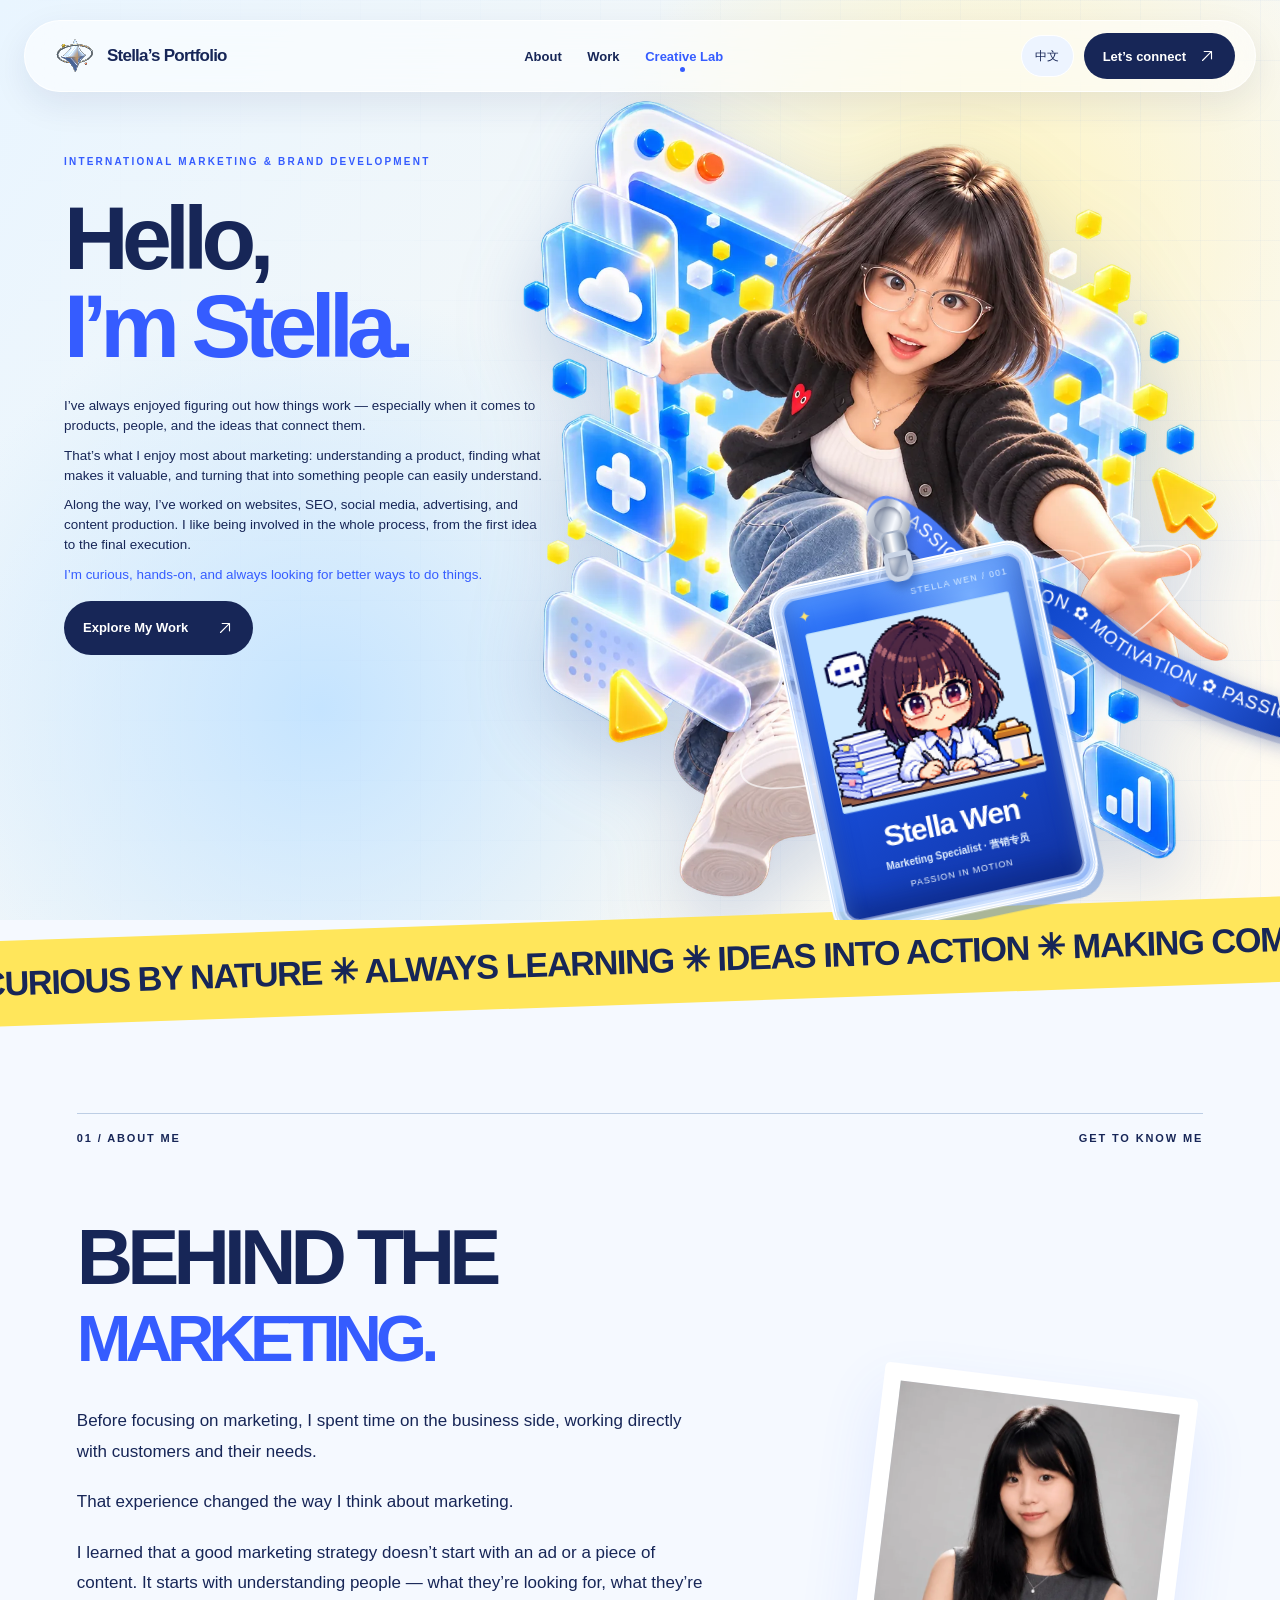
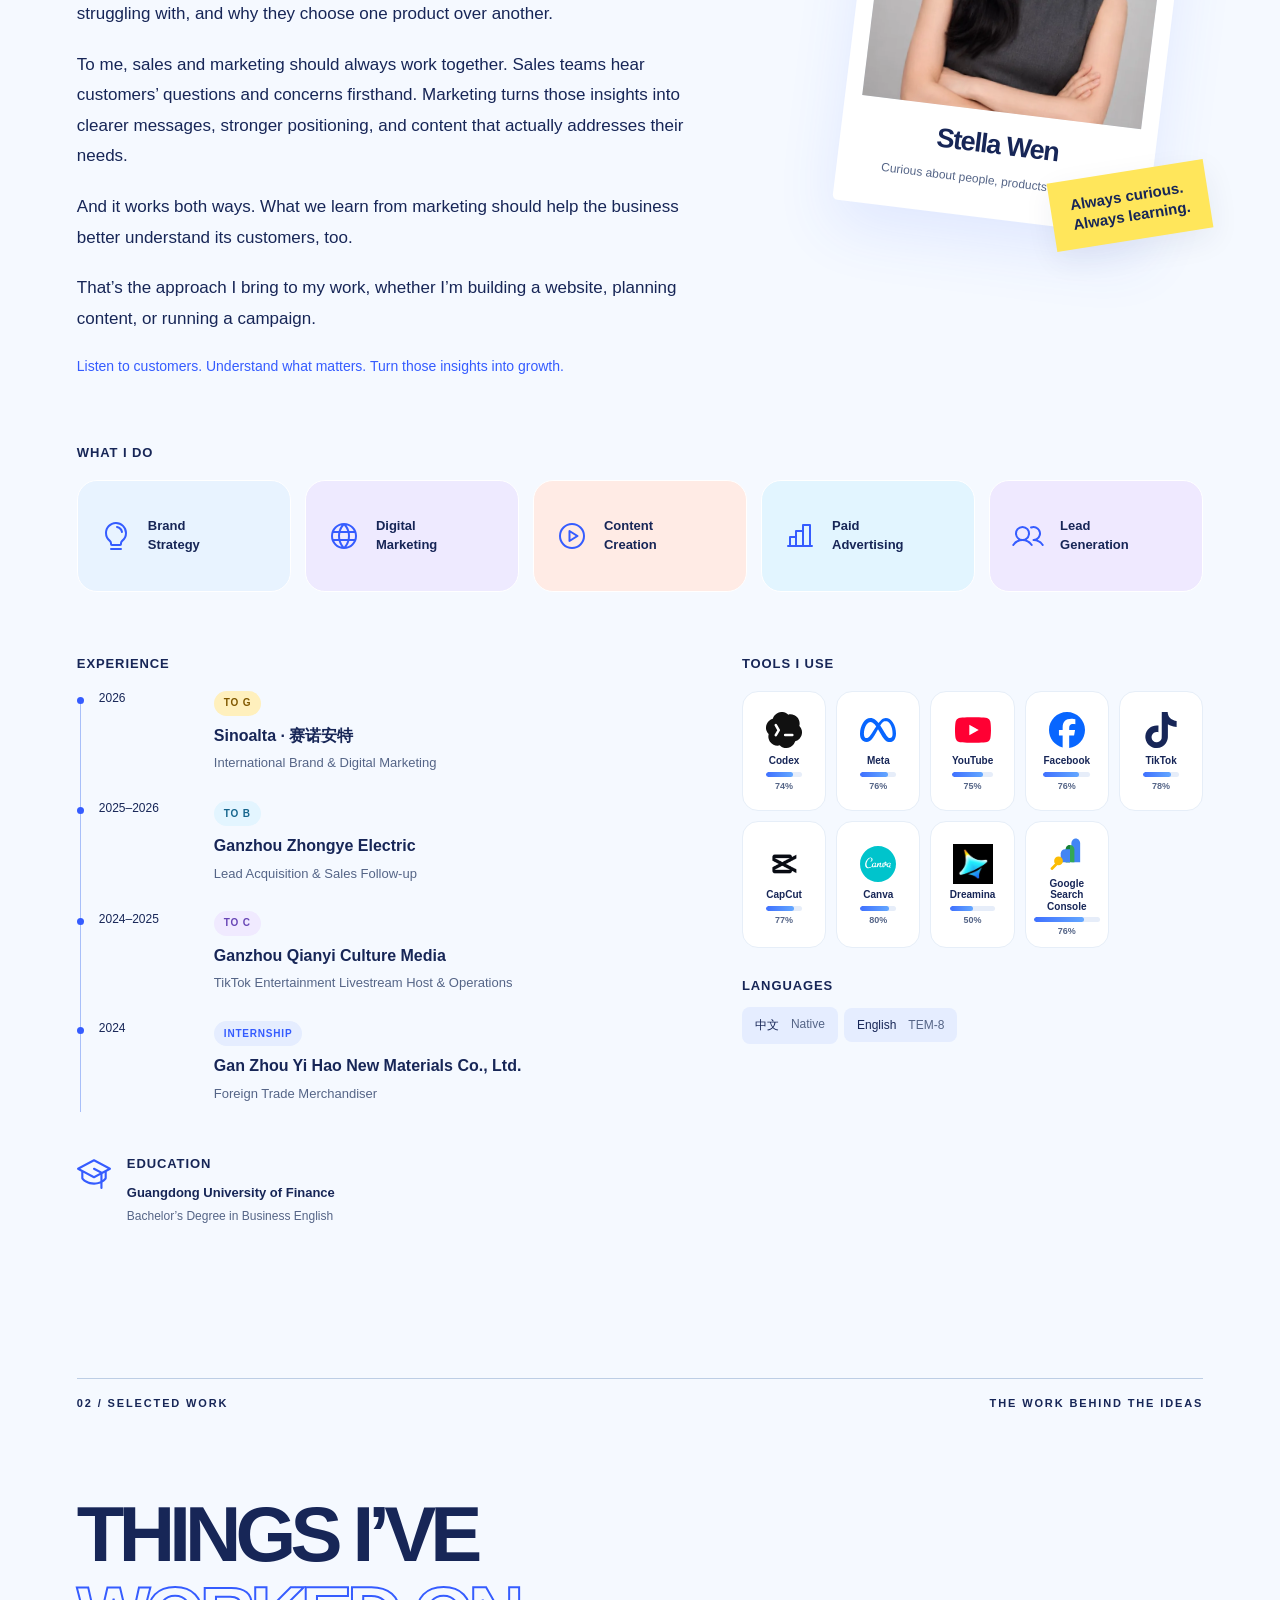
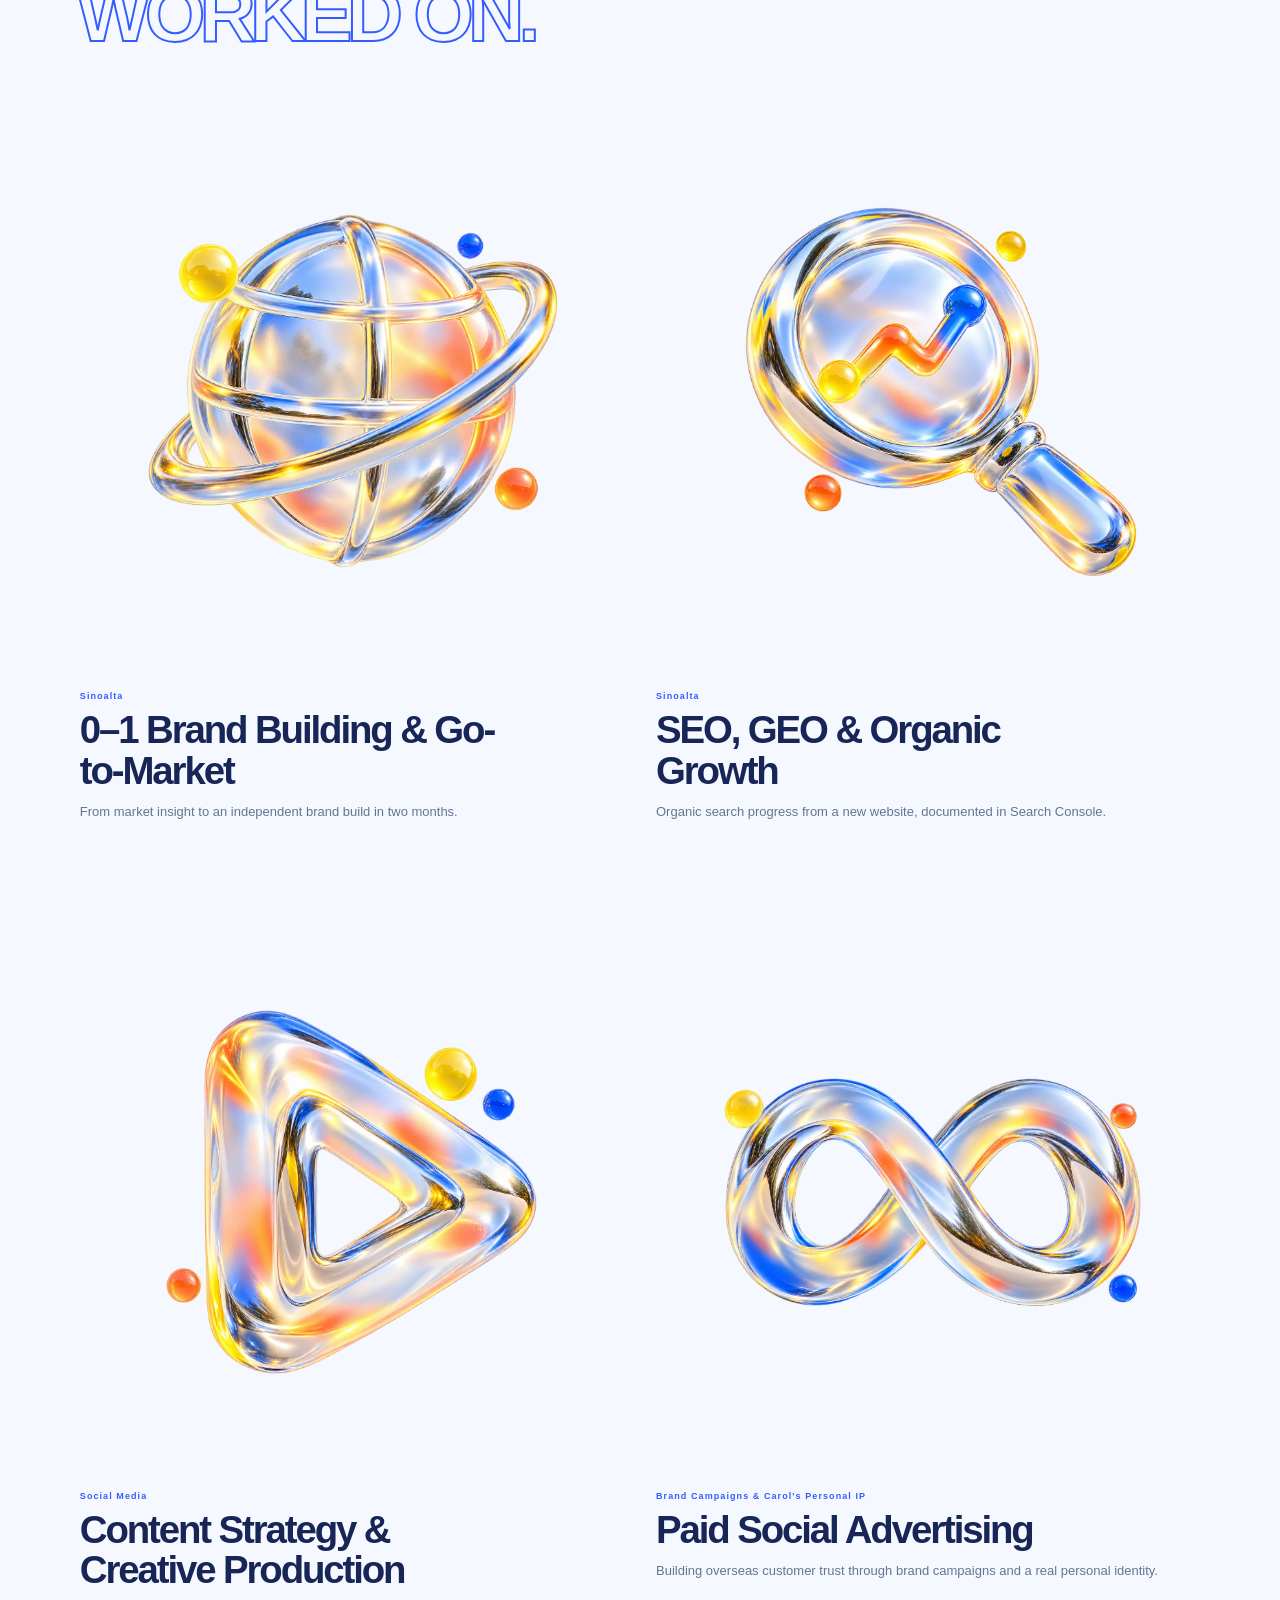
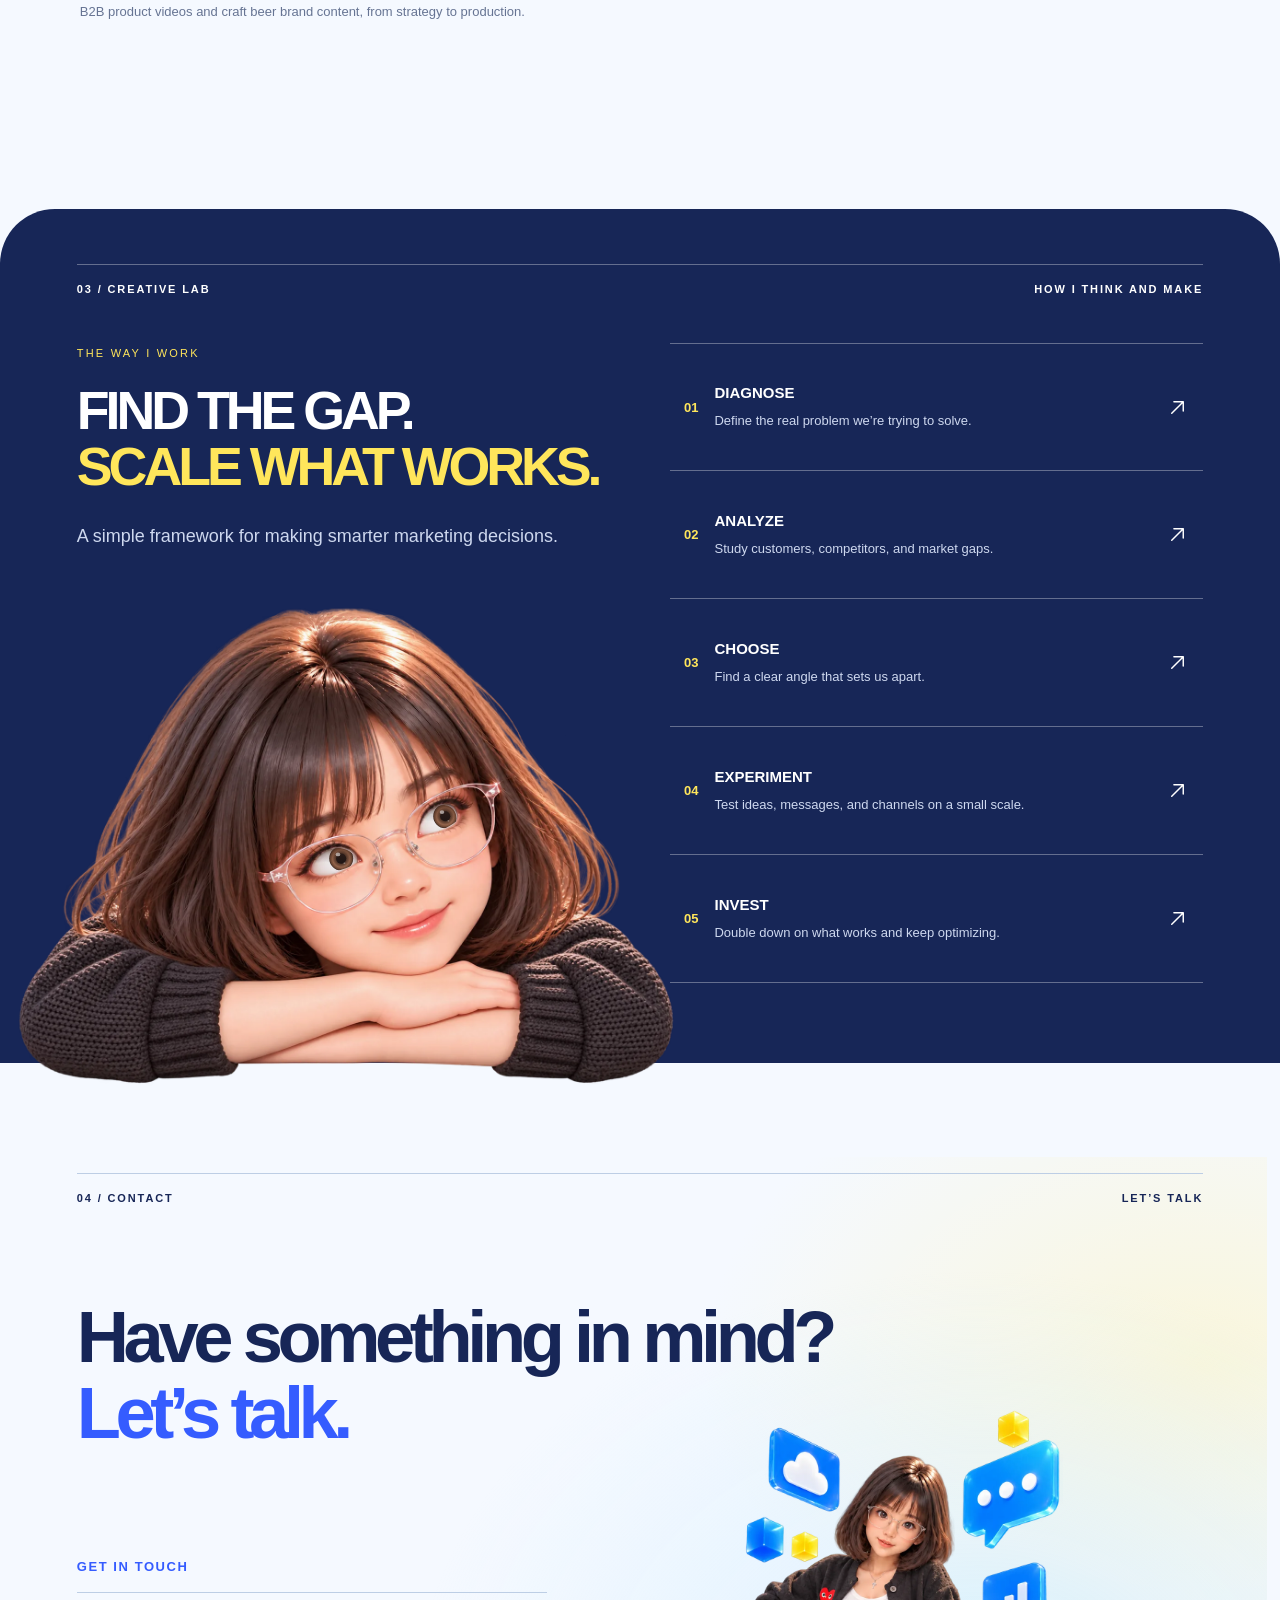
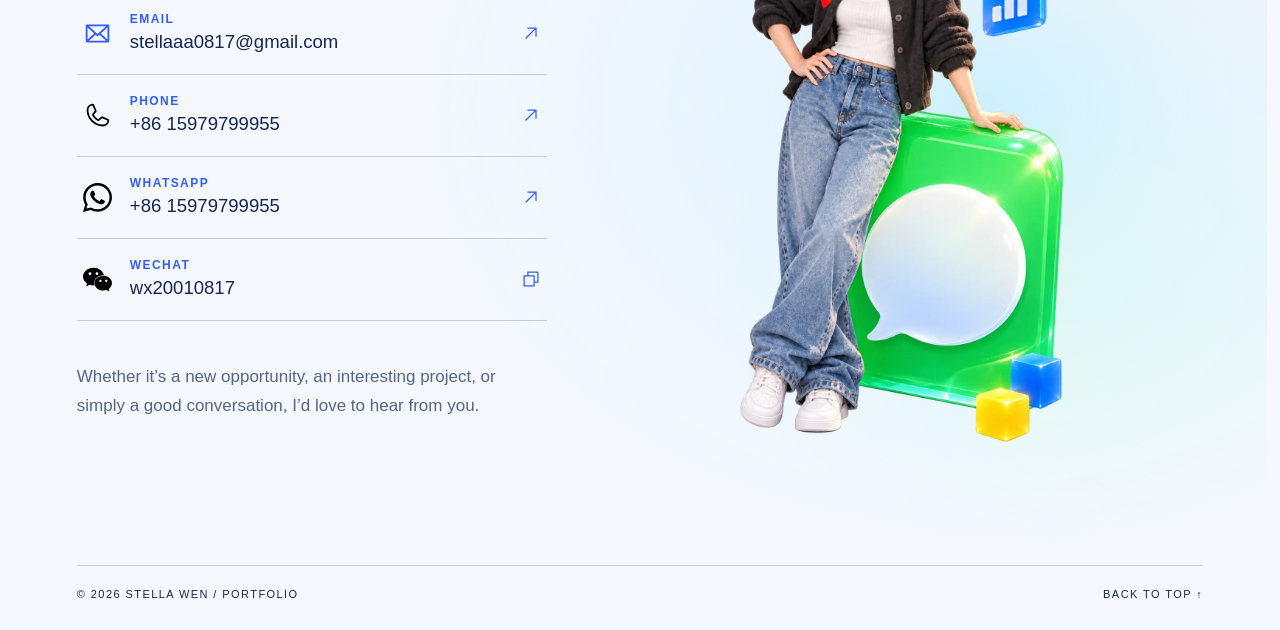
<file: index.html>
<!doctype html><html lang="en"><head><meta charset="utf-8"><meta name="viewport" content="width=device-width,initial-scale=1"><meta name="robots" content="noindex,nofollow"><meta name="theme-color" content="#eaf4ff"><meta name="description" content="Stella Wen — International Marketing & Brand Development. Websites, organic growth, creative content and digital marketing."><title>Stella’s Portfolio — International Marketing & Brand Development</title><link rel="preload" as="image" href="hero-concepts/stella-interactive/stella-cartoon-scene.webp" fetchpriority="high"><link rel="stylesheet" href="styles.css"><link rel="stylesheet" href="hero-home.css?v=2"><link rel="stylesheet" href="portfolio.css?v=2"></head><body>
<a class="skip-link" href="#about">Skip to content</a>
<header class="nav glass"><a class="logo" href="#top" aria-label="Stella’s Portfolio home"><span class="stella-emblem" aria-hidden="true"><img class="stella-star-mark" src="assets/stella-orbit-star-icon.webp" alt="" width="48" height="48"><canvas width="138" height="138"></canvas></span> Stella’s Portfolio</a><button class="menu-toggle" type="button" aria-controls="main-navigation" aria-expanded="false" aria-label="Open navigation"><img src="assets/icons/list.svg" alt=""></button><nav id="main-navigation" aria-label="Main navigation"><a href="#about">About</a><a href="#work">Work</a><a href="#lab">Creative Lab</a><a class="mobile-nav-contact" href="#contact">Contact</a></nav><div class="nav-actions"><button class="language-toggle" type="button" aria-label="切换为中文" aria-pressed="false"><span>中文</span></button><a class="nav-cta" href="#contact">Let’s connect <img src="assets/icons/arrow-up-right.svg" alt=""></a></div></header>
<main id="top"><section class="stella-hero" aria-label="Stella 互动主视觉设计稿"><div class="stella-grid"></div><div class="stella-hero-copy"><p class="stella-eyebrow">INTERNATIONAL MARKETING &amp; BRAND DEVELOPMENT</p><h1>Hello,<br><em>I’m Stella.</em></h1><div class="stella-description"><p>I’ve always enjoyed figuring out how things work — especially when it comes to products, people, and the ideas that connect them.</p><p>That’s what I enjoy most about marketing: understanding a product, finding what makes it valuable, and turning that into something people can easily understand.</p><p>Along the way, I’ve worked on websites, SEO, social media, advertising, and content production. I like being involved in the whole process, from the first idea to the final execution.</p><p class="hero-closing-line">I’m curious, hands-on, and always looking for better ways to do things.</p></div><div class="hero-actions"><a class="pill dark" href="#work">Explore My Work <img src="assets/icons/arrow-up-right.svg" alt=""></a></div></div>
<div class="stella-scene"><img src="hero-concepts/stella-interactive/stella-cartoon-scene.webp" alt="卡通形象 Stella 从毛玻璃屏幕里跳出来，伸手追逐工牌" class="stella-stella-scene" width="1171" height="1343" decoding="async" fetchpriority="high"><div class="stella-speed stella-speed-one" aria-hidden="true"></div><div class="stella-speed stella-speed-two" aria-hidden="true"></div>
<div class="stella-badge-stage">
  <svg class="stella-lanyard" viewBox="0 0 650 660" aria-hidden="true">
    <defs>
      <linearGradient id="strapBlue" x1="0" y1="0" x2="1" y2="1"><stop stop-color="#5786ff"/><stop offset=".38" stop-color="#1048cb"/><stop offset=".7" stop-color="#2860e8"/><stop offset="1" stop-color="#0c329e"/></linearGradient>
      <path id="strapTail" d="M305 155 C355 181 351 242 419 264 S475 319 523 352 S591 407 690 457"/>
    </defs>
    <use href="#strapTail" fill="none" stroke="#1b328a" stroke-width="43" opacity=".18" transform="translate(5 7)"/>
    <use href="#strapTail" fill="none" stroke="url(#strapBlue)" stroke-width="38" stroke-linecap="round"/>
    <use href="#strapTail" fill="none" stroke="#91b2ff" stroke-width="2" opacity=".7" stroke-dasharray="2 5"/>
    <text class="stella-strap-copy"><textPath href="#strapTail" startOffset="2%">PASSION IN MOTION ✿ MOTIVATION ✿ PASSION IN MOTION ✿</textPath></text>
  </svg>
  <button class="stella-badge" type="button" aria-label="翻转 Stella 工牌，查看比耶卡通形象" aria-pressed="false">
    <span class="stella-hardware" aria-hidden="true"><span class="stella-metal-ring"></span><span class="stella-swivel"></span><span class="stella-metal-clip"></span></span>
    <span class="stella-badge-rotor">
      <span class="stella-badge-face stella-badge-front">
        <span class="stella-badge-inset"><span class="stella-card-top"><span>✦</span><span>STELLA WYNN / 001</span></span><span class="stella-photo-frame"><img class="stella-avatar-image stella-working" decoding="async" src="hero-concepts/stella-interactive/avatar-working.webp" alt="" draggable="false"></span><span class="stella-badge-name">Stella wynn<sup>✦</sup></span><span class="stella-badge-role">Marketing Specialist · 营销专员</span><span class="stella-badge-motto">PASSION IN MOTION</span></span>
      </span>
      <span class="stella-badge-face stella-badge-back">
        <span class="stella-badge-inset"><span class="stella-card-top"><span>♥</span><span>STELLA WYNN / 001</span></span><span class="stella-photo-frame"><img class="stella-avatar-image stella-happy" decoding="async" src="hero-concepts/stella-interactive/avatar-working.webp" data-src="hero-concepts/stella-interactive/avatar-happy.webp" alt="" draggable="false"></span><span class="stella-badge-name">Stella wynn<sup>✦</sup></span><span class="stella-badge-role">Marketing Specialist · 营销专员</span><span class="stella-badge-motto">PASSION IN MOTION</span></span>
      </span>
    </span>
  </button>
</div></div></section>
<div class="ticker" aria-label="Curious by nature, always learning, ideas into action, making complex things simple"><div>CURIOUS BY NATURE ✳ ALWAYS LEARNING ✳ IDEAS INTO ACTION ✳ MAKING COMPLEX THINGS SIMPLE ✳ CURIOUS BY NATURE ✳ ALWAYS LEARNING ✳ IDEAS INTO ACTION ✳ MAKING COMPLEX THINGS SIMPLE ✳</div></div>
<section class="section about" id="about"><div class="section-label"><span>01 / ABOUT ME</span><span>GET TO KNOW ME</span></div>
<div class="about-grid"><div class="about-intro"><h2>BEHIND THE<br><em>MARKETING.</em></h2><p>Before focusing on marketing, I spent time on the business side, working directly with customers and their needs.</p><p>That experience changed the way I think about marketing.</p><p>I learned that a good marketing strategy doesn’t start with an ad or a piece of content. It starts with understanding people — what they’re looking for, what they’re struggling with, and why they choose one product over another.</p><p>To me, sales and marketing should always work together. Sales teams hear customers’ questions and concerns firsthand. Marketing turns those insights into clearer messages, stronger positioning, and content that actually addresses their needs.</p><p>And it works both ways. What we learn from marketing should help the business better understand its customers, too.</p><p>That’s the approach I bring to my work, whether I’m building a website, planning content, or running a campaign.</p><p class="strength-line">Listen to customers. Understand what matters. Turn those insights into growth.</p></div><div class="about-aside"><div class="avatar-polaroid"><img src="assets/stella-professional-photo.webp" alt="Stella Wen in a charcoal sleeveless top, smiling with arms crossed" loading="lazy"><span>Stella Wen</span><small>Curious about people, products and ideas.</small></div><span class="portrait-note">Always curious.<br>Always learning.</span></div></div>
<div class="what-i-do"><h3 class="small-heading">WHAT I DO</h3><div class="capability-grid">
<div><img src="assets/icons/lightbulb.svg" alt=""><span>Brand<br>Strategy</span></div><div><img src="assets/icons/globe.svg" alt=""><span>Digital<br>Marketing</span></div><div><img src="assets/icons/play-circle.svg" alt=""><span>Content<br>Creation</span></div><div><img src="assets/icons/chart-bar.svg" alt=""><span>Paid<br>Advertising</span></div><div><img src="assets/icons/users.svg" alt=""><span>Lead<br>Generation</span></div></div></div>
<div class="about-details"><div><h3 class="small-heading">EXPERIENCE</h3><ol class="experience"><li class="experience-g"><time>2026</time><div><span class="experience-audience">To G</span><strong>Sinoalta · 赛诺安特</strong><p>International Brand &amp; Digital Marketing</p></div></li><li class="experience-b"><time>2025–2026</time><div><span class="experience-audience">To B</span><strong>Ganzhou Zhongye Electric</strong><p>Lead Acquisition &amp; Sales Follow-up</p></div></li><li class="experience-c"><time>2024–2025</time><div><span class="experience-audience experience-type">To C</span><strong>Ganzhou Qianyi Culture Media</strong><p>TikTok Entertainment Livestream Host &amp; Operations</p></div></li><li class="experience-internship"><time>2024</time><div><span class="experience-audience">Internship</span><strong>Gan Zhou Yi Hao New Materials Co., Ltd.</strong><p>Foreign Trade Merchandiser</p></div></li></ol><div class="education"><img src="assets/icons/graduation-cap.svg" alt=""><div><h3 class="small-heading">EDUCATION</h3><strong>Guangdong University of Finance</strong><p>Bachelor’s Degree in Business English</p></div></div></div><div><h3 class="small-heading">TOOLS I USE</h3><div class="tool-grid" id="about-tools"></div><div class="languages"><h3 class="small-heading">LANGUAGES</h3><span>中文 <b>Native</b></span><span>English <b>TEM-8</b></span></div></div></div></section>
<section class="section work" id="work"><div class="section-label"><span>02 / SELECTED WORK</span><span>THE WORK BEHIND THE IDEAS</span></div><div class="work-head"><h2>THINGS I’VE<br><em>WORKED ON.</em></h2></div><div class="projects" id="project-grid"></div></section>
<section class="lab" id="lab"><div class="section"><div class="section-label"><span>03 / CREATIVE LAB</span><span>HOW I THINK AND MAKE</span></div><div class="lab-grid"><div class="lab-copy"><small>THE WAY I WORK</small><h2>FIND THE GAP.<br><em>SCALE WHAT WORKS.</em></h2><p class="lab-intro">A simple framework for making smarter marketing decisions.</p><div class="lab-portrait" aria-hidden="true"><img src="assets/stella-lab-gaze-base.webp" alt="" width="1448" height="1086" loading="lazy"><svg class="lab-eyes" viewBox="0 0 1448 1086" aria-hidden="true"><defs><clipPath id="lab-eye-mask-left"><path d="M646 603 C655 568 687 550 715 555 C732 558 745 571 752 584 C718 603 676 618 646 603Z"/></clipPath><clipPath id="lab-eye-mask-right"><path d="M883 522 C883 490 909 458 939 461 C957 463 966 480 963 496 C944 512 914 525 883 522Z"/></clipPath><radialGradient id="lab-iris"><stop stop-color="#241817"/><stop offset=".4" stop-color="#493025"/><stop offset=".72" stop-color="#94644b"/><stop offset=".91" stop-color="#684431"/><stop offset="1" stop-color="#38251f"/></radialGradient><linearGradient id="lab-lid-shadow" x1="0" y1="0" x2="0" y2="1"><stop stop-color="#48291d" stop-opacity=".5"/><stop offset=".55" stop-color="#48291d" stop-opacity="0"/></linearGradient><g id="lab-iris-shape"><circle r="26" fill="url(#lab-iris)"/><circle r="11" fill="#201615"/><ellipse cx="-7" cy="-9" rx="5" ry="4" fill="#fff" opacity=".72"/><circle cx="7" cy="10" r="2" fill="#fff" opacity=".3"/></g></defs><g clip-path="url(#lab-eye-mask-left)"><g transform="translate(708 580)"><g class="lab-iris-motion"><use href="#lab-iris-shape"/></g></g><path d="M642 550H758V615H642Z" fill="url(#lab-lid-shadow)"/></g><g clip-path="url(#lab-eye-mask-right)"><g transform="translate(934 488)"><g class="lab-iris-motion"><use href="#lab-iris-shape"/></g></g><path d="M878 457H970V528H878Z" fill="url(#lab-lid-shadow)"/></g></svg></div></div><div class="lab-list"><p><b>01</b><span class="principle"><strong>DIAGNOSE</strong><small>Define the real problem we’re trying to solve.</small></span><img src="assets/icons/arrow-up-right.svg" alt=""></p><p><b>02</b><span class="principle"><strong>ANALYZE</strong><small>Study customers, competitors, and market gaps.</small></span><img src="assets/icons/arrow-up-right.svg" alt=""></p><p><b>03</b><span class="principle"><strong>CHOOSE</strong><small>Find a clear angle that sets us apart.</small></span><img src="assets/icons/arrow-up-right.svg" alt=""></p><p><b>04</b><span class="principle"><strong>EXPERIMENT</strong><small>Test ideas, messages, and channels on a small scale.</small></span><img src="assets/icons/arrow-up-right.svg" alt=""></p><p><b>05</b><span class="principle"><strong>INVEST</strong><small>Double down on what works and keep optimizing.</small></span><img src="assets/icons/arrow-up-right.svg" alt=""></p></div></div></div></section>
<section class="section contact" id="contact"><div class="section-label"><span>04 / CONTACT</span><span>LET’S TALK</span></div><h2><span>Have something in mind?</span><em>Let’s talk.</em></h2><div class="contact-row"><div class="contact-details"><h3 class="contact-get-in-touch">GET IN TOUCH</h3><div id="contact-method"></div><p class="contact-description">Whether it’s a new opportunity, an interesting project, or simply a good conversation, I’d love to hear from you.</p></div><div class="contact-scene" aria-hidden="true"><img src="assets/stella-contact-reference-transparent.webp" alt="" width="878" height="1792" loading="lazy"></div></div><footer><span>© 2026 STELLA WEN / PORTFOLIO</span><a href="#top">BACK TO TOP ↑</a></footer></section>
</main><dialog id="project-detail" aria-labelledby="detail-title"><div class="detail-toolbar"><a class="detail-home" href="#work">STELLA’S PORTFOLIO / SELECTED WORK</a><button class="dialog-close" type="button" aria-label="Close project details"><img src="assets/icons/x.svg" alt=""></button></div><div id="detail-content"></div></dialog>
<dialog id="lead-gallery" aria-labelledby="lead-gallery-title"><div class="lead-gallery-shell"><div class="lead-gallery-top"><div><small>REAL INQUIRY EVIDENCE</small><h2 id="lead-gallery-title">Inquiry Evidence</h2></div><button class="lead-gallery-close" type="button" aria-label="Close inquiry gallery"><img src="assets/icons/x.svg" alt=""></button></div><figure><img id="lead-gallery-image" alt=""><figcaption><strong id="lead-gallery-caption"></strong><span id="lead-gallery-description"></span><a id="lead-gallery-fullsize" target="_blank" rel="noopener noreferrer">View full-size screenshot ↗</a></figcaption></figure><div class="lead-gallery-controls"><button type="button" data-lead-prev aria-label="Previous screenshot">← <span>Previous</span></button><span id="lead-gallery-count" aria-live="polite"></span><button type="button" data-lead-next aria-label="Next screenshot"><span>Next</span> →</button></div></div></dialog>
<script src="stella-star-3d.js?v=2"></script><script src="portfolio-data.js"></script><script src="script.js?v=2"></script><script src="hero-home.js?v=2"></script><script src="i18n.js"></script></body></html>
</file>
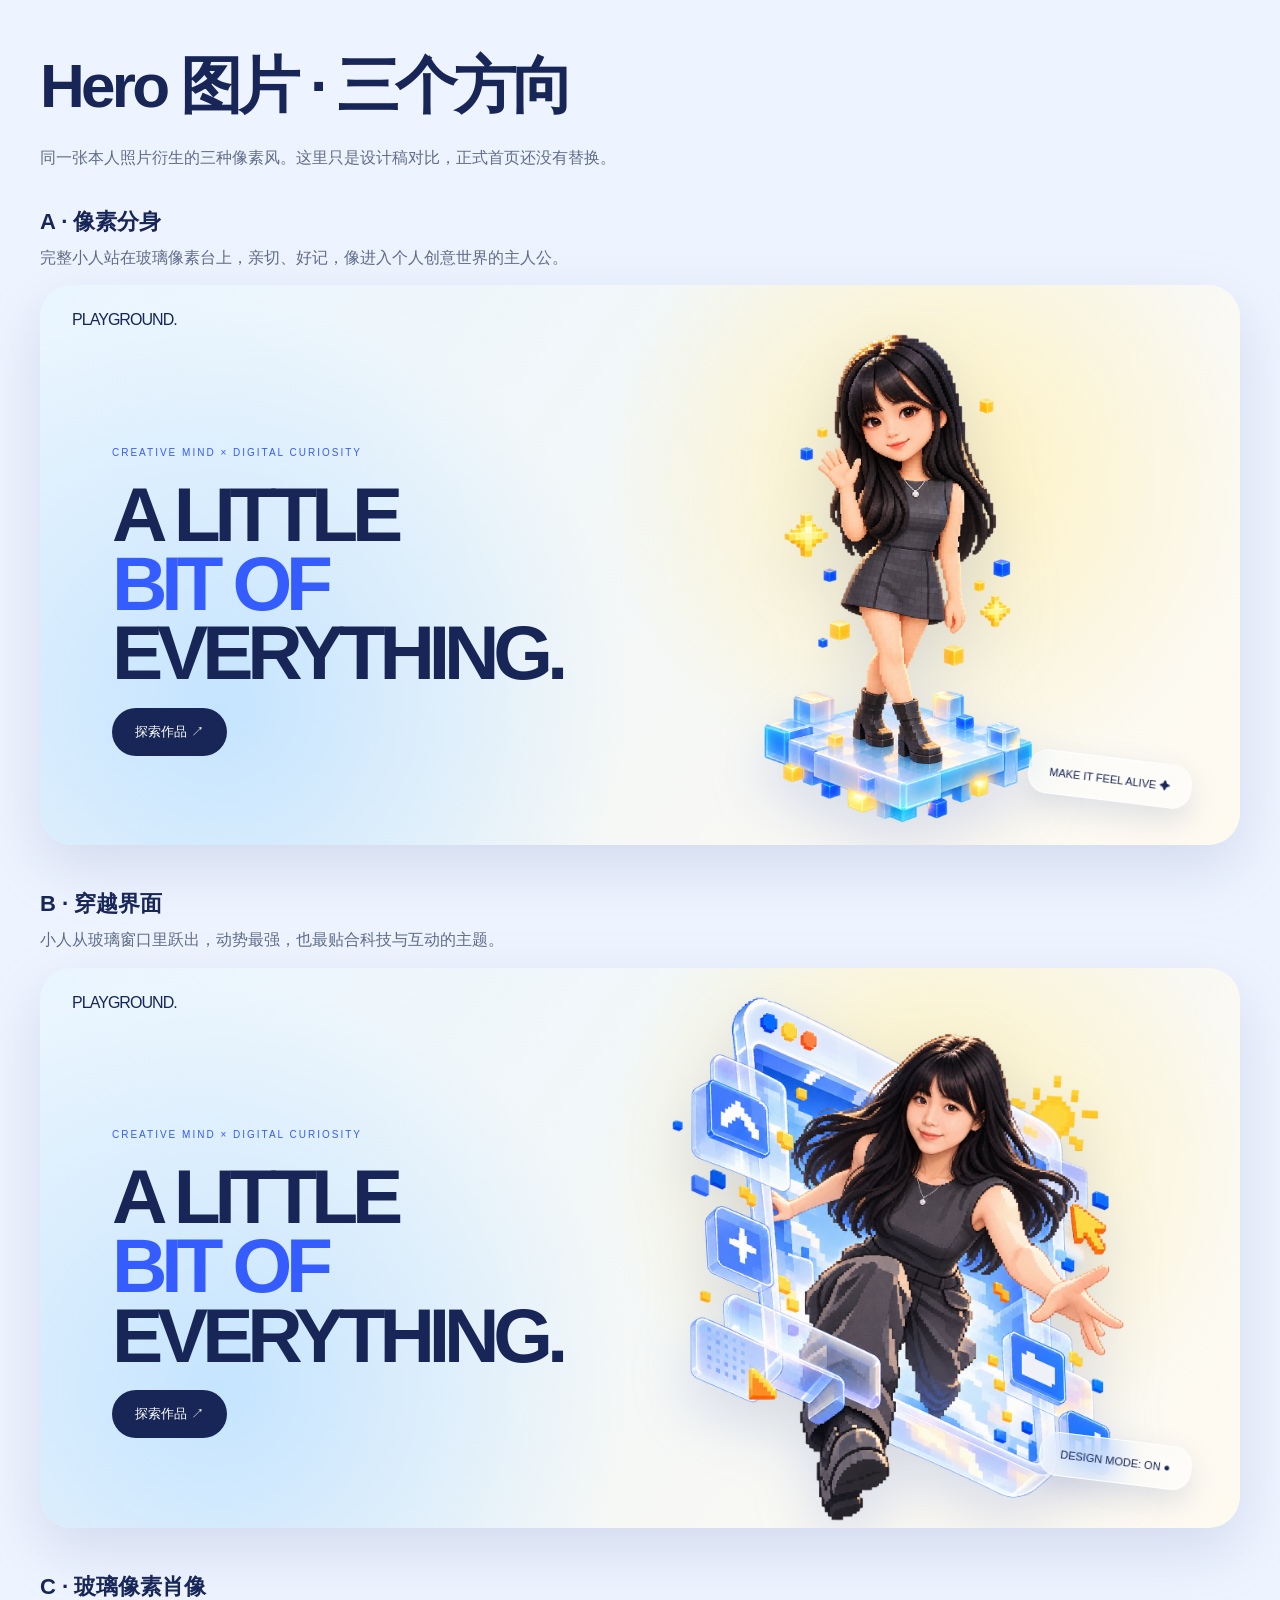
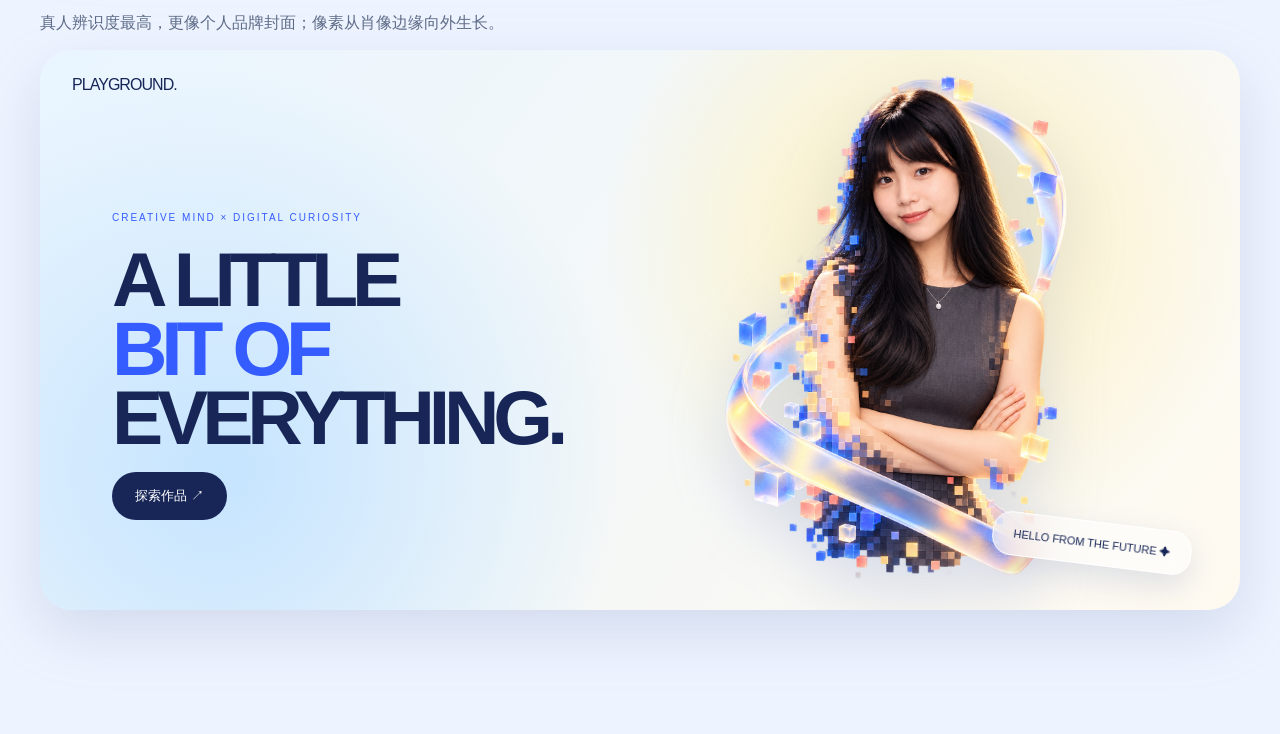
<file: hero-concepts/index.html>
<!doctype html><html lang="zh-CN"><head><meta charset="utf-8"><meta name="viewport" content="width=device-width,initial-scale=1"><meta name="robots" content="noindex,nofollow"><title>Hero 图片设计稿 · 三个方向</title><style>
*{box-sizing:border-box}body{margin:0;padding:44px 22px 80px;background:#eef4ff;color:#172657;font-family:"Avenir Next","Segoe UI",Arial,sans-serif}main{max-width:1200px;margin:auto}h1{font-size:clamp(36px,5vw,62px);letter-spacing:-.06em;margin:0 0 8px}p{line-height:1.7}.intro{color:#5f6d89;margin-bottom:36px}.option{margin:0 0 44px}.option h2{font-size:22px;margin:0 0 7px}.option>p{margin:0 0 14px;color:#5f6d89}.mock{height:560px;position:relative;overflow:hidden;border-radius:32px;background:radial-gradient(circle at 74% 34%,#fff1bb,transparent 34%),radial-gradient(circle at 15% 75%,#c5e4ff,transparent 37%),linear-gradient(125deg,#e9f5ff,#fffaf0);box-shadow:0 22px 60px #6275a633}.mock:before{content:"PLAYGROUND.";position:absolute;top:26px;left:32px;font-size:16px;font-weight:450;letter-spacing:-.06em}.copy{position:absolute;z-index:2;left:6%;top:28%;max-width:50%}.copy small{font-size:10px;font-weight:450;letter-spacing:.2em;color:#355cff}.copy strong{display:block;margin:20px 0;font-size:clamp(44px,6vw,88px);line-height:.9;letter-spacing:-.08em}.copy strong em{font-style:normal;color:#355cff}.copy span{display:inline-block;border-radius:100px;background:#172657;color:#fff;padding:15px 23px;font-size:13px;font-weight:450}.mock img{position:absolute;right:0;top:4%;width:57%;height:94%;object-fit:contain;filter:drop-shadow(0 25px 30px #637ac43a)}.mock.b img{width:62%;right:-2%;top:5%}.mock.c img{width:58%;right:0;top:1%}.frost{position:absolute;z-index:3;right:4%;bottom:8%;padding:15px 20px;border:1px solid #fff;border-radius:19px;background:#ffffff77;box-shadow:0 12px 30px #6676ad33;backdrop-filter:blur(17px);font-size:11px;font-weight:450;transform:rotate(7deg)}@media(max-width:700px){body{padding:25px 12px}.mock{height:620px}.copy{left:6%;top:20%;max-width:90%}.copy strong{font-size:clamp(50px,11vw,75px)}.mock img,.mock.b img,.mock.c img{width:100%;height:58%;top:auto;bottom:0;right:-20%}.frost{bottom:7%}}
</style></head><body><main><h1>Hero 图片 · 三个方向</h1><p class="intro">同一张本人照片衍生的三种像素风。这里只是设计稿对比，正式首页还没有替换。</p>
<section class="option"><h2>A · 像素分身</h2><p>完整小人站在玻璃像素台上，亲切、好记，像进入个人创意世界的主人公。</p><div class="mock a"><div class="copy"><small>CREATIVE MIND × DIGITAL CURIOSITY</small><strong>A LITTLE<br><em>BIT OF</em><br>EVERYTHING.</strong><span>探索作品 ↗</span></div><img src="A-pixel-avatar.png" alt="A 方案：挥手的全身像素小人"><div class="frost">MAKE IT FEEL ALIVE ✦</div></div></section>
<section class="option"><h2>B · 穿越界面</h2><p>小人从玻璃窗口里跃出，动势最强，也最贴合科技与互动的主题。</p><div class="mock b"><div class="copy"><small>CREATIVE MIND × DIGITAL CURIOSITY</small><strong>A LITTLE<br><em>BIT OF</em><br>EVERYTHING.</strong><span>探索作品 ↗</span></div><img src="B-glass-portal.png" alt="B 方案：从玻璃界面跃出的像素小人"><div class="frost">DESIGN MODE: ON ●</div></div></section>
<section class="option"><h2>C · 玻璃像素肖像</h2><p>真人辨识度最高，更像个人品牌封面；像素从肖像边缘向外生长。</p><div class="mock c"><div class="copy"><small>CREATIVE MIND × DIGITAL CURIOSITY</small><strong>A LITTLE<br><em>BIT OF</em><br>EVERYTHING.</strong><span>探索作品 ↗</span></div><img src="C-pixel-glass-portrait.png" alt="C 方案：玻璃环绕的半身像素肖像"><div class="frost">HELLO FROM THE FUTURE ✦</div></div></section>
</main></body></html>
</file>
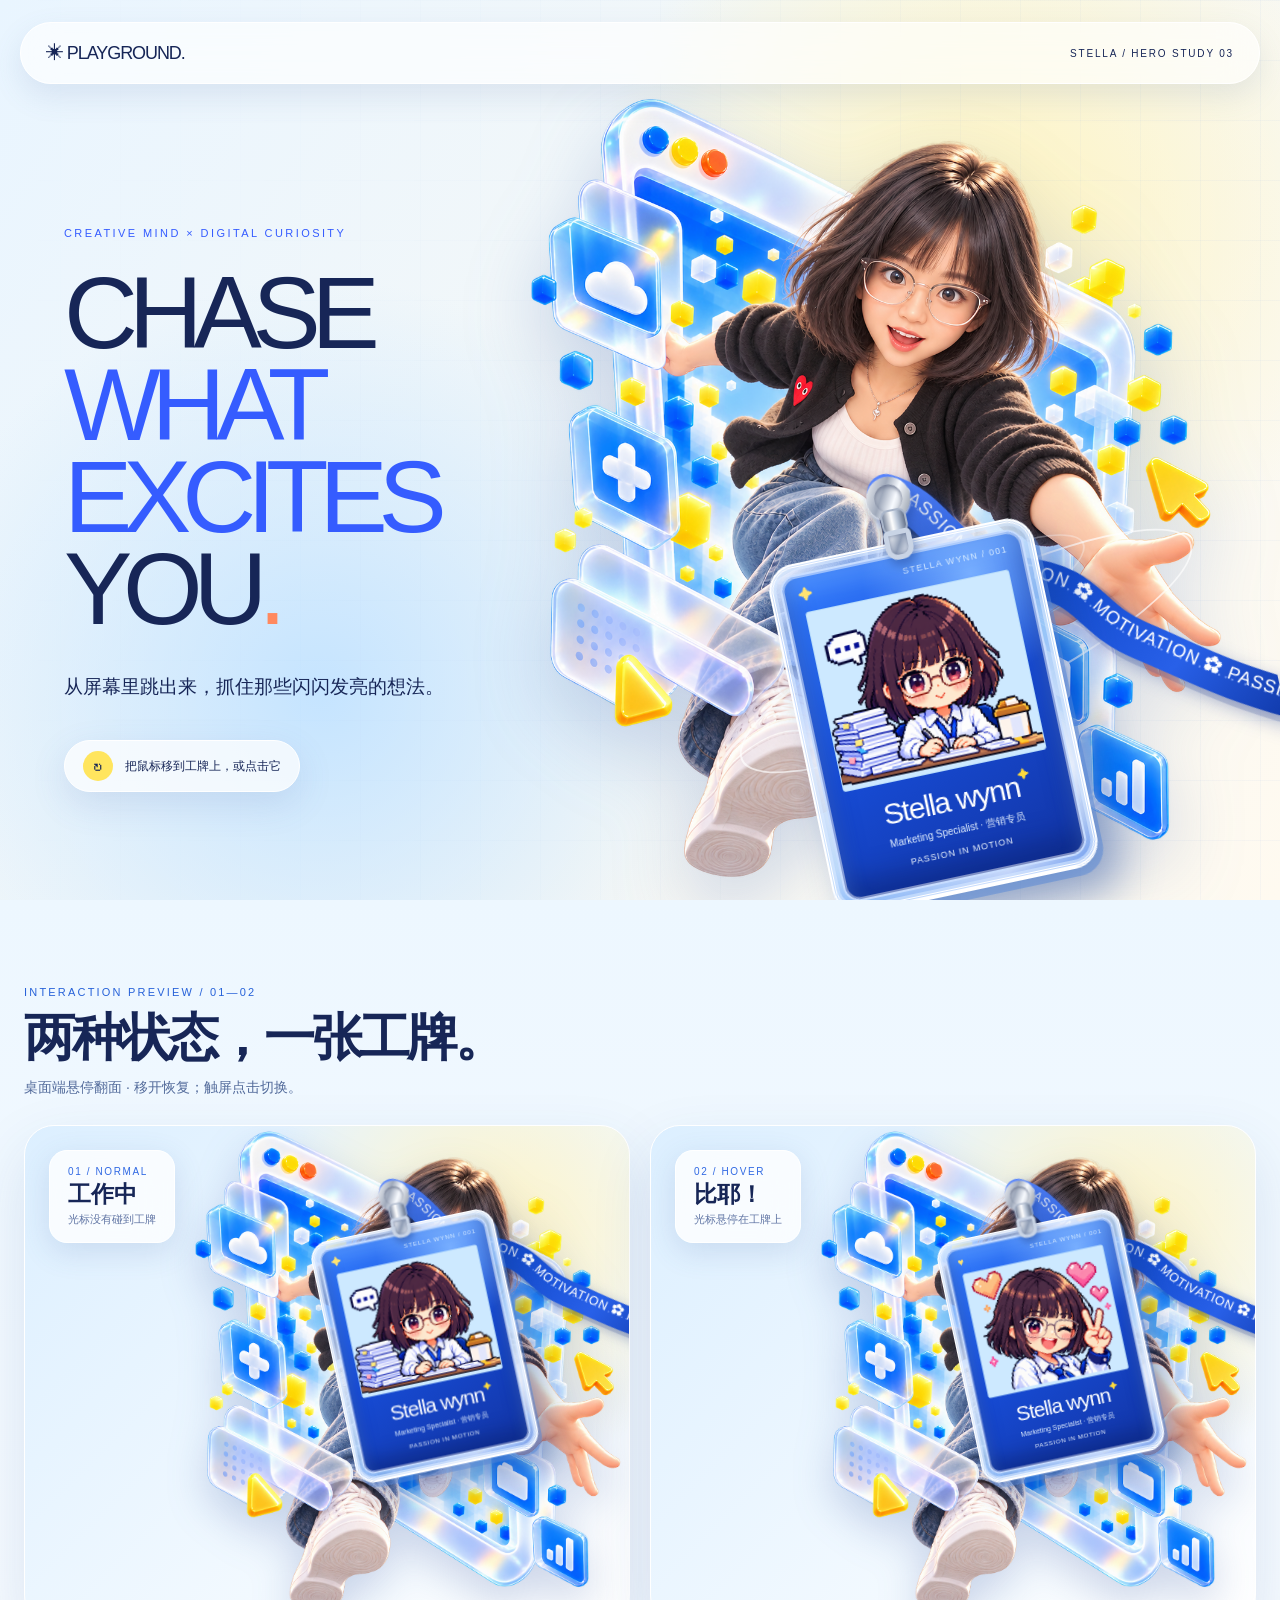
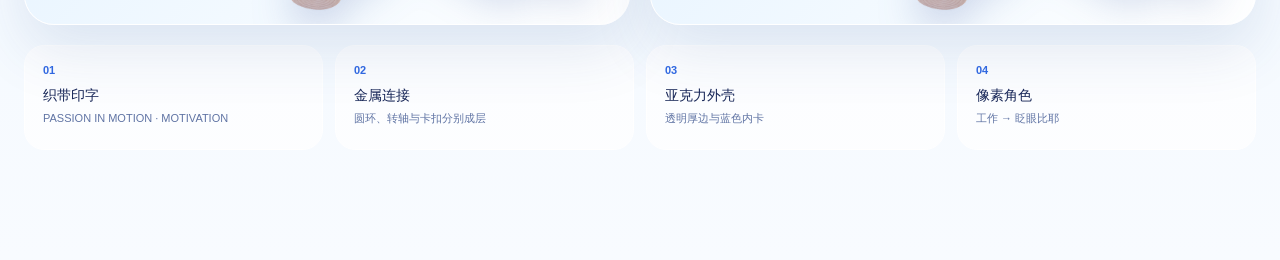
<file: hero-concepts/stella-interactive/index.html>
<!doctype html><html lang="zh-CN"><head><meta charset="utf-8"><meta name="viewport" content="width=device-width,initial-scale=1"><meta name="robots" content="noindex,nofollow"><title>Stella — Interactive Hero Study</title><link rel="stylesheet" href="style.css"><link rel="stylesheet" href="badge-v2.css"><link rel="stylesheet" href="comparison.css"></head><body>
<header class="topbar"><a href="../../index.html" aria-label="返回 portfolio 首页">✳ PLAYGROUND.</a><span>STELLA / HERO STUDY 03</span></header>
<main><section class="hero" aria-label="Stella 互动主视觉设计稿"><div class="grid"></div><div class="hero-copy"><p class="eyebrow">CREATIVE MIND × DIGITAL CURIOSITY</p><h1>CHASE<br><em>WHAT<br>EXCITES</em><br>YOU<span>.</span></h1><p class="description">从屏幕里跳出来，抓住那些闪闪发亮的想法。</p><div class="hint"><span class="hint-icon">↻</span><span>把鼠标移到工牌上，或点击它</span></div></div>
<div class="scene"><img src="stella-cartoon-scene.png" alt="卡通形象 Stella 从毛玻璃屏幕里跳出来，伸手追逐工牌" class="stella-scene"><div class="speed speed-one" aria-hidden="true"></div><div class="speed speed-two" aria-hidden="true"></div>
<div class="badge-stage">
  <svg class="lanyard" viewBox="0 0 650 660" aria-hidden="true">
    <defs>
      <linearGradient id="strapBlue" x1="0" y1="0" x2="1" y2="1"><stop stop-color="#5786ff"/><stop offset=".38" stop-color="#1048cb"/><stop offset=".7" stop-color="#2860e8"/><stop offset="1" stop-color="#0c329e"/></linearGradient>
      <path id="strapTail" d="M305 155 C355 181 351 242 419 264 S475 319 523 352 S591 407 690 457"/>
    </defs>
    <use href="#strapTail" fill="none" stroke="#1b328a" stroke-width="43" opacity=".18" transform="translate(5 7)"/>
    <use href="#strapTail" fill="none" stroke="url(#strapBlue)" stroke-width="38" stroke-linecap="round"/>
    <use href="#strapTail" fill="none" stroke="#91b2ff" stroke-width="2" opacity=".7" stroke-dasharray="2 5"/>
    <text class="strap-copy"><textPath href="#strapTail" startOffset="2%">PASSION IN MOTION ✿ MOTIVATION ✿ PASSION IN MOTION ✿</textPath></text>
  </svg>
  <button class="badge" type="button" aria-label="翻转 Stella 工牌，查看比耶卡通形象" aria-pressed="false">
    <span class="hardware" aria-hidden="true"><span class="metal-ring"></span><span class="swivel"></span><span class="metal-clip"></span></span>
    <span class="badge-rotor">
      <span class="badge-face badge-front">
        <span class="badge-inset"><span class="card-top"><span>✦</span><span>STELLA WYNN / 001</span></span><span class="photo-frame"><img class="avatar-image working" src="avatar-working.png" alt="" draggable="false"></span><span class="badge-name">Stella wynn<sup>✦</sup></span><span class="badge-role">Marketing Specialist · 营销专员</span><span class="badge-motto">PASSION IN MOTION</span></span>
      </span>
      <span class="badge-face badge-back">
        <span class="badge-inset"><span class="card-top"><span>♥</span><span>STELLA WYNN / 001</span></span><span class="photo-frame"><img class="avatar-image happy" src="avatar-happy.png" alt="" draggable="false"></span><span class="badge-name">Stella wynn<sup>✦</sup></span><span class="badge-role">Marketing Specialist · 营销专员</span><span class="badge-motto">PASSION IN MOTION</span></span>
      </span>
    </span>
  </button>
</div></div></section>
<section class="state-comparison" aria-labelledby="compare-title"><div class="compare-heading"><p>INTERACTION PREVIEW / 01—02</p><h2 id="compare-title">两种状态，一张工牌。</h2><span>桌面端悬停翻面 · 移开恢复；触屏点击切换。</span></div><div class="state-grid"><article class="state-card working-state"><div class="state-caption"><span>01 / NORMAL</span><strong>工作中</strong><small>光标没有碰到工牌</small></div><img src="stella-cartoon-scene.png" alt="Stella 从屏幕里跳出的主视觉背景"><div class="state-stage"></div></article><article class="state-card happy-state"><div class="state-caption"><span>02 / HOVER</span><strong>比耶！</strong><small>光标悬停在工牌上</small></div><img src="stella-cartoon-scene.png" alt="Stella 从屏幕里跳出的主视觉背景"><div class="state-stage"></div></article></div><div class="detail-strip"><div><b>01</b><span>织带印字</span><p>PASSION IN MOTION · MOTIVATION</p></div><div><b>02</b><span>金属连接</span><p>圆环、转轴与卡扣分别成层</p></div><div><b>03</b><span>亚克力外壳</span><p>透明厚边与蓝色内卡</p></div><div><b>04</b><span>像素角色</span><p>工作 → 眨眼比耶</p></div></div></section></main>
<script src="script.js"></script></body></html>
</file>
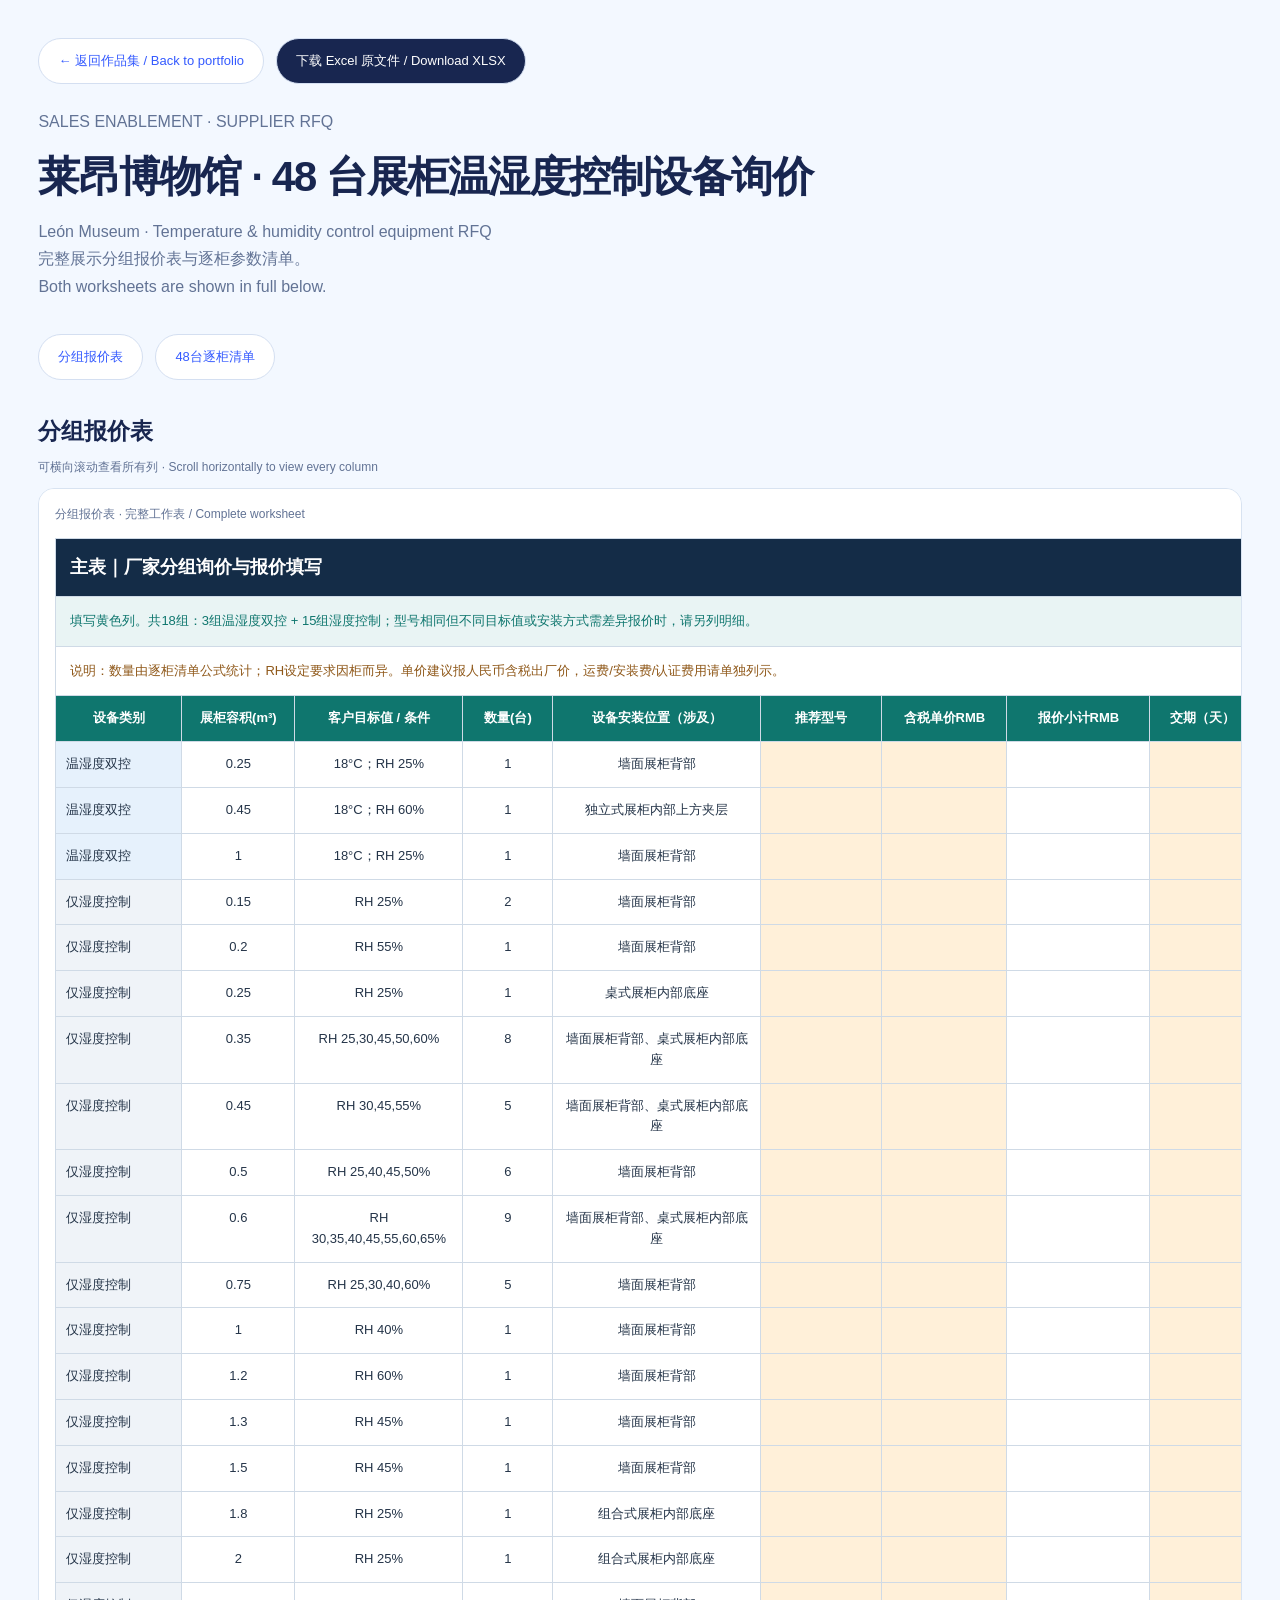
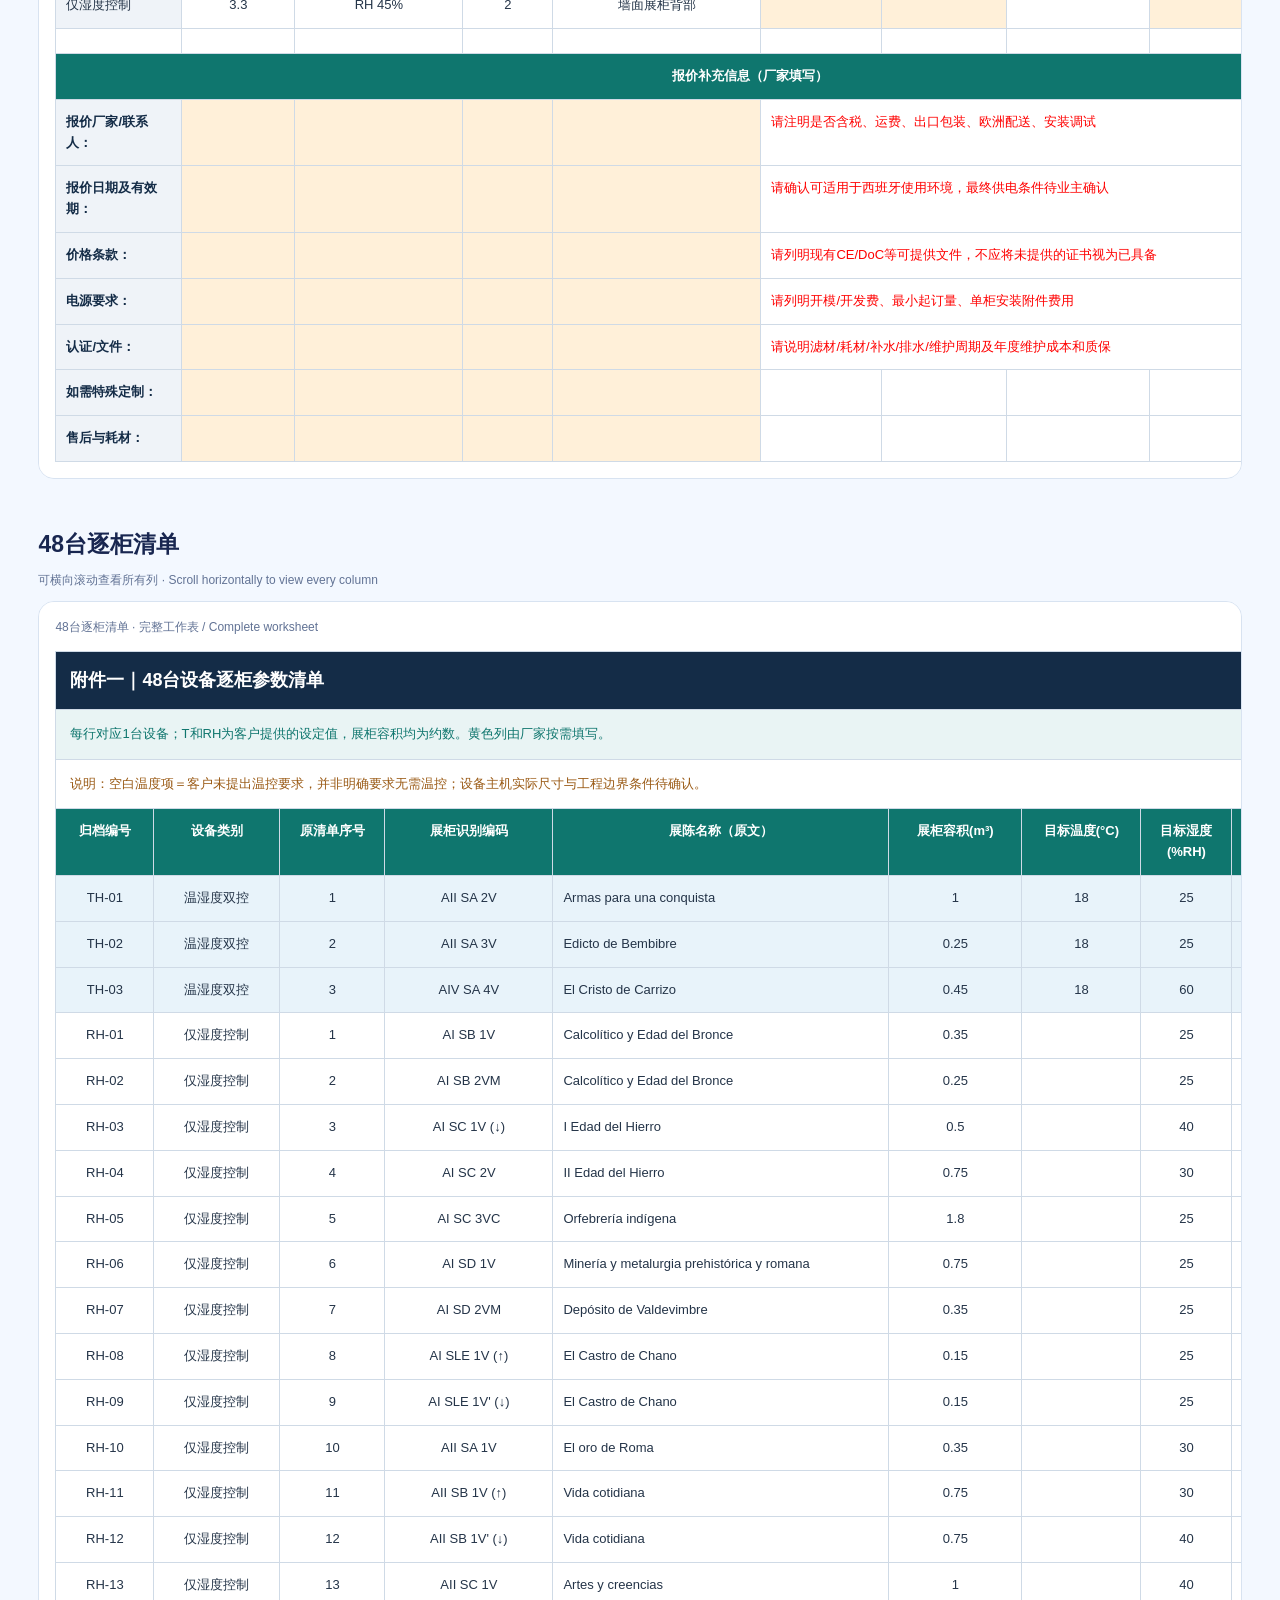
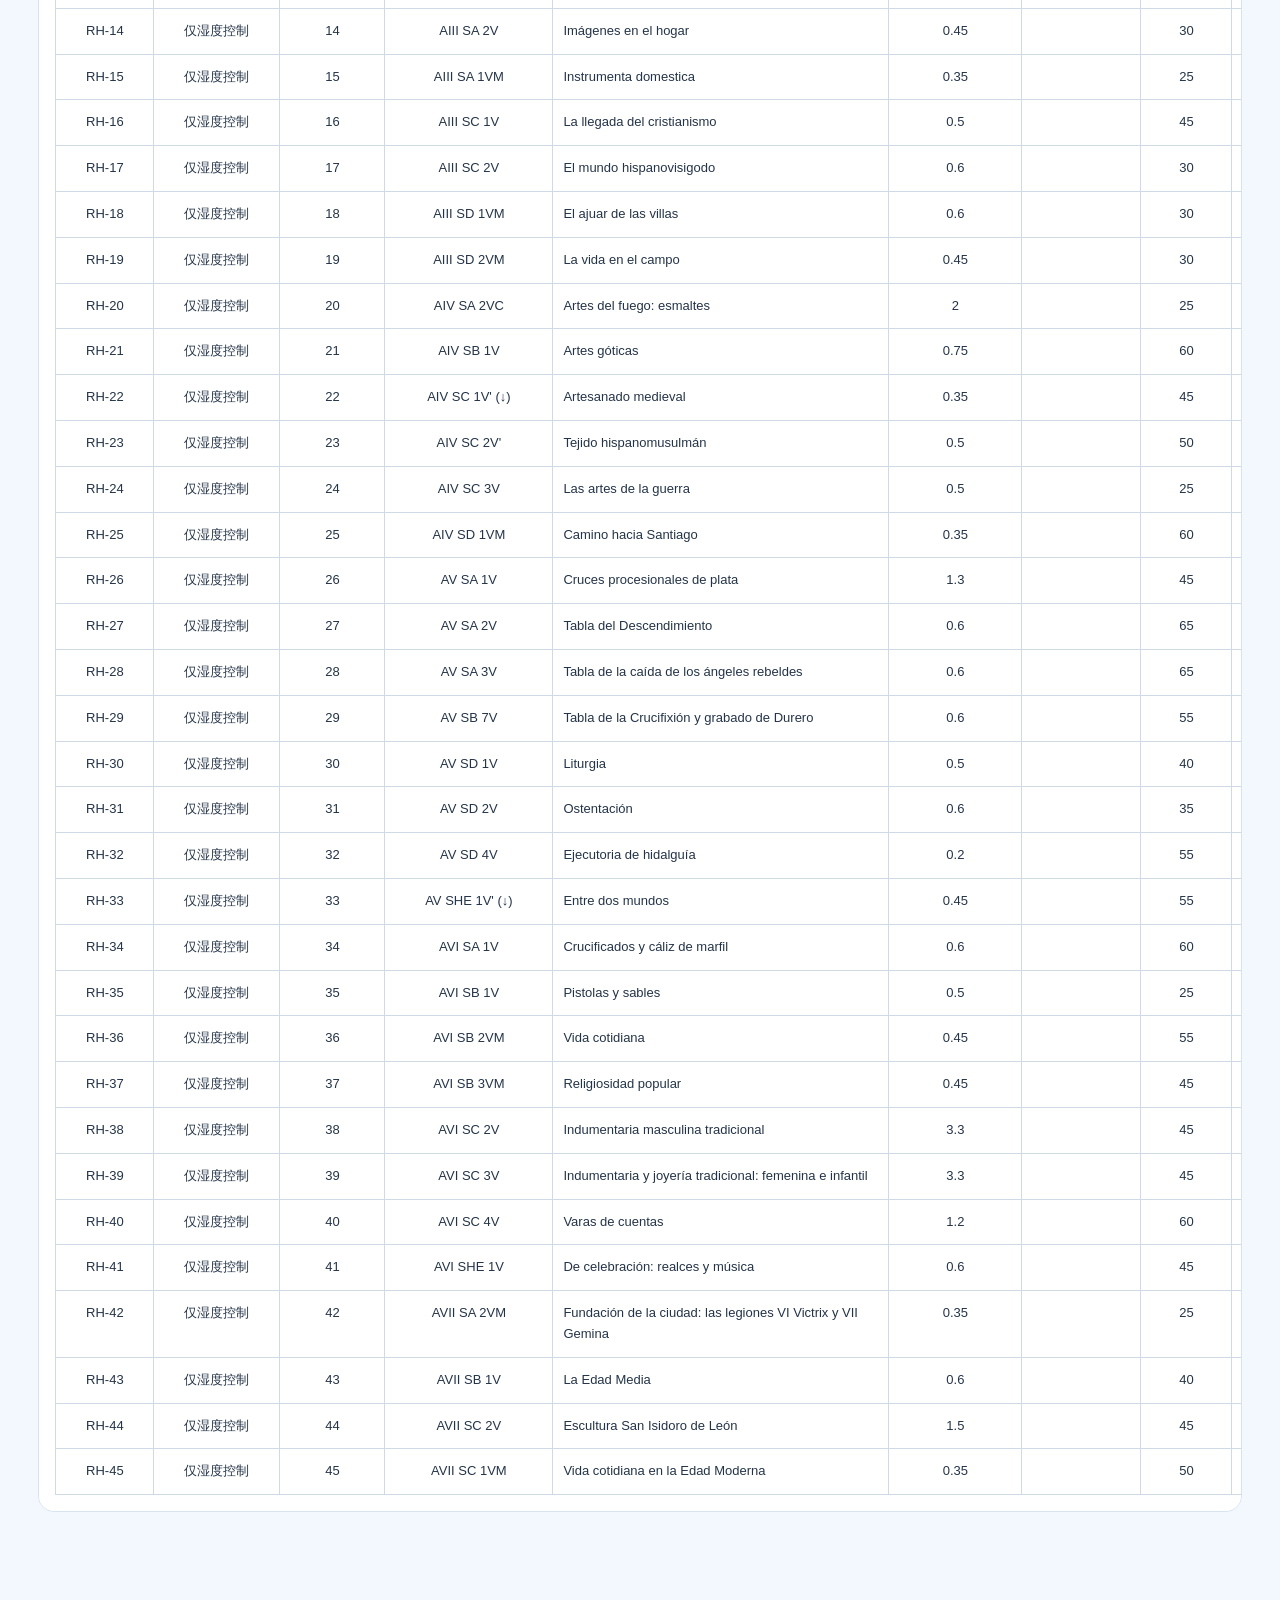
<file: rfq-preview.html>
<!doctype html>
<html lang="zh-CN"><head><meta charset="utf-8"><meta name="viewport" content="width=device-width,initial-scale=1"><meta name="robots" content="noindex,nofollow"><title>León Museum RFQ · Stella’s Portfolio</title>
<style>
:root{font-family:Arial,"PingFang SC","Microsoft YaHei",sans-serif;color:#182650;background:#f3f8ff}*{box-sizing:border-box}body{margin:0;padding:clamp(16px,3vw,46px)}main{max-width:1650px;margin:auto}a{color:#345aff}header{margin:24px 0 34px}h1{font-size:clamp(26px,3.3vw,44px);letter-spacing:-.035em;margin:16px 0;line-height:1.2}header p{line-height:1.7;color:#627395}.top-actions,nav{display:flex;flex-wrap:wrap;gap:12px}.top-actions a,nav a{padding:13px 19px;border-radius:28px;border:1px solid #d4dff1;background:#fff;text-decoration:none;font-size:13px}.top-actions a:last-child{background:#182650;color:#fff}a:focus-visible,.sheet-scroll:focus-visible{outline:3px solid #4265ff;outline-offset:4px}section{margin:36px 0 50px}h2{font-size:23px;margin-bottom:9px}.scroll-hint{font-size:12px;color:#627395}.sheet-scroll{overflow-x:auto;background:#fff;border:1px solid #d8e3f1;border-radius:16px;padding:16px}table{border-collapse:collapse;table-layout:fixed;width:max-content;min-width:100%;font-size:13px;line-height:1.6}caption{text-align:left;padding:0 0 14px;font-size:12px;color:#627395}th,td{border:1px solid #cfdae6;padding:12px 10px;white-space:pre-wrap;overflow-wrap:anywhere;vertical-align:top}tr:nth-child(-n+3) td{padding:14px}tr:first-child td{font-size:18px}nav a:hover{background:#e7efff}@media print{body{padding:0}.top-actions,nav,.scroll-hint{display:none}.sheet-scroll{overflow:visible;padding:0;border:0}table{width:100%;font-size:8px}th,td{padding:4px}section{break-before:page}}
</style></head><body><main><div class="top-actions"><a href="index.html#work">← 返回作品集 / Back to portfolio</a><a href="assets/documents/leon-museum-48-unit-rfq.xlsx" download>下载 Excel 原文件 / Download XLSX</a></div><header><p>SALES ENABLEMENT · SUPPLIER RFQ</p><h1>莱昂博物馆 · 48 台展柜温湿度控制设备询价</h1><p>León Museum · Temperature &amp; humidity control equipment RFQ<br>完整展示分组报价表与逐柜参数清单。<br>Both worksheets are shown in full below.</p></header><nav aria-label="工作表导航"><a href="#sheet-1">分组报价表</a><a href="#sheet-2">48台逐柜清单</a></nav><section id="sheet-1"><h2>分组报价表</h2><p class="scroll-hint">可横向滚动查看所有列 · Scroll horizontally to view every column</p><div class="sheet-scroll" tabindex="0" role="region" aria-label="分组报价表"><table><caption>分组报价表 · 完整工作表 / Complete worksheet</caption><colgroup><col style="width:126px"><col style="width:113px"><col style="width:168px"><col style="width:90px"><col style="width:208px"><col style="width:121px"><col style="width:125px"><col style="width:143px"><col style="width:105px"><col style="width:189px"></colgroup><tbody><tr><td rowspan="1" colspan="10" style="background:#142C47;color:#FFFFFF;text-align:left;font-weight:700">主表｜厂家分组询价与报价填写</td></tr><tr><td rowspan="1" colspan="10" style="background:#E9F4F4;color:#0F766E;text-align:left;font-weight:400">填写黄色列。共18组：3组温湿度双控 + 15组湿度控制；型号相同但不同目标值或安装方式需差异报价时，请另列明细。</td></tr><tr><td rowspan="1" colspan="10" style="background:#ffffff;color:#8F5819;text-align:left;font-weight:400">说明：数量由逐柜清单公式统计；RH设定要求因柜而异。单价建议报人民币含税出厂价，运费/安装费/认证费用请单独列示。</td></tr><tr><th rowspan="1" colspan="1" style="background:#0F766E;color:#FFFFFF;text-align:center;font-weight:700">设备类别</th><th rowspan="1" colspan="1" style="background:#0F766E;color:#FFFFFF;text-align:center;font-weight:700">展柜容积(m³)</th><th rowspan="1" colspan="1" style="background:#0F766E;color:#FFFFFF;text-align:center;font-weight:700">客户目标值 / 条件</th><th rowspan="1" colspan="1" style="background:#0F766E;color:#FFFFFF;text-align:center;font-weight:700">数量(台)</th><th rowspan="1" colspan="1" style="background:#0F766E;color:#FFFFFF;text-align:center;font-weight:700">设备安装位置（涉及）</th><th rowspan="1" colspan="1" style="background:#0F766E;color:#FFFFFF;text-align:center;font-weight:700">推荐型号</th><th rowspan="1" colspan="1" style="background:#0F766E;color:#FFFFFF;text-align:center;font-weight:700">含税单价RMB</th><th rowspan="1" colspan="1" style="background:#0F766E;color:#FFFFFF;text-align:center;font-weight:700">报价小计RMB</th><th rowspan="1" colspan="1" style="background:#0F766E;color:#FFFFFF;text-align:center;font-weight:700">交期（天）</th><th rowspan="1" colspan="1" style="background:#0F766E;color:#FFFFFF;text-align:center;font-weight:700">外形尺寸mm（厂填）</th></tr><tr><td rowspan="1" colspan="1" style="background:#E6F1FC;color:#243448;text-align:left;font-weight:400">温湿度双控</td><td rowspan="1" colspan="1" style="background:#ffffff;color:#243448;text-align:center;font-weight:400">0.25</td><td rowspan="1" colspan="1" style="background:#ffffff;color:#243448;text-align:center;font-weight:400">18°C；RH 25%</td><td rowspan="1" colspan="1" style="background:#ffffff;color:#243448;text-align:center;font-weight:400">1</td><td rowspan="1" colspan="1" style="background:#ffffff;color:#243448;text-align:center;font-weight:400">墙面展柜背部</td><td rowspan="1" colspan="1" style="background:#FFF0D9;color:#243448;text-align:left;font-weight:400"></td><td rowspan="1" colspan="1" style="background:#FFF0D9;color:#243448;text-align:left;font-weight:400"></td><td rowspan="1" colspan="1" style="background:#ffffff;color:#243448;text-align:left;font-weight:400"></td><td rowspan="1" colspan="1" style="background:#FFF0D9;color:#243448;text-align:left;font-weight:400"></td><td rowspan="1" colspan="1" style="background:#FFF0D9;color:#243448;text-align:left;font-weight:400"></td></tr><tr><td rowspan="1" colspan="1" style="background:#E6F1FC;color:#243448;text-align:left;font-weight:400">温湿度双控</td><td rowspan="1" colspan="1" style="background:#ffffff;color:#243448;text-align:center;font-weight:400">0.45</td><td rowspan="1" colspan="1" style="background:#ffffff;color:#243448;text-align:center;font-weight:400">18°C；RH 60%</td><td rowspan="1" colspan="1" style="background:#ffffff;color:#243448;text-align:center;font-weight:400">1</td><td rowspan="1" colspan="1" style="background:#ffffff;color:#243448;text-align:center;font-weight:400">独立式展柜内部上方夹层</td><td rowspan="1" colspan="1" style="background:#FFF0D9;color:#243448;text-align:left;font-weight:400"></td><td rowspan="1" colspan="1" style="background:#FFF0D9;color:#243448;text-align:left;font-weight:400"></td><td rowspan="1" colspan="1" style="background:#ffffff;color:#243448;text-align:left;font-weight:400"></td><td rowspan="1" colspan="1" style="background:#FFF0D9;color:#243448;text-align:left;font-weight:400"></td><td rowspan="1" colspan="1" style="background:#FFF0D9;color:#243448;text-align:left;font-weight:400"></td></tr><tr><td rowspan="1" colspan="1" style="background:#E6F1FC;color:#243448;text-align:left;font-weight:400">温湿度双控</td><td rowspan="1" colspan="1" style="background:#ffffff;color:#243448;text-align:center;font-weight:400">1</td><td rowspan="1" colspan="1" style="background:#ffffff;color:#243448;text-align:center;font-weight:400">18°C；RH 25%</td><td rowspan="1" colspan="1" style="background:#ffffff;color:#243448;text-align:center;font-weight:400">1</td><td rowspan="1" colspan="1" style="background:#ffffff;color:#243448;text-align:center;font-weight:400">墙面展柜背部</td><td rowspan="1" colspan="1" style="background:#FFF0D9;color:#243448;text-align:left;font-weight:400"></td><td rowspan="1" colspan="1" style="background:#FFF0D9;color:#243448;text-align:left;font-weight:400"></td><td rowspan="1" colspan="1" style="background:#ffffff;color:#243448;text-align:left;font-weight:400"></td><td rowspan="1" colspan="1" style="background:#FFF0D9;color:#243448;text-align:left;font-weight:400"></td><td rowspan="1" colspan="1" style="background:#FFF0D9;color:#243448;text-align:left;font-weight:400"></td></tr><tr><td rowspan="1" colspan="1" style="background:#EFF3F8;color:#243448;text-align:left;font-weight:400">仅湿度控制</td><td rowspan="1" colspan="1" style="background:#ffffff;color:#243448;text-align:center;font-weight:400">0.15</td><td rowspan="1" colspan="1" style="background:#ffffff;color:#243448;text-align:center;font-weight:400">RH 25%</td><td rowspan="1" colspan="1" style="background:#ffffff;color:#243448;text-align:center;font-weight:400">2</td><td rowspan="1" colspan="1" style="background:#ffffff;color:#243448;text-align:center;font-weight:400">墙面展柜背部</td><td rowspan="1" colspan="1" style="background:#FFF0D9;color:#243448;text-align:left;font-weight:400"></td><td rowspan="1" colspan="1" style="background:#FFF0D9;color:#243448;text-align:left;font-weight:400"></td><td rowspan="1" colspan="1" style="background:#ffffff;color:#243448;text-align:left;font-weight:400"></td><td rowspan="1" colspan="1" style="background:#FFF0D9;color:#243448;text-align:left;font-weight:400"></td><td rowspan="1" colspan="1" style="background:#FFF0D9;color:#243448;text-align:left;font-weight:400"></td></tr><tr><td rowspan="1" colspan="1" style="background:#EFF3F8;color:#243448;text-align:left;font-weight:400">仅湿度控制</td><td rowspan="1" colspan="1" style="background:#ffffff;color:#243448;text-align:center;font-weight:400">0.2</td><td rowspan="1" colspan="1" style="background:#ffffff;color:#243448;text-align:center;font-weight:400">RH 55%</td><td rowspan="1" colspan="1" style="background:#ffffff;color:#243448;text-align:center;font-weight:400">1</td><td rowspan="1" colspan="1" style="background:#ffffff;color:#243448;text-align:center;font-weight:400">墙面展柜背部</td><td rowspan="1" colspan="1" style="background:#FFF0D9;color:#243448;text-align:left;font-weight:400"></td><td rowspan="1" colspan="1" style="background:#FFF0D9;color:#243448;text-align:left;font-weight:400"></td><td rowspan="1" colspan="1" style="background:#ffffff;color:#243448;text-align:left;font-weight:400"></td><td rowspan="1" colspan="1" style="background:#FFF0D9;color:#243448;text-align:left;font-weight:400"></td><td rowspan="1" colspan="1" style="background:#FFF0D9;color:#243448;text-align:left;font-weight:400"></td></tr><tr><td rowspan="1" colspan="1" style="background:#EFF3F8;color:#243448;text-align:left;font-weight:400">仅湿度控制</td><td rowspan="1" colspan="1" style="background:#ffffff;color:#243448;text-align:center;font-weight:400">0.25</td><td rowspan="1" colspan="1" style="background:#ffffff;color:#243448;text-align:center;font-weight:400">RH 25%</td><td rowspan="1" colspan="1" style="background:#ffffff;color:#243448;text-align:center;font-weight:400">1</td><td rowspan="1" colspan="1" style="background:#ffffff;color:#243448;text-align:center;font-weight:400">桌式展柜内部底座</td><td rowspan="1" colspan="1" style="background:#FFF0D9;color:#243448;text-align:left;font-weight:400"></td><td rowspan="1" colspan="1" style="background:#FFF0D9;color:#243448;text-align:left;font-weight:400"></td><td rowspan="1" colspan="1" style="background:#ffffff;color:#243448;text-align:left;font-weight:400"></td><td rowspan="1" colspan="1" style="background:#FFF0D9;color:#243448;text-align:left;font-weight:400"></td><td rowspan="1" colspan="1" style="background:#FFF0D9;color:#243448;text-align:left;font-weight:400"></td></tr><tr><td rowspan="1" colspan="1" style="background:#EFF3F8;color:#243448;text-align:left;font-weight:400">仅湿度控制</td><td rowspan="1" colspan="1" style="background:#ffffff;color:#243448;text-align:center;font-weight:400">0.35</td><td rowspan="1" colspan="1" style="background:#ffffff;color:#243448;text-align:center;font-weight:400">RH 25,30,45,50,60%</td><td rowspan="1" colspan="1" style="background:#ffffff;color:#243448;text-align:center;font-weight:400">8</td><td rowspan="1" colspan="1" style="background:#ffffff;color:#243448;text-align:center;font-weight:400">墙面展柜背部、桌式展柜内部底座</td><td rowspan="1" colspan="1" style="background:#FFF0D9;color:#243448;text-align:left;font-weight:400"></td><td rowspan="1" colspan="1" style="background:#FFF0D9;color:#243448;text-align:left;font-weight:400"></td><td rowspan="1" colspan="1" style="background:#ffffff;color:#243448;text-align:left;font-weight:400"></td><td rowspan="1" colspan="1" style="background:#FFF0D9;color:#243448;text-align:left;font-weight:400"></td><td rowspan="1" colspan="1" style="background:#FFF0D9;color:#243448;text-align:left;font-weight:400"></td></tr><tr><td rowspan="1" colspan="1" style="background:#EFF3F8;color:#243448;text-align:left;font-weight:400">仅湿度控制</td><td rowspan="1" colspan="1" style="background:#ffffff;color:#243448;text-align:center;font-weight:400">0.45</td><td rowspan="1" colspan="1" style="background:#ffffff;color:#243448;text-align:center;font-weight:400">RH 30,45,55%</td><td rowspan="1" colspan="1" style="background:#ffffff;color:#243448;text-align:center;font-weight:400">5</td><td rowspan="1" colspan="1" style="background:#ffffff;color:#243448;text-align:center;font-weight:400">墙面展柜背部、桌式展柜内部底座</td><td rowspan="1" colspan="1" style="background:#FFF0D9;color:#243448;text-align:left;font-weight:400"></td><td rowspan="1" colspan="1" style="background:#FFF0D9;color:#243448;text-align:left;font-weight:400"></td><td rowspan="1" colspan="1" style="background:#ffffff;color:#243448;text-align:left;font-weight:400"></td><td rowspan="1" colspan="1" style="background:#FFF0D9;color:#243448;text-align:left;font-weight:400"></td><td rowspan="1" colspan="1" style="background:#FFF0D9;color:#243448;text-align:left;font-weight:400"></td></tr><tr><td rowspan="1" colspan="1" style="background:#EFF3F8;color:#243448;text-align:left;font-weight:400">仅湿度控制</td><td rowspan="1" colspan="1" style="background:#ffffff;color:#243448;text-align:center;font-weight:400">0.5</td><td rowspan="1" colspan="1" style="background:#ffffff;color:#243448;text-align:center;font-weight:400">RH 25,40,45,50%</td><td rowspan="1" colspan="1" style="background:#ffffff;color:#243448;text-align:center;font-weight:400">6</td><td rowspan="1" colspan="1" style="background:#ffffff;color:#243448;text-align:center;font-weight:400">墙面展柜背部</td><td rowspan="1" colspan="1" style="background:#FFF0D9;color:#243448;text-align:left;font-weight:400"></td><td rowspan="1" colspan="1" style="background:#FFF0D9;color:#243448;text-align:left;font-weight:400"></td><td rowspan="1" colspan="1" style="background:#ffffff;color:#243448;text-align:left;font-weight:400"></td><td rowspan="1" colspan="1" style="background:#FFF0D9;color:#243448;text-align:left;font-weight:400"></td><td rowspan="1" colspan="1" style="background:#FFF0D9;color:#243448;text-align:left;font-weight:400"></td></tr><tr><td rowspan="1" colspan="1" style="background:#EFF3F8;color:#243448;text-align:left;font-weight:400">仅湿度控制</td><td rowspan="1" colspan="1" style="background:#ffffff;color:#243448;text-align:center;font-weight:400">0.6</td><td rowspan="1" colspan="1" style="background:#ffffff;color:#243448;text-align:center;font-weight:400">RH 30,35,40,45,55,60,65%</td><td rowspan="1" colspan="1" style="background:#ffffff;color:#243448;text-align:center;font-weight:400">9</td><td rowspan="1" colspan="1" style="background:#ffffff;color:#243448;text-align:center;font-weight:400">墙面展柜背部、桌式展柜内部底座</td><td rowspan="1" colspan="1" style="background:#FFF0D9;color:#243448;text-align:left;font-weight:400"></td><td rowspan="1" colspan="1" style="background:#FFF0D9;color:#243448;text-align:left;font-weight:400"></td><td rowspan="1" colspan="1" style="background:#ffffff;color:#243448;text-align:left;font-weight:400"></td><td rowspan="1" colspan="1" style="background:#FFF0D9;color:#243448;text-align:left;font-weight:400"></td><td rowspan="1" colspan="1" style="background:#FFF0D9;color:#243448;text-align:left;font-weight:400"></td></tr><tr><td rowspan="1" colspan="1" style="background:#EFF3F8;color:#243448;text-align:left;font-weight:400">仅湿度控制</td><td rowspan="1" colspan="1" style="background:#ffffff;color:#243448;text-align:center;font-weight:400">0.75</td><td rowspan="1" colspan="1" style="background:#ffffff;color:#243448;text-align:center;font-weight:400">RH 25,30,40,60%</td><td rowspan="1" colspan="1" style="background:#ffffff;color:#243448;text-align:center;font-weight:400">5</td><td rowspan="1" colspan="1" style="background:#ffffff;color:#243448;text-align:center;font-weight:400">墙面展柜背部</td><td rowspan="1" colspan="1" style="background:#FFF0D9;color:#243448;text-align:left;font-weight:400"></td><td rowspan="1" colspan="1" style="background:#FFF0D9;color:#243448;text-align:left;font-weight:400"></td><td rowspan="1" colspan="1" style="background:#ffffff;color:#243448;text-align:left;font-weight:400"></td><td rowspan="1" colspan="1" style="background:#FFF0D9;color:#243448;text-align:left;font-weight:400"></td><td rowspan="1" colspan="1" style="background:#FFF0D9;color:#243448;text-align:left;font-weight:400"></td></tr><tr><td rowspan="1" colspan="1" style="background:#EFF3F8;color:#243448;text-align:left;font-weight:400">仅湿度控制</td><td rowspan="1" colspan="1" style="background:#ffffff;color:#243448;text-align:center;font-weight:400">1</td><td rowspan="1" colspan="1" style="background:#ffffff;color:#243448;text-align:center;font-weight:400">RH 40%</td><td rowspan="1" colspan="1" style="background:#ffffff;color:#243448;text-align:center;font-weight:400">1</td><td rowspan="1" colspan="1" style="background:#ffffff;color:#243448;text-align:center;font-weight:400">墙面展柜背部</td><td rowspan="1" colspan="1" style="background:#FFF0D9;color:#243448;text-align:left;font-weight:400"></td><td rowspan="1" colspan="1" style="background:#FFF0D9;color:#243448;text-align:left;font-weight:400"></td><td rowspan="1" colspan="1" style="background:#ffffff;color:#243448;text-align:left;font-weight:400"></td><td rowspan="1" colspan="1" style="background:#FFF0D9;color:#243448;text-align:left;font-weight:400"></td><td rowspan="1" colspan="1" style="background:#FFF0D9;color:#243448;text-align:left;font-weight:400"></td></tr><tr><td rowspan="1" colspan="1" style="background:#EFF3F8;color:#243448;text-align:left;font-weight:400">仅湿度控制</td><td rowspan="1" colspan="1" style="background:#ffffff;color:#243448;text-align:center;font-weight:400">1.2</td><td rowspan="1" colspan="1" style="background:#ffffff;color:#243448;text-align:center;font-weight:400">RH 60%</td><td rowspan="1" colspan="1" style="background:#ffffff;color:#243448;text-align:center;font-weight:400">1</td><td rowspan="1" colspan="1" style="background:#ffffff;color:#243448;text-align:center;font-weight:400">墙面展柜背部</td><td rowspan="1" colspan="1" style="background:#FFF0D9;color:#243448;text-align:left;font-weight:400"></td><td rowspan="1" colspan="1" style="background:#FFF0D9;color:#243448;text-align:left;font-weight:400"></td><td rowspan="1" colspan="1" style="background:#ffffff;color:#243448;text-align:left;font-weight:400"></td><td rowspan="1" colspan="1" style="background:#FFF0D9;color:#243448;text-align:left;font-weight:400"></td><td rowspan="1" colspan="1" style="background:#FFF0D9;color:#243448;text-align:left;font-weight:400"></td></tr><tr><td rowspan="1" colspan="1" style="background:#EFF3F8;color:#243448;text-align:left;font-weight:400">仅湿度控制</td><td rowspan="1" colspan="1" style="background:#ffffff;color:#243448;text-align:center;font-weight:400">1.3</td><td rowspan="1" colspan="1" style="background:#ffffff;color:#243448;text-align:center;font-weight:400">RH 45%</td><td rowspan="1" colspan="1" style="background:#ffffff;color:#243448;text-align:center;font-weight:400">1</td><td rowspan="1" colspan="1" style="background:#ffffff;color:#243448;text-align:center;font-weight:400">墙面展柜背部</td><td rowspan="1" colspan="1" style="background:#FFF0D9;color:#243448;text-align:left;font-weight:400"></td><td rowspan="1" colspan="1" style="background:#FFF0D9;color:#243448;text-align:left;font-weight:400"></td><td rowspan="1" colspan="1" style="background:#ffffff;color:#243448;text-align:left;font-weight:400"></td><td rowspan="1" colspan="1" style="background:#FFF0D9;color:#243448;text-align:left;font-weight:400"></td><td rowspan="1" colspan="1" style="background:#FFF0D9;color:#243448;text-align:left;font-weight:400"></td></tr><tr><td rowspan="1" colspan="1" style="background:#EFF3F8;color:#243448;text-align:left;font-weight:400">仅湿度控制</td><td rowspan="1" colspan="1" style="background:#ffffff;color:#243448;text-align:center;font-weight:400">1.5</td><td rowspan="1" colspan="1" style="background:#ffffff;color:#243448;text-align:center;font-weight:400">RH 45%</td><td rowspan="1" colspan="1" style="background:#ffffff;color:#243448;text-align:center;font-weight:400">1</td><td rowspan="1" colspan="1" style="background:#ffffff;color:#243448;text-align:center;font-weight:400">墙面展柜背部</td><td rowspan="1" colspan="1" style="background:#FFF0D9;color:#243448;text-align:left;font-weight:400"></td><td rowspan="1" colspan="1" style="background:#FFF0D9;color:#243448;text-align:left;font-weight:400"></td><td rowspan="1" colspan="1" style="background:#ffffff;color:#243448;text-align:left;font-weight:400"></td><td rowspan="1" colspan="1" style="background:#FFF0D9;color:#243448;text-align:left;font-weight:400"></td><td rowspan="1" colspan="1" style="background:#FFF0D9;color:#243448;text-align:left;font-weight:400"></td></tr><tr><td rowspan="1" colspan="1" style="background:#EFF3F8;color:#243448;text-align:left;font-weight:400">仅湿度控制</td><td rowspan="1" colspan="1" style="background:#ffffff;color:#243448;text-align:center;font-weight:400">1.8</td><td rowspan="1" colspan="1" style="background:#ffffff;color:#243448;text-align:center;font-weight:400">RH 25%</td><td rowspan="1" colspan="1" style="background:#ffffff;color:#243448;text-align:center;font-weight:400">1</td><td rowspan="1" colspan="1" style="background:#ffffff;color:#243448;text-align:center;font-weight:400">组合式展柜内部底座</td><td rowspan="1" colspan="1" style="background:#FFF0D9;color:#243448;text-align:left;font-weight:400"></td><td rowspan="1" colspan="1" style="background:#FFF0D9;color:#243448;text-align:left;font-weight:400"></td><td rowspan="1" colspan="1" style="background:#ffffff;color:#243448;text-align:left;font-weight:400"></td><td rowspan="1" colspan="1" style="background:#FFF0D9;color:#243448;text-align:left;font-weight:400"></td><td rowspan="1" colspan="1" style="background:#FFF0D9;color:#243448;text-align:left;font-weight:400"></td></tr><tr><td rowspan="1" colspan="1" style="background:#EFF3F8;color:#243448;text-align:left;font-weight:400">仅湿度控制</td><td rowspan="1" colspan="1" style="background:#ffffff;color:#243448;text-align:center;font-weight:400">2</td><td rowspan="1" colspan="1" style="background:#ffffff;color:#243448;text-align:center;font-weight:400">RH 25%</td><td rowspan="1" colspan="1" style="background:#ffffff;color:#243448;text-align:center;font-weight:400">1</td><td rowspan="1" colspan="1" style="background:#ffffff;color:#243448;text-align:center;font-weight:400">组合式展柜内部底座</td><td rowspan="1" colspan="1" style="background:#FFF0D9;color:#243448;text-align:left;font-weight:400"></td><td rowspan="1" colspan="1" style="background:#FFF0D9;color:#243448;text-align:left;font-weight:400"></td><td rowspan="1" colspan="1" style="background:#ffffff;color:#243448;text-align:left;font-weight:400"></td><td rowspan="1" colspan="1" style="background:#FFF0D9;color:#243448;text-align:left;font-weight:400"></td><td rowspan="1" colspan="1" style="background:#FFF0D9;color:#243448;text-align:left;font-weight:400"></td></tr><tr><td rowspan="1" colspan="1" style="background:#EFF3F8;color:#243448;text-align:left;font-weight:400">仅湿度控制</td><td rowspan="1" colspan="1" style="background:#ffffff;color:#243448;text-align:center;font-weight:400">3.3</td><td rowspan="1" colspan="1" style="background:#ffffff;color:#243448;text-align:center;font-weight:400">RH 45%</td><td rowspan="1" colspan="1" style="background:#ffffff;color:#243448;text-align:center;font-weight:400">2</td><td rowspan="1" colspan="1" style="background:#ffffff;color:#243448;text-align:center;font-weight:400">墙面展柜背部</td><td rowspan="1" colspan="1" style="background:#FFF0D9;color:#243448;text-align:left;font-weight:400"></td><td rowspan="1" colspan="1" style="background:#FFF0D9;color:#243448;text-align:left;font-weight:400"></td><td rowspan="1" colspan="1" style="background:#ffffff;color:#243448;text-align:left;font-weight:400"></td><td rowspan="1" colspan="1" style="background:#FFF0D9;color:#243448;text-align:left;font-weight:400"></td><td rowspan="1" colspan="1" style="background:#FFF0D9;color:#243448;text-align:left;font-weight:400"></td></tr><tr><td rowspan="1" colspan="1" style="background:#ffffff;color:#182650;text-align:left;font-weight:400"></td><td rowspan="1" colspan="1" style="background:#ffffff;color:#182650;text-align:left;font-weight:400"></td><td rowspan="1" colspan="1" style="background:#ffffff;color:#182650;text-align:left;font-weight:400"></td><td rowspan="1" colspan="1" style="background:#ffffff;color:#182650;text-align:left;font-weight:400"></td><td rowspan="1" colspan="1" style="background:#ffffff;color:#182650;text-align:left;font-weight:400"></td><td rowspan="1" colspan="1" style="background:#ffffff;color:#182650;text-align:left;font-weight:400"></td><td rowspan="1" colspan="1" style="background:#ffffff;color:#182650;text-align:left;font-weight:400"></td><td rowspan="1" colspan="1" style="background:#ffffff;color:#182650;text-align:left;font-weight:400"></td><td rowspan="1" colspan="1" style="background:#ffffff;color:#182650;text-align:left;font-weight:400"></td><td rowspan="1" colspan="1" style="background:#ffffff;color:#182650;text-align:left;font-weight:400"></td></tr><tr><td rowspan="1" colspan="10" style="background:#0F766E;color:#FFFFFF;text-align:center;font-weight:700">报价补充信息（厂家填写）</td></tr><tr><td rowspan="1" colspan="1" style="background:#EFF3F8;color:#142C47;text-align:left;font-weight:700">报价厂家/联系人：</td><td rowspan="1" colspan="1" style="background:#FFF0D9;color:#182650;text-align:left;font-weight:400"></td><td rowspan="1" colspan="1" style="background:#FFF0D9;color:#182650;text-align:left;font-weight:400"></td><td rowspan="1" colspan="1" style="background:#FFF0D9;color:#182650;text-align:left;font-weight:400"></td><td rowspan="1" colspan="1" style="background:#FFF0D9;color:#182650;text-align:center;font-weight:400"></td><td rowspan="1" colspan="5" style="background:#ffffff;color:#FF0000;text-align:left;font-weight:400">请注明是否含税、运费、出口包装、欧洲配送、安装调试</td></tr><tr><td rowspan="1" colspan="1" style="background:#EFF3F8;color:#142C47;text-align:left;font-weight:700">报价日期及有效期：</td><td rowspan="1" colspan="1" style="background:#FFF0D9;color:#182650;text-align:left;font-weight:400"></td><td rowspan="1" colspan="1" style="background:#FFF0D9;color:#182650;text-align:left;font-weight:400"></td><td rowspan="1" colspan="1" style="background:#FFF0D9;color:#182650;text-align:left;font-weight:400"></td><td rowspan="1" colspan="1" style="background:#FFF0D9;color:#182650;text-align:center;font-weight:400"></td><td rowspan="1" colspan="5" style="background:#ffffff;color:#FF0000;text-align:left;font-weight:400">请确认可适用于西班牙使用环境，最终供电条件待业主确认</td></tr><tr><td rowspan="1" colspan="1" style="background:#EFF3F8;color:#142C47;text-align:left;font-weight:700">价格条款：</td><td rowspan="1" colspan="1" style="background:#FFF0D9;color:#182650;text-align:left;font-weight:400"></td><td rowspan="1" colspan="1" style="background:#FFF0D9;color:#182650;text-align:left;font-weight:400"></td><td rowspan="1" colspan="1" style="background:#FFF0D9;color:#182650;text-align:left;font-weight:400"></td><td rowspan="1" colspan="1" style="background:#FFF0D9;color:#182650;text-align:center;font-weight:400"></td><td rowspan="1" colspan="5" style="background:#ffffff;color:#FF0000;text-align:left;font-weight:400">请列明现有CE/DoC等可提供文件，不应将未提供的证书视为已具备</td></tr><tr><td rowspan="1" colspan="1" style="background:#EFF3F8;color:#142C47;text-align:left;font-weight:700">电源要求：</td><td rowspan="1" colspan="1" style="background:#FFF0D9;color:#182650;text-align:left;font-weight:400"></td><td rowspan="1" colspan="1" style="background:#FFF0D9;color:#182650;text-align:left;font-weight:400"></td><td rowspan="1" colspan="1" style="background:#FFF0D9;color:#182650;text-align:left;font-weight:400"></td><td rowspan="1" colspan="1" style="background:#FFF0D9;color:#182650;text-align:center;font-weight:400"></td><td rowspan="1" colspan="5" style="background:#ffffff;color:#FF0000;text-align:left;font-weight:400">请列明开模/开发费、最小起订量、单柜安装附件费用</td></tr><tr><td rowspan="1" colspan="1" style="background:#EFF3F8;color:#142C47;text-align:left;font-weight:700">认证/文件：</td><td rowspan="1" colspan="1" style="background:#FFF0D9;color:#182650;text-align:left;font-weight:400"></td><td rowspan="1" colspan="1" style="background:#FFF0D9;color:#182650;text-align:left;font-weight:400"></td><td rowspan="1" colspan="1" style="background:#FFF0D9;color:#182650;text-align:left;font-weight:400"></td><td rowspan="1" colspan="1" style="background:#FFF0D9;color:#182650;text-align:center;font-weight:400"></td><td rowspan="1" colspan="5" style="background:#ffffff;color:#FF0000;text-align:left;font-weight:400">请说明滤材/耗材/补水/排水/维护周期及年度维护成本和质保</td></tr><tr><td rowspan="1" colspan="1" style="background:#EFF3F8;color:#142C47;text-align:left;font-weight:700">如需特殊定制：</td><td rowspan="1" colspan="1" style="background:#FFF0D9;color:#182650;text-align:left;font-weight:400"></td><td rowspan="1" colspan="1" style="background:#FFF0D9;color:#182650;text-align:left;font-weight:400"></td><td rowspan="1" colspan="1" style="background:#FFF0D9;color:#182650;text-align:left;font-weight:400"></td><td rowspan="1" colspan="1" style="background:#FFF0D9;color:#182650;text-align:center;font-weight:400"></td><td rowspan="1" colspan="1" style="background:#ffffff;color:#182650;text-align:left;font-weight:400"></td><td rowspan="1" colspan="1" style="background:#ffffff;color:#182650;text-align:left;font-weight:400"></td><td rowspan="1" colspan="1" style="background:#ffffff;color:#182650;text-align:left;font-weight:400"></td><td rowspan="1" colspan="1" style="background:#ffffff;color:#182650;text-align:left;font-weight:400"></td><td rowspan="1" colspan="1" style="background:#ffffff;color:#182650;text-align:left;font-weight:400"></td></tr><tr><td rowspan="1" colspan="1" style="background:#EFF3F8;color:#142C47;text-align:left;font-weight:700">售后与耗材：</td><td rowspan="1" colspan="1" style="background:#FFF0D9;color:#182650;text-align:left;font-weight:400"></td><td rowspan="1" colspan="1" style="background:#FFF0D9;color:#182650;text-align:left;font-weight:400"></td><td rowspan="1" colspan="1" style="background:#FFF0D9;color:#182650;text-align:left;font-weight:400"></td><td rowspan="1" colspan="1" style="background:#FFF0D9;color:#182650;text-align:center;font-weight:400"></td><td rowspan="1" colspan="1" style="background:#ffffff;color:#182650;text-align:left;font-weight:400"></td><td rowspan="1" colspan="1" style="background:#ffffff;color:#182650;text-align:left;font-weight:400"></td><td rowspan="1" colspan="1" style="background:#ffffff;color:#182650;text-align:left;font-weight:400"></td><td rowspan="1" colspan="1" style="background:#ffffff;color:#182650;text-align:left;font-weight:400"></td><td rowspan="1" colspan="1" style="background:#ffffff;color:#182650;text-align:left;font-weight:400"></td></tr></tbody></table></div></section><section id="sheet-2"><h2>48台逐柜清单</h2><p class="scroll-hint">可横向滚动查看所有列 · Scroll horizontally to view every column</p><div class="sheet-scroll" tabindex="0" role="region" aria-label="48台逐柜清单"><table><caption>48台逐柜清单 · 完整工作表 / Complete worksheet</caption><colgroup><col style="width:98px"><col style="width:126px"><col style="width:105px"><col style="width:168px"><col style="width:336px"><col style="width:133px"><col style="width:119px"><col style="width:91px"><col style="width:217px"><col style="width:182px"><col style="width:266px"><col style="width:168px"></colgroup><tbody><tr><td rowspan="1" colspan="12" style="background:#142C47;color:#FFFFFF;text-align:left;font-weight:700">附件一｜48台设备逐柜参数清单</td></tr><tr><td rowspan="1" colspan="12" style="background:#E9F4F4;color:#0F766E;text-align:left;font-weight:400">每行对应1台设备；T和RH为客户提供的设定值，展柜容积均为约数。黄色列由厂家按需填写。</td></tr><tr><td rowspan="1" colspan="12" style="background:#ffffff;color:#9A5A15;text-align:left;font-weight:400">说明：空白温度项＝客户未提出温控要求，并非明确要求无需温控；设备主机实际尺寸与工程边界条件待确认。</td></tr><tr><th rowspan="1" colspan="1" style="background:#0F766E;color:#FFFFFF;text-align:center;font-weight:700">归档编号</th><th rowspan="1" colspan="1" style="background:#0F766E;color:#FFFFFF;text-align:center;font-weight:700">设备类别</th><th rowspan="1" colspan="1" style="background:#0F766E;color:#FFFFFF;text-align:center;font-weight:700">原清单序号</th><th rowspan="1" colspan="1" style="background:#0F766E;color:#FFFFFF;text-align:center;font-weight:700">展柜识别编码</th><th rowspan="1" colspan="1" style="background:#0F766E;color:#FFFFFF;text-align:center;font-weight:700">展陈名称（原文）</th><th rowspan="1" colspan="1" style="background:#0F766E;color:#FFFFFF;text-align:center;font-weight:700">展柜容积(m³)</th><th rowspan="1" colspan="1" style="background:#0F766E;color:#FFFFFF;text-align:center;font-weight:700">目标温度(°C)</th><th rowspan="1" colspan="1" style="background:#0F766E;color:#FFFFFF;text-align:center;font-weight:700">目标湿度(%RH)</th><th rowspan="1" colspan="1" style="background:#0F766E;color:#FFFFFF;text-align:center;font-weight:700">控制设备安装位置</th><th rowspan="1" colspan="1" style="background:#0F766E;color:#FFFFFF;text-align:center;font-weight:700">厂家推荐机型</th><th rowspan="1" colspan="1" style="background:#0F766E;color:#FFFFFF;text-align:center;font-weight:700">逐台特殊备注</th><th rowspan="1" colspan="1" style="background:#0F766E;color:#FFFFFF;text-align:center;font-weight:700">厂家单台价(元，选填)</th></tr><tr><td rowspan="1" colspan="1" style="background:#E8F3FA;color:#243448;text-align:center;font-weight:400">TH-01</td><td rowspan="1" colspan="1" style="background:#E8F3FA;color:#243448;text-align:center;font-weight:400">温湿度双控</td><td rowspan="1" colspan="1" style="background:#E8F3FA;color:#243448;text-align:center;font-weight:400">1</td><td rowspan="1" colspan="1" style="background:#E8F3FA;color:#243448;text-align:center;font-weight:400">AII SA 2V</td><td rowspan="1" colspan="1" style="background:#E8F3FA;color:#243448;text-align:left;font-weight:400">Armas para una conquista</td><td rowspan="1" colspan="1" style="background:#E8F3FA;color:#243448;text-align:center;font-weight:400">1</td><td rowspan="1" colspan="1" style="background:#E8F3FA;color:#243448;text-align:center;font-weight:400">18</td><td rowspan="1" colspan="1" style="background:#E8F3FA;color:#243448;text-align:center;font-weight:400">25</td><td rowspan="1" colspan="1" style="background:#E8F3FA;color:#243448;text-align:left;font-weight:400">墙面展柜背部</td><td rowspan="1" colspan="1" style="background:#FFF0D9;color:#243448;text-align:left;font-weight:400"></td><td rowspan="1" colspan="1" style="background:#FFF0D9;color:#243448;text-align:left;font-weight:400"></td><td rowspan="1" colspan="1" style="background:#FFF0D9;color:#243448;text-align:left;font-weight:400"></td></tr><tr><td rowspan="1" colspan="1" style="background:#E8F3FA;color:#243448;text-align:center;font-weight:400">TH-02</td><td rowspan="1" colspan="1" style="background:#E8F3FA;color:#243448;text-align:center;font-weight:400">温湿度双控</td><td rowspan="1" colspan="1" style="background:#E8F3FA;color:#243448;text-align:center;font-weight:400">2</td><td rowspan="1" colspan="1" style="background:#E8F3FA;color:#243448;text-align:center;font-weight:400">AII SA 3V</td><td rowspan="1" colspan="1" style="background:#E8F3FA;color:#243448;text-align:left;font-weight:400">Edicto de Bembibre</td><td rowspan="1" colspan="1" style="background:#E8F3FA;color:#243448;text-align:center;font-weight:400">0.25</td><td rowspan="1" colspan="1" style="background:#E8F3FA;color:#243448;text-align:center;font-weight:400">18</td><td rowspan="1" colspan="1" style="background:#E8F3FA;color:#243448;text-align:center;font-weight:400">25</td><td rowspan="1" colspan="1" style="background:#E8F3FA;color:#243448;text-align:left;font-weight:400">墙面展柜背部</td><td rowspan="1" colspan="1" style="background:#FFF0D9;color:#243448;text-align:left;font-weight:400"></td><td rowspan="1" colspan="1" style="background:#FFF0D9;color:#243448;text-align:left;font-weight:400"></td><td rowspan="1" colspan="1" style="background:#FFF0D9;color:#243448;text-align:left;font-weight:400"></td></tr><tr><td rowspan="1" colspan="1" style="background:#E8F3FA;color:#243448;text-align:center;font-weight:400">TH-03</td><td rowspan="1" colspan="1" style="background:#E8F3FA;color:#243448;text-align:center;font-weight:400">温湿度双控</td><td rowspan="1" colspan="1" style="background:#E8F3FA;color:#243448;text-align:center;font-weight:400">3</td><td rowspan="1" colspan="1" style="background:#E8F3FA;color:#243448;text-align:center;font-weight:400">AIV SA 4V</td><td rowspan="1" colspan="1" style="background:#E8F3FA;color:#243448;text-align:left;font-weight:400">El Cristo de Carrizo</td><td rowspan="1" colspan="1" style="background:#E8F3FA;color:#243448;text-align:center;font-weight:400">0.45</td><td rowspan="1" colspan="1" style="background:#E8F3FA;color:#243448;text-align:center;font-weight:400">18</td><td rowspan="1" colspan="1" style="background:#E8F3FA;color:#243448;text-align:center;font-weight:400">60</td><td rowspan="1" colspan="1" style="background:#E8F3FA;color:#243448;text-align:left;font-weight:400">独立式展柜内部上方夹层</td><td rowspan="1" colspan="1" style="background:#FFF0D9;color:#243448;text-align:left;font-weight:400"></td><td rowspan="1" colspan="1" style="background:#FFF0D9;color:#243448;text-align:left;font-weight:400"></td><td rowspan="1" colspan="1" style="background:#FFF0D9;color:#243448;text-align:left;font-weight:400"></td></tr><tr><td rowspan="1" colspan="1" style="background:#ffffff;color:#243448;text-align:center;font-weight:400">RH-01</td><td rowspan="1" colspan="1" style="background:#ffffff;color:#243448;text-align:center;font-weight:400">仅湿度控制</td><td rowspan="1" colspan="1" style="background:#ffffff;color:#243448;text-align:center;font-weight:400">1</td><td rowspan="1" colspan="1" style="background:#ffffff;color:#243448;text-align:center;font-weight:400">AI SB 1V</td><td rowspan="1" colspan="1" style="background:#ffffff;color:#243448;text-align:left;font-weight:400">Calcolítico y Edad del Bronce</td><td rowspan="1" colspan="1" style="background:#ffffff;color:#243448;text-align:center;font-weight:400">0.35</td><td rowspan="1" colspan="1" style="background:#ffffff;color:#243448;text-align:center;font-weight:400"></td><td rowspan="1" colspan="1" style="background:#ffffff;color:#243448;text-align:center;font-weight:400">25</td><td rowspan="1" colspan="1" style="background:#ffffff;color:#243448;text-align:left;font-weight:400">墙面展柜背部</td><td rowspan="1" colspan="1" style="background:#FFF0D9;color:#243448;text-align:left;font-weight:400"></td><td rowspan="1" colspan="1" style="background:#FFF0D9;color:#243448;text-align:left;font-weight:400"></td><td rowspan="1" colspan="1" style="background:#FFF0D9;color:#243448;text-align:left;font-weight:400"></td></tr><tr><td rowspan="1" colspan="1" style="background:#ffffff;color:#243448;text-align:center;font-weight:400">RH-02</td><td rowspan="1" colspan="1" style="background:#ffffff;color:#243448;text-align:center;font-weight:400">仅湿度控制</td><td rowspan="1" colspan="1" style="background:#ffffff;color:#243448;text-align:center;font-weight:400">2</td><td rowspan="1" colspan="1" style="background:#ffffff;color:#243448;text-align:center;font-weight:400">AI SB 2VM</td><td rowspan="1" colspan="1" style="background:#ffffff;color:#243448;text-align:left;font-weight:400">Calcolítico y Edad del Bronce</td><td rowspan="1" colspan="1" style="background:#ffffff;color:#243448;text-align:center;font-weight:400">0.25</td><td rowspan="1" colspan="1" style="background:#ffffff;color:#243448;text-align:center;font-weight:400"></td><td rowspan="1" colspan="1" style="background:#ffffff;color:#243448;text-align:center;font-weight:400">25</td><td rowspan="1" colspan="1" style="background:#ffffff;color:#243448;text-align:left;font-weight:400">桌式展柜内部底座</td><td rowspan="1" colspan="1" style="background:#FFF0D9;color:#243448;text-align:left;font-weight:400"></td><td rowspan="1" colspan="1" style="background:#FFF0D9;color:#243448;text-align:left;font-weight:400"></td><td rowspan="1" colspan="1" style="background:#FFF0D9;color:#243448;text-align:left;font-weight:400"></td></tr><tr><td rowspan="1" colspan="1" style="background:#ffffff;color:#243448;text-align:center;font-weight:400">RH-03</td><td rowspan="1" colspan="1" style="background:#ffffff;color:#243448;text-align:center;font-weight:400">仅湿度控制</td><td rowspan="1" colspan="1" style="background:#ffffff;color:#243448;text-align:center;font-weight:400">3</td><td rowspan="1" colspan="1" style="background:#ffffff;color:#243448;text-align:center;font-weight:400">AI SC 1V (↓)</td><td rowspan="1" colspan="1" style="background:#ffffff;color:#243448;text-align:left;font-weight:400">I Edad del Hierro</td><td rowspan="1" colspan="1" style="background:#ffffff;color:#243448;text-align:center;font-weight:400">0.5</td><td rowspan="1" colspan="1" style="background:#ffffff;color:#243448;text-align:center;font-weight:400"></td><td rowspan="1" colspan="1" style="background:#ffffff;color:#243448;text-align:center;font-weight:400">40</td><td rowspan="1" colspan="1" style="background:#ffffff;color:#243448;text-align:left;font-weight:400">墙面展柜背部</td><td rowspan="1" colspan="1" style="background:#FFF0D9;color:#243448;text-align:left;font-weight:400"></td><td rowspan="1" colspan="1" style="background:#FFF0D9;color:#243448;text-align:left;font-weight:400"></td><td rowspan="1" colspan="1" style="background:#FFF0D9;color:#243448;text-align:left;font-weight:400"></td></tr><tr><td rowspan="1" colspan="1" style="background:#ffffff;color:#243448;text-align:center;font-weight:400">RH-04</td><td rowspan="1" colspan="1" style="background:#ffffff;color:#243448;text-align:center;font-weight:400">仅湿度控制</td><td rowspan="1" colspan="1" style="background:#ffffff;color:#243448;text-align:center;font-weight:400">4</td><td rowspan="1" colspan="1" style="background:#ffffff;color:#243448;text-align:center;font-weight:400">AI SC 2V</td><td rowspan="1" colspan="1" style="background:#ffffff;color:#243448;text-align:left;font-weight:400">II Edad del Hierro</td><td rowspan="1" colspan="1" style="background:#ffffff;color:#243448;text-align:center;font-weight:400">0.75</td><td rowspan="1" colspan="1" style="background:#ffffff;color:#243448;text-align:center;font-weight:400"></td><td rowspan="1" colspan="1" style="background:#ffffff;color:#243448;text-align:center;font-weight:400">30</td><td rowspan="1" colspan="1" style="background:#ffffff;color:#243448;text-align:left;font-weight:400">墙面展柜背部</td><td rowspan="1" colspan="1" style="background:#FFF0D9;color:#243448;text-align:left;font-weight:400"></td><td rowspan="1" colspan="1" style="background:#FFF0D9;color:#243448;text-align:left;font-weight:400"></td><td rowspan="1" colspan="1" style="background:#FFF0D9;color:#243448;text-align:left;font-weight:400"></td></tr><tr><td rowspan="1" colspan="1" style="background:#ffffff;color:#243448;text-align:center;font-weight:400">RH-05</td><td rowspan="1" colspan="1" style="background:#ffffff;color:#243448;text-align:center;font-weight:400">仅湿度控制</td><td rowspan="1" colspan="1" style="background:#ffffff;color:#243448;text-align:center;font-weight:400">5</td><td rowspan="1" colspan="1" style="background:#ffffff;color:#243448;text-align:center;font-weight:400">AI SC 3VC</td><td rowspan="1" colspan="1" style="background:#ffffff;color:#243448;text-align:left;font-weight:400">Orfebrería indígena</td><td rowspan="1" colspan="1" style="background:#ffffff;color:#243448;text-align:center;font-weight:400">1.8</td><td rowspan="1" colspan="1" style="background:#ffffff;color:#243448;text-align:center;font-weight:400"></td><td rowspan="1" colspan="1" style="background:#ffffff;color:#243448;text-align:center;font-weight:400">25</td><td rowspan="1" colspan="1" style="background:#ffffff;color:#243448;text-align:left;font-weight:400">组合式展柜内部底座</td><td rowspan="1" colspan="1" style="background:#FFF0D9;color:#243448;text-align:left;font-weight:400"></td><td rowspan="1" colspan="1" style="background:#FFF0D9;color:#243448;text-align:left;font-weight:400"></td><td rowspan="1" colspan="1" style="background:#FFF0D9;color:#243448;text-align:left;font-weight:400"></td></tr><tr><td rowspan="1" colspan="1" style="background:#ffffff;color:#243448;text-align:center;font-weight:400">RH-06</td><td rowspan="1" colspan="1" style="background:#ffffff;color:#243448;text-align:center;font-weight:400">仅湿度控制</td><td rowspan="1" colspan="1" style="background:#ffffff;color:#243448;text-align:center;font-weight:400">6</td><td rowspan="1" colspan="1" style="background:#ffffff;color:#243448;text-align:center;font-weight:400">AI SD 1V</td><td rowspan="1" colspan="1" style="background:#ffffff;color:#243448;text-align:left;font-weight:400">Minería y metalurgia prehistórica y romana</td><td rowspan="1" colspan="1" style="background:#ffffff;color:#243448;text-align:center;font-weight:400">0.75</td><td rowspan="1" colspan="1" style="background:#ffffff;color:#243448;text-align:center;font-weight:400"></td><td rowspan="1" colspan="1" style="background:#ffffff;color:#243448;text-align:center;font-weight:400">25</td><td rowspan="1" colspan="1" style="background:#ffffff;color:#243448;text-align:left;font-weight:400">墙面展柜背部</td><td rowspan="1" colspan="1" style="background:#FFF0D9;color:#243448;text-align:left;font-weight:400"></td><td rowspan="1" colspan="1" style="background:#FFF0D9;color:#243448;text-align:left;font-weight:400"></td><td rowspan="1" colspan="1" style="background:#FFF0D9;color:#243448;text-align:left;font-weight:400"></td></tr><tr><td rowspan="1" colspan="1" style="background:#ffffff;color:#243448;text-align:center;font-weight:400">RH-07</td><td rowspan="1" colspan="1" style="background:#ffffff;color:#243448;text-align:center;font-weight:400">仅湿度控制</td><td rowspan="1" colspan="1" style="background:#ffffff;color:#243448;text-align:center;font-weight:400">7</td><td rowspan="1" colspan="1" style="background:#ffffff;color:#243448;text-align:center;font-weight:400">AI SD 2VM</td><td rowspan="1" colspan="1" style="background:#ffffff;color:#243448;text-align:left;font-weight:400">Depósito de Valdevimbre</td><td rowspan="1" colspan="1" style="background:#ffffff;color:#243448;text-align:center;font-weight:400">0.35</td><td rowspan="1" colspan="1" style="background:#ffffff;color:#243448;text-align:center;font-weight:400"></td><td rowspan="1" colspan="1" style="background:#ffffff;color:#243448;text-align:center;font-weight:400">25</td><td rowspan="1" colspan="1" style="background:#ffffff;color:#243448;text-align:left;font-weight:400">桌式展柜内部底座</td><td rowspan="1" colspan="1" style="background:#FFF0D9;color:#243448;text-align:left;font-weight:400"></td><td rowspan="1" colspan="1" style="background:#FFF0D9;color:#243448;text-align:left;font-weight:400"></td><td rowspan="1" colspan="1" style="background:#FFF0D9;color:#243448;text-align:left;font-weight:400"></td></tr><tr><td rowspan="1" colspan="1" style="background:#ffffff;color:#243448;text-align:center;font-weight:400">RH-08</td><td rowspan="1" colspan="1" style="background:#ffffff;color:#243448;text-align:center;font-weight:400">仅湿度控制</td><td rowspan="1" colspan="1" style="background:#ffffff;color:#243448;text-align:center;font-weight:400">8</td><td rowspan="1" colspan="1" style="background:#ffffff;color:#243448;text-align:center;font-weight:400">AI SLE 1V (↑)</td><td rowspan="1" colspan="1" style="background:#ffffff;color:#243448;text-align:left;font-weight:400">El Castro de Chano</td><td rowspan="1" colspan="1" style="background:#ffffff;color:#243448;text-align:center;font-weight:400">0.15</td><td rowspan="1" colspan="1" style="background:#ffffff;color:#243448;text-align:center;font-weight:400"></td><td rowspan="1" colspan="1" style="background:#ffffff;color:#243448;text-align:center;font-weight:400">25</td><td rowspan="1" colspan="1" style="background:#ffffff;color:#243448;text-align:left;font-weight:400">墙面展柜背部</td><td rowspan="1" colspan="1" style="background:#FFF0D9;color:#243448;text-align:left;font-weight:400"></td><td rowspan="1" colspan="1" style="background:#FFF0D9;color:#243448;text-align:left;font-weight:400"></td><td rowspan="1" colspan="1" style="background:#FFF0D9;color:#243448;text-align:left;font-weight:400"></td></tr><tr><td rowspan="1" colspan="1" style="background:#ffffff;color:#243448;text-align:center;font-weight:400">RH-09</td><td rowspan="1" colspan="1" style="background:#ffffff;color:#243448;text-align:center;font-weight:400">仅湿度控制</td><td rowspan="1" colspan="1" style="background:#ffffff;color:#243448;text-align:center;font-weight:400">9</td><td rowspan="1" colspan="1" style="background:#ffffff;color:#243448;text-align:center;font-weight:400">AI SLE 1V&#x27; (↓)</td><td rowspan="1" colspan="1" style="background:#ffffff;color:#243448;text-align:left;font-weight:400">El Castro de Chano</td><td rowspan="1" colspan="1" style="background:#ffffff;color:#243448;text-align:center;font-weight:400">0.15</td><td rowspan="1" colspan="1" style="background:#ffffff;color:#243448;text-align:center;font-weight:400"></td><td rowspan="1" colspan="1" style="background:#ffffff;color:#243448;text-align:center;font-weight:400">25</td><td rowspan="1" colspan="1" style="background:#ffffff;color:#243448;text-align:left;font-weight:400">墙面展柜背部</td><td rowspan="1" colspan="1" style="background:#FFF0D9;color:#243448;text-align:left;font-weight:400"></td><td rowspan="1" colspan="1" style="background:#FFF0D9;color:#243448;text-align:left;font-weight:400"></td><td rowspan="1" colspan="1" style="background:#FFF0D9;color:#243448;text-align:left;font-weight:400"></td></tr><tr><td rowspan="1" colspan="1" style="background:#ffffff;color:#243448;text-align:center;font-weight:400">RH-10</td><td rowspan="1" colspan="1" style="background:#ffffff;color:#243448;text-align:center;font-weight:400">仅湿度控制</td><td rowspan="1" colspan="1" style="background:#ffffff;color:#243448;text-align:center;font-weight:400">10</td><td rowspan="1" colspan="1" style="background:#ffffff;color:#243448;text-align:center;font-weight:400">AII SA 1V</td><td rowspan="1" colspan="1" style="background:#ffffff;color:#243448;text-align:left;font-weight:400">El oro de Roma</td><td rowspan="1" colspan="1" style="background:#ffffff;color:#243448;text-align:center;font-weight:400">0.35</td><td rowspan="1" colspan="1" style="background:#ffffff;color:#243448;text-align:center;font-weight:400"></td><td rowspan="1" colspan="1" style="background:#ffffff;color:#243448;text-align:center;font-weight:400">30</td><td rowspan="1" colspan="1" style="background:#ffffff;color:#243448;text-align:left;font-weight:400">墙面展柜背部</td><td rowspan="1" colspan="1" style="background:#FFF0D9;color:#243448;text-align:left;font-weight:400"></td><td rowspan="1" colspan="1" style="background:#FFF0D9;color:#243448;text-align:left;font-weight:400"></td><td rowspan="1" colspan="1" style="background:#FFF0D9;color:#243448;text-align:left;font-weight:400"></td></tr><tr><td rowspan="1" colspan="1" style="background:#ffffff;color:#243448;text-align:center;font-weight:400">RH-11</td><td rowspan="1" colspan="1" style="background:#ffffff;color:#243448;text-align:center;font-weight:400">仅湿度控制</td><td rowspan="1" colspan="1" style="background:#ffffff;color:#243448;text-align:center;font-weight:400">11</td><td rowspan="1" colspan="1" style="background:#ffffff;color:#243448;text-align:center;font-weight:400">AII SB 1V (↑)</td><td rowspan="1" colspan="1" style="background:#ffffff;color:#243448;text-align:left;font-weight:400">Vida cotidiana</td><td rowspan="1" colspan="1" style="background:#ffffff;color:#243448;text-align:center;font-weight:400">0.75</td><td rowspan="1" colspan="1" style="background:#ffffff;color:#243448;text-align:center;font-weight:400"></td><td rowspan="1" colspan="1" style="background:#ffffff;color:#243448;text-align:center;font-weight:400">30</td><td rowspan="1" colspan="1" style="background:#ffffff;color:#243448;text-align:left;font-weight:400">墙面展柜背部</td><td rowspan="1" colspan="1" style="background:#FFF0D9;color:#243448;text-align:left;font-weight:400"></td><td rowspan="1" colspan="1" style="background:#FFF0D9;color:#243448;text-align:left;font-weight:400"></td><td rowspan="1" colspan="1" style="background:#FFF0D9;color:#243448;text-align:left;font-weight:400"></td></tr><tr><td rowspan="1" colspan="1" style="background:#ffffff;color:#243448;text-align:center;font-weight:400">RH-12</td><td rowspan="1" colspan="1" style="background:#ffffff;color:#243448;text-align:center;font-weight:400">仅湿度控制</td><td rowspan="1" colspan="1" style="background:#ffffff;color:#243448;text-align:center;font-weight:400">12</td><td rowspan="1" colspan="1" style="background:#ffffff;color:#243448;text-align:center;font-weight:400">AII SB 1V&#x27; (↓)</td><td rowspan="1" colspan="1" style="background:#ffffff;color:#243448;text-align:left;font-weight:400">Vida cotidiana</td><td rowspan="1" colspan="1" style="background:#ffffff;color:#243448;text-align:center;font-weight:400">0.75</td><td rowspan="1" colspan="1" style="background:#ffffff;color:#243448;text-align:center;font-weight:400"></td><td rowspan="1" colspan="1" style="background:#ffffff;color:#243448;text-align:center;font-weight:400">40</td><td rowspan="1" colspan="1" style="background:#ffffff;color:#243448;text-align:left;font-weight:400">墙面展柜背部</td><td rowspan="1" colspan="1" style="background:#FFF0D9;color:#243448;text-align:left;font-weight:400"></td><td rowspan="1" colspan="1" style="background:#FFF0D9;color:#243448;text-align:left;font-weight:400"></td><td rowspan="1" colspan="1" style="background:#FFF0D9;color:#243448;text-align:left;font-weight:400"></td></tr><tr><td rowspan="1" colspan="1" style="background:#ffffff;color:#243448;text-align:center;font-weight:400">RH-13</td><td rowspan="1" colspan="1" style="background:#ffffff;color:#243448;text-align:center;font-weight:400">仅湿度控制</td><td rowspan="1" colspan="1" style="background:#ffffff;color:#243448;text-align:center;font-weight:400">13</td><td rowspan="1" colspan="1" style="background:#ffffff;color:#243448;text-align:center;font-weight:400">AII SC 1V</td><td rowspan="1" colspan="1" style="background:#ffffff;color:#243448;text-align:left;font-weight:400">Artes y creencias</td><td rowspan="1" colspan="1" style="background:#ffffff;color:#243448;text-align:center;font-weight:400">1</td><td rowspan="1" colspan="1" style="background:#ffffff;color:#243448;text-align:center;font-weight:400"></td><td rowspan="1" colspan="1" style="background:#ffffff;color:#243448;text-align:center;font-weight:400">40</td><td rowspan="1" colspan="1" style="background:#ffffff;color:#243448;text-align:left;font-weight:400">墙面展柜背部</td><td rowspan="1" colspan="1" style="background:#FFF0D9;color:#243448;text-align:left;font-weight:400"></td><td rowspan="1" colspan="1" style="background:#FFF0D9;color:#243448;text-align:left;font-weight:400"></td><td rowspan="1" colspan="1" style="background:#FFF0D9;color:#243448;text-align:left;font-weight:400"></td></tr><tr><td rowspan="1" colspan="1" style="background:#ffffff;color:#243448;text-align:center;font-weight:400">RH-14</td><td rowspan="1" colspan="1" style="background:#ffffff;color:#243448;text-align:center;font-weight:400">仅湿度控制</td><td rowspan="1" colspan="1" style="background:#ffffff;color:#243448;text-align:center;font-weight:400">14</td><td rowspan="1" colspan="1" style="background:#ffffff;color:#243448;text-align:center;font-weight:400">AIII SA 2V</td><td rowspan="1" colspan="1" style="background:#ffffff;color:#243448;text-align:left;font-weight:400">Imágenes en el hogar</td><td rowspan="1" colspan="1" style="background:#ffffff;color:#243448;text-align:center;font-weight:400">0.45</td><td rowspan="1" colspan="1" style="background:#ffffff;color:#243448;text-align:center;font-weight:400"></td><td rowspan="1" colspan="1" style="background:#ffffff;color:#243448;text-align:center;font-weight:400">30</td><td rowspan="1" colspan="1" style="background:#ffffff;color:#243448;text-align:left;font-weight:400">墙面展柜背部</td><td rowspan="1" colspan="1" style="background:#FFF0D9;color:#243448;text-align:left;font-weight:400"></td><td rowspan="1" colspan="1" style="background:#FFF0D9;color:#243448;text-align:left;font-weight:400"></td><td rowspan="1" colspan="1" style="background:#FFF0D9;color:#243448;text-align:left;font-weight:400"></td></tr><tr><td rowspan="1" colspan="1" style="background:#ffffff;color:#243448;text-align:center;font-weight:400">RH-15</td><td rowspan="1" colspan="1" style="background:#ffffff;color:#243448;text-align:center;font-weight:400">仅湿度控制</td><td rowspan="1" colspan="1" style="background:#ffffff;color:#243448;text-align:center;font-weight:400">15</td><td rowspan="1" colspan="1" style="background:#ffffff;color:#243448;text-align:center;font-weight:400">AIII SA 1VM</td><td rowspan="1" colspan="1" style="background:#ffffff;color:#243448;text-align:left;font-weight:400">Instrumenta domestica</td><td rowspan="1" colspan="1" style="background:#ffffff;color:#243448;text-align:center;font-weight:400">0.35</td><td rowspan="1" colspan="1" style="background:#ffffff;color:#243448;text-align:center;font-weight:400"></td><td rowspan="1" colspan="1" style="background:#ffffff;color:#243448;text-align:center;font-weight:400">25</td><td rowspan="1" colspan="1" style="background:#ffffff;color:#243448;text-align:left;font-weight:400">桌式展柜内部底座</td><td rowspan="1" colspan="1" style="background:#FFF0D9;color:#243448;text-align:left;font-weight:400"></td><td rowspan="1" colspan="1" style="background:#FFF0D9;color:#243448;text-align:left;font-weight:400"></td><td rowspan="1" colspan="1" style="background:#FFF0D9;color:#243448;text-align:left;font-weight:400"></td></tr><tr><td rowspan="1" colspan="1" style="background:#ffffff;color:#243448;text-align:center;font-weight:400">RH-16</td><td rowspan="1" colspan="1" style="background:#ffffff;color:#243448;text-align:center;font-weight:400">仅湿度控制</td><td rowspan="1" colspan="1" style="background:#ffffff;color:#243448;text-align:center;font-weight:400">16</td><td rowspan="1" colspan="1" style="background:#ffffff;color:#243448;text-align:center;font-weight:400">AIII SC 1V</td><td rowspan="1" colspan="1" style="background:#ffffff;color:#243448;text-align:left;font-weight:400">La llegada del cristianismo</td><td rowspan="1" colspan="1" style="background:#ffffff;color:#243448;text-align:center;font-weight:400">0.5</td><td rowspan="1" colspan="1" style="background:#ffffff;color:#243448;text-align:center;font-weight:400"></td><td rowspan="1" colspan="1" style="background:#ffffff;color:#243448;text-align:center;font-weight:400">45</td><td rowspan="1" colspan="1" style="background:#ffffff;color:#243448;text-align:left;font-weight:400">墙面展柜背部</td><td rowspan="1" colspan="1" style="background:#FFF0D9;color:#243448;text-align:left;font-weight:400"></td><td rowspan="1" colspan="1" style="background:#FFF0D9;color:#243448;text-align:left;font-weight:400"></td><td rowspan="1" colspan="1" style="background:#FFF0D9;color:#243448;text-align:left;font-weight:400"></td></tr><tr><td rowspan="1" colspan="1" style="background:#ffffff;color:#243448;text-align:center;font-weight:400">RH-17</td><td rowspan="1" colspan="1" style="background:#ffffff;color:#243448;text-align:center;font-weight:400">仅湿度控制</td><td rowspan="1" colspan="1" style="background:#ffffff;color:#243448;text-align:center;font-weight:400">17</td><td rowspan="1" colspan="1" style="background:#ffffff;color:#243448;text-align:center;font-weight:400">AIII SC 2V</td><td rowspan="1" colspan="1" style="background:#ffffff;color:#243448;text-align:left;font-weight:400">El mundo hispanovisigodo</td><td rowspan="1" colspan="1" style="background:#ffffff;color:#243448;text-align:center;font-weight:400">0.6</td><td rowspan="1" colspan="1" style="background:#ffffff;color:#243448;text-align:center;font-weight:400"></td><td rowspan="1" colspan="1" style="background:#ffffff;color:#243448;text-align:center;font-weight:400">30</td><td rowspan="1" colspan="1" style="background:#ffffff;color:#243448;text-align:left;font-weight:400">墙面展柜背部</td><td rowspan="1" colspan="1" style="background:#FFF0D9;color:#243448;text-align:left;font-weight:400"></td><td rowspan="1" colspan="1" style="background:#FFF0D9;color:#243448;text-align:left;font-weight:400"></td><td rowspan="1" colspan="1" style="background:#FFF0D9;color:#243448;text-align:left;font-weight:400"></td></tr><tr><td rowspan="1" colspan="1" style="background:#ffffff;color:#243448;text-align:center;font-weight:400">RH-18</td><td rowspan="1" colspan="1" style="background:#ffffff;color:#243448;text-align:center;font-weight:400">仅湿度控制</td><td rowspan="1" colspan="1" style="background:#ffffff;color:#243448;text-align:center;font-weight:400">18</td><td rowspan="1" colspan="1" style="background:#ffffff;color:#243448;text-align:center;font-weight:400">AIII SD 1VM</td><td rowspan="1" colspan="1" style="background:#ffffff;color:#243448;text-align:left;font-weight:400">El ajuar de las villas</td><td rowspan="1" colspan="1" style="background:#ffffff;color:#243448;text-align:center;font-weight:400">0.6</td><td rowspan="1" colspan="1" style="background:#ffffff;color:#243448;text-align:center;font-weight:400"></td><td rowspan="1" colspan="1" style="background:#ffffff;color:#243448;text-align:center;font-weight:400">30</td><td rowspan="1" colspan="1" style="background:#ffffff;color:#243448;text-align:left;font-weight:400">桌式展柜内部底座</td><td rowspan="1" colspan="1" style="background:#FFF0D9;color:#243448;text-align:left;font-weight:400"></td><td rowspan="1" colspan="1" style="background:#FFF0D9;color:#243448;text-align:left;font-weight:400"></td><td rowspan="1" colspan="1" style="background:#FFF0D9;color:#243448;text-align:left;font-weight:400"></td></tr><tr><td rowspan="1" colspan="1" style="background:#ffffff;color:#243448;text-align:center;font-weight:400">RH-19</td><td rowspan="1" colspan="1" style="background:#ffffff;color:#243448;text-align:center;font-weight:400">仅湿度控制</td><td rowspan="1" colspan="1" style="background:#ffffff;color:#243448;text-align:center;font-weight:400">19</td><td rowspan="1" colspan="1" style="background:#ffffff;color:#243448;text-align:center;font-weight:400">AIII SD 2VM</td><td rowspan="1" colspan="1" style="background:#ffffff;color:#243448;text-align:left;font-weight:400">La vida en el campo</td><td rowspan="1" colspan="1" style="background:#ffffff;color:#243448;text-align:center;font-weight:400">0.45</td><td rowspan="1" colspan="1" style="background:#ffffff;color:#243448;text-align:center;font-weight:400"></td><td rowspan="1" colspan="1" style="background:#ffffff;color:#243448;text-align:center;font-weight:400">30</td><td rowspan="1" colspan="1" style="background:#ffffff;color:#243448;text-align:left;font-weight:400">桌式展柜内部底座</td><td rowspan="1" colspan="1" style="background:#FFF0D9;color:#243448;text-align:left;font-weight:400"></td><td rowspan="1" colspan="1" style="background:#FFF0D9;color:#243448;text-align:left;font-weight:400"></td><td rowspan="1" colspan="1" style="background:#FFF0D9;color:#243448;text-align:left;font-weight:400"></td></tr><tr><td rowspan="1" colspan="1" style="background:#ffffff;color:#243448;text-align:center;font-weight:400">RH-20</td><td rowspan="1" colspan="1" style="background:#ffffff;color:#243448;text-align:center;font-weight:400">仅湿度控制</td><td rowspan="1" colspan="1" style="background:#ffffff;color:#243448;text-align:center;font-weight:400">20</td><td rowspan="1" colspan="1" style="background:#ffffff;color:#243448;text-align:center;font-weight:400">AIV SA 2VC</td><td rowspan="1" colspan="1" style="background:#ffffff;color:#243448;text-align:left;font-weight:400">Artes del fuego: esmaltes</td><td rowspan="1" colspan="1" style="background:#ffffff;color:#243448;text-align:center;font-weight:400">2</td><td rowspan="1" colspan="1" style="background:#ffffff;color:#243448;text-align:center;font-weight:400"></td><td rowspan="1" colspan="1" style="background:#ffffff;color:#243448;text-align:center;font-weight:400">25</td><td rowspan="1" colspan="1" style="background:#ffffff;color:#243448;text-align:left;font-weight:400">组合式展柜内部底座</td><td rowspan="1" colspan="1" style="background:#FFF0D9;color:#243448;text-align:left;font-weight:400"></td><td rowspan="1" colspan="1" style="background:#FFF0D9;color:#243448;text-align:left;font-weight:400"></td><td rowspan="1" colspan="1" style="background:#FFF0D9;color:#243448;text-align:left;font-weight:400"></td></tr><tr><td rowspan="1" colspan="1" style="background:#ffffff;color:#243448;text-align:center;font-weight:400">RH-21</td><td rowspan="1" colspan="1" style="background:#ffffff;color:#243448;text-align:center;font-weight:400">仅湿度控制</td><td rowspan="1" colspan="1" style="background:#ffffff;color:#243448;text-align:center;font-weight:400">21</td><td rowspan="1" colspan="1" style="background:#ffffff;color:#243448;text-align:center;font-weight:400">AIV SB 1V</td><td rowspan="1" colspan="1" style="background:#ffffff;color:#243448;text-align:left;font-weight:400">Artes góticas</td><td rowspan="1" colspan="1" style="background:#ffffff;color:#243448;text-align:center;font-weight:400">0.75</td><td rowspan="1" colspan="1" style="background:#ffffff;color:#243448;text-align:center;font-weight:400"></td><td rowspan="1" colspan="1" style="background:#ffffff;color:#243448;text-align:center;font-weight:400">60</td><td rowspan="1" colspan="1" style="background:#ffffff;color:#243448;text-align:left;font-weight:400">墙面展柜背部</td><td rowspan="1" colspan="1" style="background:#FFF0D9;color:#243448;text-align:left;font-weight:400"></td><td rowspan="1" colspan="1" style="background:#FFF0D9;color:#243448;text-align:left;font-weight:400"></td><td rowspan="1" colspan="1" style="background:#FFF0D9;color:#243448;text-align:left;font-weight:400"></td></tr><tr><td rowspan="1" colspan="1" style="background:#ffffff;color:#243448;text-align:center;font-weight:400">RH-22</td><td rowspan="1" colspan="1" style="background:#ffffff;color:#243448;text-align:center;font-weight:400">仅湿度控制</td><td rowspan="1" colspan="1" style="background:#ffffff;color:#243448;text-align:center;font-weight:400">22</td><td rowspan="1" colspan="1" style="background:#ffffff;color:#243448;text-align:center;font-weight:400">AIV SC 1V&#x27; (↓)</td><td rowspan="1" colspan="1" style="background:#ffffff;color:#243448;text-align:left;font-weight:400">Artesanado medieval</td><td rowspan="1" colspan="1" style="background:#ffffff;color:#243448;text-align:center;font-weight:400">0.35</td><td rowspan="1" colspan="1" style="background:#ffffff;color:#243448;text-align:center;font-weight:400"></td><td rowspan="1" colspan="1" style="background:#ffffff;color:#243448;text-align:center;font-weight:400">45</td><td rowspan="1" colspan="1" style="background:#ffffff;color:#243448;text-align:left;font-weight:400">墙面展柜背部</td><td rowspan="1" colspan="1" style="background:#FFF0D9;color:#243448;text-align:left;font-weight:400"></td><td rowspan="1" colspan="1" style="background:#FFF0D9;color:#243448;text-align:left;font-weight:400"></td><td rowspan="1" colspan="1" style="background:#FFF0D9;color:#243448;text-align:left;font-weight:400"></td></tr><tr><td rowspan="1" colspan="1" style="background:#ffffff;color:#243448;text-align:center;font-weight:400">RH-23</td><td rowspan="1" colspan="1" style="background:#ffffff;color:#243448;text-align:center;font-weight:400">仅湿度控制</td><td rowspan="1" colspan="1" style="background:#ffffff;color:#243448;text-align:center;font-weight:400">23</td><td rowspan="1" colspan="1" style="background:#ffffff;color:#243448;text-align:center;font-weight:400">AIV SC 2V&#x27;</td><td rowspan="1" colspan="1" style="background:#ffffff;color:#243448;text-align:left;font-weight:400">Tejido hispanomusulmán</td><td rowspan="1" colspan="1" style="background:#ffffff;color:#243448;text-align:center;font-weight:400">0.5</td><td rowspan="1" colspan="1" style="background:#ffffff;color:#243448;text-align:center;font-weight:400"></td><td rowspan="1" colspan="1" style="background:#ffffff;color:#243448;text-align:center;font-weight:400">50</td><td rowspan="1" colspan="1" style="background:#ffffff;color:#243448;text-align:left;font-weight:400">墙面展柜背部</td><td rowspan="1" colspan="1" style="background:#FFF0D9;color:#243448;text-align:left;font-weight:400"></td><td rowspan="1" colspan="1" style="background:#FFF0D9;color:#243448;text-align:left;font-weight:400"></td><td rowspan="1" colspan="1" style="background:#FFF0D9;color:#243448;text-align:left;font-weight:400"></td></tr><tr><td rowspan="1" colspan="1" style="background:#ffffff;color:#243448;text-align:center;font-weight:400">RH-24</td><td rowspan="1" colspan="1" style="background:#ffffff;color:#243448;text-align:center;font-weight:400">仅湿度控制</td><td rowspan="1" colspan="1" style="background:#ffffff;color:#243448;text-align:center;font-weight:400">24</td><td rowspan="1" colspan="1" style="background:#ffffff;color:#243448;text-align:center;font-weight:400">AIV SC 3V</td><td rowspan="1" colspan="1" style="background:#ffffff;color:#243448;text-align:left;font-weight:400">Las artes de la guerra</td><td rowspan="1" colspan="1" style="background:#ffffff;color:#243448;text-align:center;font-weight:400">0.5</td><td rowspan="1" colspan="1" style="background:#ffffff;color:#243448;text-align:center;font-weight:400"></td><td rowspan="1" colspan="1" style="background:#ffffff;color:#243448;text-align:center;font-weight:400">25</td><td rowspan="1" colspan="1" style="background:#ffffff;color:#243448;text-align:left;font-weight:400">墙面展柜背部</td><td rowspan="1" colspan="1" style="background:#FFF0D9;color:#243448;text-align:left;font-weight:400"></td><td rowspan="1" colspan="1" style="background:#FFF0D9;color:#243448;text-align:left;font-weight:400"></td><td rowspan="1" colspan="1" style="background:#FFF0D9;color:#243448;text-align:left;font-weight:400"></td></tr><tr><td rowspan="1" colspan="1" style="background:#ffffff;color:#243448;text-align:center;font-weight:400">RH-25</td><td rowspan="1" colspan="1" style="background:#ffffff;color:#243448;text-align:center;font-weight:400">仅湿度控制</td><td rowspan="1" colspan="1" style="background:#ffffff;color:#243448;text-align:center;font-weight:400">25</td><td rowspan="1" colspan="1" style="background:#ffffff;color:#243448;text-align:center;font-weight:400">AIV SD 1VM</td><td rowspan="1" colspan="1" style="background:#ffffff;color:#243448;text-align:left;font-weight:400">Camino hacia Santiago</td><td rowspan="1" colspan="1" style="background:#ffffff;color:#243448;text-align:center;font-weight:400">0.35</td><td rowspan="1" colspan="1" style="background:#ffffff;color:#243448;text-align:center;font-weight:400"></td><td rowspan="1" colspan="1" style="background:#ffffff;color:#243448;text-align:center;font-weight:400">60</td><td rowspan="1" colspan="1" style="background:#ffffff;color:#243448;text-align:left;font-weight:400">桌式展柜内部底座</td><td rowspan="1" colspan="1" style="background:#FFF0D9;color:#243448;text-align:left;font-weight:400"></td><td rowspan="1" colspan="1" style="background:#FFF0D9;color:#243448;text-align:left;font-weight:400"></td><td rowspan="1" colspan="1" style="background:#FFF0D9;color:#243448;text-align:left;font-weight:400"></td></tr><tr><td rowspan="1" colspan="1" style="background:#ffffff;color:#243448;text-align:center;font-weight:400">RH-26</td><td rowspan="1" colspan="1" style="background:#ffffff;color:#243448;text-align:center;font-weight:400">仅湿度控制</td><td rowspan="1" colspan="1" style="background:#ffffff;color:#243448;text-align:center;font-weight:400">26</td><td rowspan="1" colspan="1" style="background:#ffffff;color:#243448;text-align:center;font-weight:400">AV SA 1V</td><td rowspan="1" colspan="1" style="background:#ffffff;color:#243448;text-align:left;font-weight:400">Cruces procesionales de plata</td><td rowspan="1" colspan="1" style="background:#ffffff;color:#243448;text-align:center;font-weight:400">1.3</td><td rowspan="1" colspan="1" style="background:#ffffff;color:#243448;text-align:center;font-weight:400"></td><td rowspan="1" colspan="1" style="background:#ffffff;color:#243448;text-align:center;font-weight:400">45</td><td rowspan="1" colspan="1" style="background:#ffffff;color:#243448;text-align:left;font-weight:400">墙面展柜背部</td><td rowspan="1" colspan="1" style="background:#FFF0D9;color:#243448;text-align:left;font-weight:400"></td><td rowspan="1" colspan="1" style="background:#FFF0D9;color:#243448;text-align:left;font-weight:400"></td><td rowspan="1" colspan="1" style="background:#FFF0D9;color:#243448;text-align:left;font-weight:400"></td></tr><tr><td rowspan="1" colspan="1" style="background:#ffffff;color:#243448;text-align:center;font-weight:400">RH-27</td><td rowspan="1" colspan="1" style="background:#ffffff;color:#243448;text-align:center;font-weight:400">仅湿度控制</td><td rowspan="1" colspan="1" style="background:#ffffff;color:#243448;text-align:center;font-weight:400">27</td><td rowspan="1" colspan="1" style="background:#ffffff;color:#243448;text-align:center;font-weight:400">AV SA 2V</td><td rowspan="1" colspan="1" style="background:#ffffff;color:#243448;text-align:left;font-weight:400">Tabla del Descendimiento</td><td rowspan="1" colspan="1" style="background:#ffffff;color:#243448;text-align:center;font-weight:400">0.6</td><td rowspan="1" colspan="1" style="background:#ffffff;color:#243448;text-align:center;font-weight:400"></td><td rowspan="1" colspan="1" style="background:#ffffff;color:#243448;text-align:center;font-weight:400">65</td><td rowspan="1" colspan="1" style="background:#ffffff;color:#243448;text-align:left;font-weight:400">墙面展柜背部</td><td rowspan="1" colspan="1" style="background:#FFF0D9;color:#243448;text-align:left;font-weight:400"></td><td rowspan="1" colspan="1" style="background:#FFF0D9;color:#243448;text-align:left;font-weight:400"></td><td rowspan="1" colspan="1" style="background:#FFF0D9;color:#243448;text-align:left;font-weight:400"></td></tr><tr><td rowspan="1" colspan="1" style="background:#ffffff;color:#243448;text-align:center;font-weight:400">RH-28</td><td rowspan="1" colspan="1" style="background:#ffffff;color:#243448;text-align:center;font-weight:400">仅湿度控制</td><td rowspan="1" colspan="1" style="background:#ffffff;color:#243448;text-align:center;font-weight:400">28</td><td rowspan="1" colspan="1" style="background:#ffffff;color:#243448;text-align:center;font-weight:400">AV SA 3V</td><td rowspan="1" colspan="1" style="background:#ffffff;color:#243448;text-align:left;font-weight:400">Tabla de la caída de los ángeles rebeldes</td><td rowspan="1" colspan="1" style="background:#ffffff;color:#243448;text-align:center;font-weight:400">0.6</td><td rowspan="1" colspan="1" style="background:#ffffff;color:#243448;text-align:center;font-weight:400"></td><td rowspan="1" colspan="1" style="background:#ffffff;color:#243448;text-align:center;font-weight:400">65</td><td rowspan="1" colspan="1" style="background:#ffffff;color:#243448;text-align:left;font-weight:400">墙面展柜背部</td><td rowspan="1" colspan="1" style="background:#FFF0D9;color:#243448;text-align:left;font-weight:400"></td><td rowspan="1" colspan="1" style="background:#FFF0D9;color:#243448;text-align:left;font-weight:400"></td><td rowspan="1" colspan="1" style="background:#FFF0D9;color:#243448;text-align:left;font-weight:400"></td></tr><tr><td rowspan="1" colspan="1" style="background:#ffffff;color:#243448;text-align:center;font-weight:400">RH-29</td><td rowspan="1" colspan="1" style="background:#ffffff;color:#243448;text-align:center;font-weight:400">仅湿度控制</td><td rowspan="1" colspan="1" style="background:#ffffff;color:#243448;text-align:center;font-weight:400">29</td><td rowspan="1" colspan="1" style="background:#ffffff;color:#243448;text-align:center;font-weight:400">AV SB 7V</td><td rowspan="1" colspan="1" style="background:#ffffff;color:#243448;text-align:left;font-weight:400">Tabla de la Crucifixión y grabado de Durero</td><td rowspan="1" colspan="1" style="background:#ffffff;color:#243448;text-align:center;font-weight:400">0.6</td><td rowspan="1" colspan="1" style="background:#ffffff;color:#243448;text-align:center;font-weight:400"></td><td rowspan="1" colspan="1" style="background:#ffffff;color:#243448;text-align:center;font-weight:400">55</td><td rowspan="1" colspan="1" style="background:#ffffff;color:#243448;text-align:left;font-weight:400">墙面展柜背部</td><td rowspan="1" colspan="1" style="background:#FFF0D9;color:#243448;text-align:left;font-weight:400"></td><td rowspan="1" colspan="1" style="background:#FFF0D9;color:#243448;text-align:left;font-weight:400"></td><td rowspan="1" colspan="1" style="background:#FFF0D9;color:#243448;text-align:left;font-weight:400"></td></tr><tr><td rowspan="1" colspan="1" style="background:#ffffff;color:#243448;text-align:center;font-weight:400">RH-30</td><td rowspan="1" colspan="1" style="background:#ffffff;color:#243448;text-align:center;font-weight:400">仅湿度控制</td><td rowspan="1" colspan="1" style="background:#ffffff;color:#243448;text-align:center;font-weight:400">30</td><td rowspan="1" colspan="1" style="background:#ffffff;color:#243448;text-align:center;font-weight:400">AV SD 1V</td><td rowspan="1" colspan="1" style="background:#ffffff;color:#243448;text-align:left;font-weight:400">Liturgia</td><td rowspan="1" colspan="1" style="background:#ffffff;color:#243448;text-align:center;font-weight:400">0.5</td><td rowspan="1" colspan="1" style="background:#ffffff;color:#243448;text-align:center;font-weight:400"></td><td rowspan="1" colspan="1" style="background:#ffffff;color:#243448;text-align:center;font-weight:400">40</td><td rowspan="1" colspan="1" style="background:#ffffff;color:#243448;text-align:left;font-weight:400">墙面展柜背部</td><td rowspan="1" colspan="1" style="background:#FFF0D9;color:#243448;text-align:left;font-weight:400"></td><td rowspan="1" colspan="1" style="background:#FFF0D9;color:#243448;text-align:left;font-weight:400"></td><td rowspan="1" colspan="1" style="background:#FFF0D9;color:#243448;text-align:left;font-weight:400"></td></tr><tr><td rowspan="1" colspan="1" style="background:#ffffff;color:#243448;text-align:center;font-weight:400">RH-31</td><td rowspan="1" colspan="1" style="background:#ffffff;color:#243448;text-align:center;font-weight:400">仅湿度控制</td><td rowspan="1" colspan="1" style="background:#ffffff;color:#243448;text-align:center;font-weight:400">31</td><td rowspan="1" colspan="1" style="background:#ffffff;color:#243448;text-align:center;font-weight:400">AV SD 2V</td><td rowspan="1" colspan="1" style="background:#ffffff;color:#243448;text-align:left;font-weight:400">Ostentación</td><td rowspan="1" colspan="1" style="background:#ffffff;color:#243448;text-align:center;font-weight:400">0.6</td><td rowspan="1" colspan="1" style="background:#ffffff;color:#243448;text-align:center;font-weight:400"></td><td rowspan="1" colspan="1" style="background:#ffffff;color:#243448;text-align:center;font-weight:400">35</td><td rowspan="1" colspan="1" style="background:#ffffff;color:#243448;text-align:left;font-weight:400">墙面展柜背部</td><td rowspan="1" colspan="1" style="background:#FFF0D9;color:#243448;text-align:left;font-weight:400"></td><td rowspan="1" colspan="1" style="background:#FFF0D9;color:#243448;text-align:left;font-weight:400"></td><td rowspan="1" colspan="1" style="background:#FFF0D9;color:#243448;text-align:left;font-weight:400"></td></tr><tr><td rowspan="1" colspan="1" style="background:#ffffff;color:#243448;text-align:center;font-weight:400">RH-32</td><td rowspan="1" colspan="1" style="background:#ffffff;color:#243448;text-align:center;font-weight:400">仅湿度控制</td><td rowspan="1" colspan="1" style="background:#ffffff;color:#243448;text-align:center;font-weight:400">32</td><td rowspan="1" colspan="1" style="background:#ffffff;color:#243448;text-align:center;font-weight:400">AV SD 4V</td><td rowspan="1" colspan="1" style="background:#ffffff;color:#243448;text-align:left;font-weight:400">Ejecutoria de hidalguía</td><td rowspan="1" colspan="1" style="background:#ffffff;color:#243448;text-align:center;font-weight:400">0.2</td><td rowspan="1" colspan="1" style="background:#ffffff;color:#243448;text-align:center;font-weight:400"></td><td rowspan="1" colspan="1" style="background:#ffffff;color:#243448;text-align:center;font-weight:400">55</td><td rowspan="1" colspan="1" style="background:#ffffff;color:#243448;text-align:left;font-weight:400">墙面展柜背部</td><td rowspan="1" colspan="1" style="background:#FFF0D9;color:#243448;text-align:left;font-weight:400"></td><td rowspan="1" colspan="1" style="background:#FFF0D9;color:#243448;text-align:left;font-weight:400"></td><td rowspan="1" colspan="1" style="background:#FFF0D9;color:#243448;text-align:left;font-weight:400"></td></tr><tr><td rowspan="1" colspan="1" style="background:#ffffff;color:#243448;text-align:center;font-weight:400">RH-33</td><td rowspan="1" colspan="1" style="background:#ffffff;color:#243448;text-align:center;font-weight:400">仅湿度控制</td><td rowspan="1" colspan="1" style="background:#ffffff;color:#243448;text-align:center;font-weight:400">33</td><td rowspan="1" colspan="1" style="background:#ffffff;color:#243448;text-align:center;font-weight:400">AV SHE 1V&#x27; (↓)</td><td rowspan="1" colspan="1" style="background:#ffffff;color:#243448;text-align:left;font-weight:400">Entre dos mundos</td><td rowspan="1" colspan="1" style="background:#ffffff;color:#243448;text-align:center;font-weight:400">0.45</td><td rowspan="1" colspan="1" style="background:#ffffff;color:#243448;text-align:center;font-weight:400"></td><td rowspan="1" colspan="1" style="background:#ffffff;color:#243448;text-align:center;font-weight:400">55</td><td rowspan="1" colspan="1" style="background:#ffffff;color:#243448;text-align:left;font-weight:400">墙面展柜背部</td><td rowspan="1" colspan="1" style="background:#FFF0D9;color:#243448;text-align:left;font-weight:400"></td><td rowspan="1" colspan="1" style="background:#FFF0D9;color:#243448;text-align:left;font-weight:400"></td><td rowspan="1" colspan="1" style="background:#FFF0D9;color:#243448;text-align:left;font-weight:400"></td></tr><tr><td rowspan="1" colspan="1" style="background:#ffffff;color:#243448;text-align:center;font-weight:400">RH-34</td><td rowspan="1" colspan="1" style="background:#ffffff;color:#243448;text-align:center;font-weight:400">仅湿度控制</td><td rowspan="1" colspan="1" style="background:#ffffff;color:#243448;text-align:center;font-weight:400">34</td><td rowspan="1" colspan="1" style="background:#ffffff;color:#243448;text-align:center;font-weight:400">AVI SA 1V</td><td rowspan="1" colspan="1" style="background:#ffffff;color:#243448;text-align:left;font-weight:400">Crucificados y cáliz de marfil</td><td rowspan="1" colspan="1" style="background:#ffffff;color:#243448;text-align:center;font-weight:400">0.6</td><td rowspan="1" colspan="1" style="background:#ffffff;color:#243448;text-align:center;font-weight:400"></td><td rowspan="1" colspan="1" style="background:#ffffff;color:#243448;text-align:center;font-weight:400">60</td><td rowspan="1" colspan="1" style="background:#ffffff;color:#243448;text-align:left;font-weight:400">墙面展柜背部</td><td rowspan="1" colspan="1" style="background:#FFF0D9;color:#243448;text-align:left;font-weight:400"></td><td rowspan="1" colspan="1" style="background:#FFF0D9;color:#243448;text-align:left;font-weight:400"></td><td rowspan="1" colspan="1" style="background:#FFF0D9;color:#243448;text-align:left;font-weight:400"></td></tr><tr><td rowspan="1" colspan="1" style="background:#ffffff;color:#243448;text-align:center;font-weight:400">RH-35</td><td rowspan="1" colspan="1" style="background:#ffffff;color:#243448;text-align:center;font-weight:400">仅湿度控制</td><td rowspan="1" colspan="1" style="background:#ffffff;color:#243448;text-align:center;font-weight:400">35</td><td rowspan="1" colspan="1" style="background:#ffffff;color:#243448;text-align:center;font-weight:400">AVI SB 1V</td><td rowspan="1" colspan="1" style="background:#ffffff;color:#243448;text-align:left;font-weight:400">Pistolas y sables</td><td rowspan="1" colspan="1" style="background:#ffffff;color:#243448;text-align:center;font-weight:400">0.5</td><td rowspan="1" colspan="1" style="background:#ffffff;color:#243448;text-align:center;font-weight:400"></td><td rowspan="1" colspan="1" style="background:#ffffff;color:#243448;text-align:center;font-weight:400">25</td><td rowspan="1" colspan="1" style="background:#ffffff;color:#243448;text-align:left;font-weight:400">墙面展柜背部</td><td rowspan="1" colspan="1" style="background:#FFF0D9;color:#243448;text-align:left;font-weight:400"></td><td rowspan="1" colspan="1" style="background:#FFF0D9;color:#243448;text-align:left;font-weight:400"></td><td rowspan="1" colspan="1" style="background:#FFF0D9;color:#243448;text-align:left;font-weight:400"></td></tr><tr><td rowspan="1" colspan="1" style="background:#ffffff;color:#243448;text-align:center;font-weight:400">RH-36</td><td rowspan="1" colspan="1" style="background:#ffffff;color:#243448;text-align:center;font-weight:400">仅湿度控制</td><td rowspan="1" colspan="1" style="background:#ffffff;color:#243448;text-align:center;font-weight:400">36</td><td rowspan="1" colspan="1" style="background:#ffffff;color:#243448;text-align:center;font-weight:400">AVI SB 2VM</td><td rowspan="1" colspan="1" style="background:#ffffff;color:#243448;text-align:left;font-weight:400">Vida cotidiana</td><td rowspan="1" colspan="1" style="background:#ffffff;color:#243448;text-align:center;font-weight:400">0.45</td><td rowspan="1" colspan="1" style="background:#ffffff;color:#243448;text-align:center;font-weight:400"></td><td rowspan="1" colspan="1" style="background:#ffffff;color:#243448;text-align:center;font-weight:400">55</td><td rowspan="1" colspan="1" style="background:#ffffff;color:#243448;text-align:left;font-weight:400">桌式展柜内部底座</td><td rowspan="1" colspan="1" style="background:#FFF0D9;color:#243448;text-align:left;font-weight:400"></td><td rowspan="1" colspan="1" style="background:#FFF0D9;color:#243448;text-align:left;font-weight:400"></td><td rowspan="1" colspan="1" style="background:#FFF0D9;color:#243448;text-align:left;font-weight:400"></td></tr><tr><td rowspan="1" colspan="1" style="background:#ffffff;color:#243448;text-align:center;font-weight:400">RH-37</td><td rowspan="1" colspan="1" style="background:#ffffff;color:#243448;text-align:center;font-weight:400">仅湿度控制</td><td rowspan="1" colspan="1" style="background:#ffffff;color:#243448;text-align:center;font-weight:400">37</td><td rowspan="1" colspan="1" style="background:#ffffff;color:#243448;text-align:center;font-weight:400">AVI SB 3VM</td><td rowspan="1" colspan="1" style="background:#ffffff;color:#243448;text-align:left;font-weight:400">Religiosidad popular</td><td rowspan="1" colspan="1" style="background:#ffffff;color:#243448;text-align:center;font-weight:400">0.45</td><td rowspan="1" colspan="1" style="background:#ffffff;color:#243448;text-align:center;font-weight:400"></td><td rowspan="1" colspan="1" style="background:#ffffff;color:#243448;text-align:center;font-weight:400">45</td><td rowspan="1" colspan="1" style="background:#ffffff;color:#243448;text-align:left;font-weight:400">桌式展柜内部底座</td><td rowspan="1" colspan="1" style="background:#FFF0D9;color:#243448;text-align:left;font-weight:400"></td><td rowspan="1" colspan="1" style="background:#FFF0D9;color:#243448;text-align:left;font-weight:400"></td><td rowspan="1" colspan="1" style="background:#FFF0D9;color:#243448;text-align:left;font-weight:400"></td></tr><tr><td rowspan="1" colspan="1" style="background:#ffffff;color:#243448;text-align:center;font-weight:400">RH-38</td><td rowspan="1" colspan="1" style="background:#ffffff;color:#243448;text-align:center;font-weight:400">仅湿度控制</td><td rowspan="1" colspan="1" style="background:#ffffff;color:#243448;text-align:center;font-weight:400">38</td><td rowspan="1" colspan="1" style="background:#ffffff;color:#243448;text-align:center;font-weight:400">AVI SC 2V</td><td rowspan="1" colspan="1" style="background:#ffffff;color:#243448;text-align:left;font-weight:400">Indumentaria masculina tradicional</td><td rowspan="1" colspan="1" style="background:#ffffff;color:#243448;text-align:center;font-weight:400">3.3</td><td rowspan="1" colspan="1" style="background:#ffffff;color:#243448;text-align:center;font-weight:400"></td><td rowspan="1" colspan="1" style="background:#ffffff;color:#243448;text-align:center;font-weight:400">45</td><td rowspan="1" colspan="1" style="background:#ffffff;color:#243448;text-align:left;font-weight:400">墙面展柜背部</td><td rowspan="1" colspan="1" style="background:#FFF0D9;color:#243448;text-align:left;font-weight:400"></td><td rowspan="1" colspan="1" style="background:#FFF0D9;color:#243448;text-align:left;font-weight:400"></td><td rowspan="1" colspan="1" style="background:#FFF0D9;color:#243448;text-align:left;font-weight:400"></td></tr><tr><td rowspan="1" colspan="1" style="background:#ffffff;color:#243448;text-align:center;font-weight:400">RH-39</td><td rowspan="1" colspan="1" style="background:#ffffff;color:#243448;text-align:center;font-weight:400">仅湿度控制</td><td rowspan="1" colspan="1" style="background:#ffffff;color:#243448;text-align:center;font-weight:400">39</td><td rowspan="1" colspan="1" style="background:#ffffff;color:#243448;text-align:center;font-weight:400">AVI SC 3V</td><td rowspan="1" colspan="1" style="background:#ffffff;color:#243448;text-align:left;font-weight:400">Indumentaria y joyería tradicional: femenina e infantil</td><td rowspan="1" colspan="1" style="background:#ffffff;color:#243448;text-align:center;font-weight:400">3.3</td><td rowspan="1" colspan="1" style="background:#ffffff;color:#243448;text-align:center;font-weight:400"></td><td rowspan="1" colspan="1" style="background:#ffffff;color:#243448;text-align:center;font-weight:400">45</td><td rowspan="1" colspan="1" style="background:#ffffff;color:#243448;text-align:left;font-weight:400">墙面展柜背部</td><td rowspan="1" colspan="1" style="background:#FFF0D9;color:#243448;text-align:left;font-weight:400"></td><td rowspan="1" colspan="1" style="background:#FFF0D9;color:#243448;text-align:left;font-weight:400"></td><td rowspan="1" colspan="1" style="background:#FFF0D9;color:#243448;text-align:left;font-weight:400"></td></tr><tr><td rowspan="1" colspan="1" style="background:#ffffff;color:#243448;text-align:center;font-weight:400">RH-40</td><td rowspan="1" colspan="1" style="background:#ffffff;color:#243448;text-align:center;font-weight:400">仅湿度控制</td><td rowspan="1" colspan="1" style="background:#ffffff;color:#243448;text-align:center;font-weight:400">40</td><td rowspan="1" colspan="1" style="background:#ffffff;color:#243448;text-align:center;font-weight:400">AVI SC 4V</td><td rowspan="1" colspan="1" style="background:#ffffff;color:#243448;text-align:left;font-weight:400">Varas de cuentas</td><td rowspan="1" colspan="1" style="background:#ffffff;color:#243448;text-align:center;font-weight:400">1.2</td><td rowspan="1" colspan="1" style="background:#ffffff;color:#243448;text-align:center;font-weight:400"></td><td rowspan="1" colspan="1" style="background:#ffffff;color:#243448;text-align:center;font-weight:400">60</td><td rowspan="1" colspan="1" style="background:#ffffff;color:#243448;text-align:left;font-weight:400">墙面展柜背部</td><td rowspan="1" colspan="1" style="background:#FFF0D9;color:#243448;text-align:left;font-weight:400"></td><td rowspan="1" colspan="1" style="background:#FFF0D9;color:#243448;text-align:left;font-weight:400"></td><td rowspan="1" colspan="1" style="background:#FFF0D9;color:#243448;text-align:left;font-weight:400"></td></tr><tr><td rowspan="1" colspan="1" style="background:#ffffff;color:#243448;text-align:center;font-weight:400">RH-41</td><td rowspan="1" colspan="1" style="background:#ffffff;color:#243448;text-align:center;font-weight:400">仅湿度控制</td><td rowspan="1" colspan="1" style="background:#ffffff;color:#243448;text-align:center;font-weight:400">41</td><td rowspan="1" colspan="1" style="background:#ffffff;color:#243448;text-align:center;font-weight:400">AVI SHE 1V</td><td rowspan="1" colspan="1" style="background:#ffffff;color:#243448;text-align:left;font-weight:400">De celebración: realces y música</td><td rowspan="1" colspan="1" style="background:#ffffff;color:#243448;text-align:center;font-weight:400">0.6</td><td rowspan="1" colspan="1" style="background:#ffffff;color:#243448;text-align:center;font-weight:400"></td><td rowspan="1" colspan="1" style="background:#ffffff;color:#243448;text-align:center;font-weight:400">45</td><td rowspan="1" colspan="1" style="background:#ffffff;color:#243448;text-align:left;font-weight:400">墙面展柜背部</td><td rowspan="1" colspan="1" style="background:#FFF0D9;color:#243448;text-align:left;font-weight:400"></td><td rowspan="1" colspan="1" style="background:#FFF0D9;color:#243448;text-align:left;font-weight:400"></td><td rowspan="1" colspan="1" style="background:#FFF0D9;color:#243448;text-align:left;font-weight:400"></td></tr><tr><td rowspan="1" colspan="1" style="background:#ffffff;color:#243448;text-align:center;font-weight:400">RH-42</td><td rowspan="1" colspan="1" style="background:#ffffff;color:#243448;text-align:center;font-weight:400">仅湿度控制</td><td rowspan="1" colspan="1" style="background:#ffffff;color:#243448;text-align:center;font-weight:400">42</td><td rowspan="1" colspan="1" style="background:#ffffff;color:#243448;text-align:center;font-weight:400">AVII SA 2VM</td><td rowspan="1" colspan="1" style="background:#ffffff;color:#243448;text-align:left;font-weight:400">Fundación de la ciudad: las legiones VI Victrix y VII Gemina</td><td rowspan="1" colspan="1" style="background:#ffffff;color:#243448;text-align:center;font-weight:400">0.35</td><td rowspan="1" colspan="1" style="background:#ffffff;color:#243448;text-align:center;font-weight:400"></td><td rowspan="1" colspan="1" style="background:#ffffff;color:#243448;text-align:center;font-weight:400">25</td><td rowspan="1" colspan="1" style="background:#ffffff;color:#243448;text-align:left;font-weight:400">桌式展柜内部底座</td><td rowspan="1" colspan="1" style="background:#FFF0D9;color:#243448;text-align:left;font-weight:400"></td><td rowspan="1" colspan="1" style="background:#FFF0D9;color:#243448;text-align:left;font-weight:400"></td><td rowspan="1" colspan="1" style="background:#FFF0D9;color:#243448;text-align:left;font-weight:400"></td></tr><tr><td rowspan="1" colspan="1" style="background:#ffffff;color:#243448;text-align:center;font-weight:400">RH-43</td><td rowspan="1" colspan="1" style="background:#ffffff;color:#243448;text-align:center;font-weight:400">仅湿度控制</td><td rowspan="1" colspan="1" style="background:#ffffff;color:#243448;text-align:center;font-weight:400">43</td><td rowspan="1" colspan="1" style="background:#ffffff;color:#243448;text-align:center;font-weight:400">AVII SB 1V</td><td rowspan="1" colspan="1" style="background:#ffffff;color:#243448;text-align:left;font-weight:400">La Edad Media</td><td rowspan="1" colspan="1" style="background:#ffffff;color:#243448;text-align:center;font-weight:400">0.6</td><td rowspan="1" colspan="1" style="background:#ffffff;color:#243448;text-align:center;font-weight:400"></td><td rowspan="1" colspan="1" style="background:#ffffff;color:#243448;text-align:center;font-weight:400">40</td><td rowspan="1" colspan="1" style="background:#ffffff;color:#243448;text-align:left;font-weight:400">墙面展柜背部</td><td rowspan="1" colspan="1" style="background:#FFF0D9;color:#243448;text-align:left;font-weight:400"></td><td rowspan="1" colspan="1" style="background:#FFF0D9;color:#243448;text-align:left;font-weight:400"></td><td rowspan="1" colspan="1" style="background:#FFF0D9;color:#243448;text-align:left;font-weight:400"></td></tr><tr><td rowspan="1" colspan="1" style="background:#ffffff;color:#243448;text-align:center;font-weight:400">RH-44</td><td rowspan="1" colspan="1" style="background:#ffffff;color:#243448;text-align:center;font-weight:400">仅湿度控制</td><td rowspan="1" colspan="1" style="background:#ffffff;color:#243448;text-align:center;font-weight:400">44</td><td rowspan="1" colspan="1" style="background:#ffffff;color:#243448;text-align:center;font-weight:400">AVII SC 2V</td><td rowspan="1" colspan="1" style="background:#ffffff;color:#243448;text-align:left;font-weight:400">Escultura San Isidoro de León</td><td rowspan="1" colspan="1" style="background:#ffffff;color:#243448;text-align:center;font-weight:400">1.5</td><td rowspan="1" colspan="1" style="background:#ffffff;color:#243448;text-align:center;font-weight:400"></td><td rowspan="1" colspan="1" style="background:#ffffff;color:#243448;text-align:center;font-weight:400">45</td><td rowspan="1" colspan="1" style="background:#ffffff;color:#243448;text-align:left;font-weight:400">墙面展柜背部</td><td rowspan="1" colspan="1" style="background:#FFF0D9;color:#243448;text-align:left;font-weight:400"></td><td rowspan="1" colspan="1" style="background:#FFF0D9;color:#243448;text-align:left;font-weight:400"></td><td rowspan="1" colspan="1" style="background:#FFF0D9;color:#243448;text-align:left;font-weight:400"></td></tr><tr><td rowspan="1" colspan="1" style="background:#ffffff;color:#243448;text-align:center;font-weight:400">RH-45</td><td rowspan="1" colspan="1" style="background:#ffffff;color:#243448;text-align:center;font-weight:400">仅湿度控制</td><td rowspan="1" colspan="1" style="background:#ffffff;color:#243448;text-align:center;font-weight:400">45</td><td rowspan="1" colspan="1" style="background:#ffffff;color:#243448;text-align:center;font-weight:400">AVII SC 1VM</td><td rowspan="1" colspan="1" style="background:#ffffff;color:#243448;text-align:left;font-weight:400">Vida cotidiana en la Edad Moderna</td><td rowspan="1" colspan="1" style="background:#ffffff;color:#243448;text-align:center;font-weight:400">0.35</td><td rowspan="1" colspan="1" style="background:#ffffff;color:#243448;text-align:center;font-weight:400"></td><td rowspan="1" colspan="1" style="background:#ffffff;color:#243448;text-align:center;font-weight:400">50</td><td rowspan="1" colspan="1" style="background:#ffffff;color:#243448;text-align:left;font-weight:400">桌式展柜内部底座</td><td rowspan="1" colspan="1" style="background:#FFF0D9;color:#243448;text-align:left;font-weight:400"></td><td rowspan="1" colspan="1" style="background:#FFF0D9;color:#243448;text-align:left;font-weight:400"></td><td rowspan="1" colspan="1" style="background:#FFF0D9;color:#243448;text-align:left;font-weight:400"></td></tr></tbody></table></div></section></main></body></html>
</file>
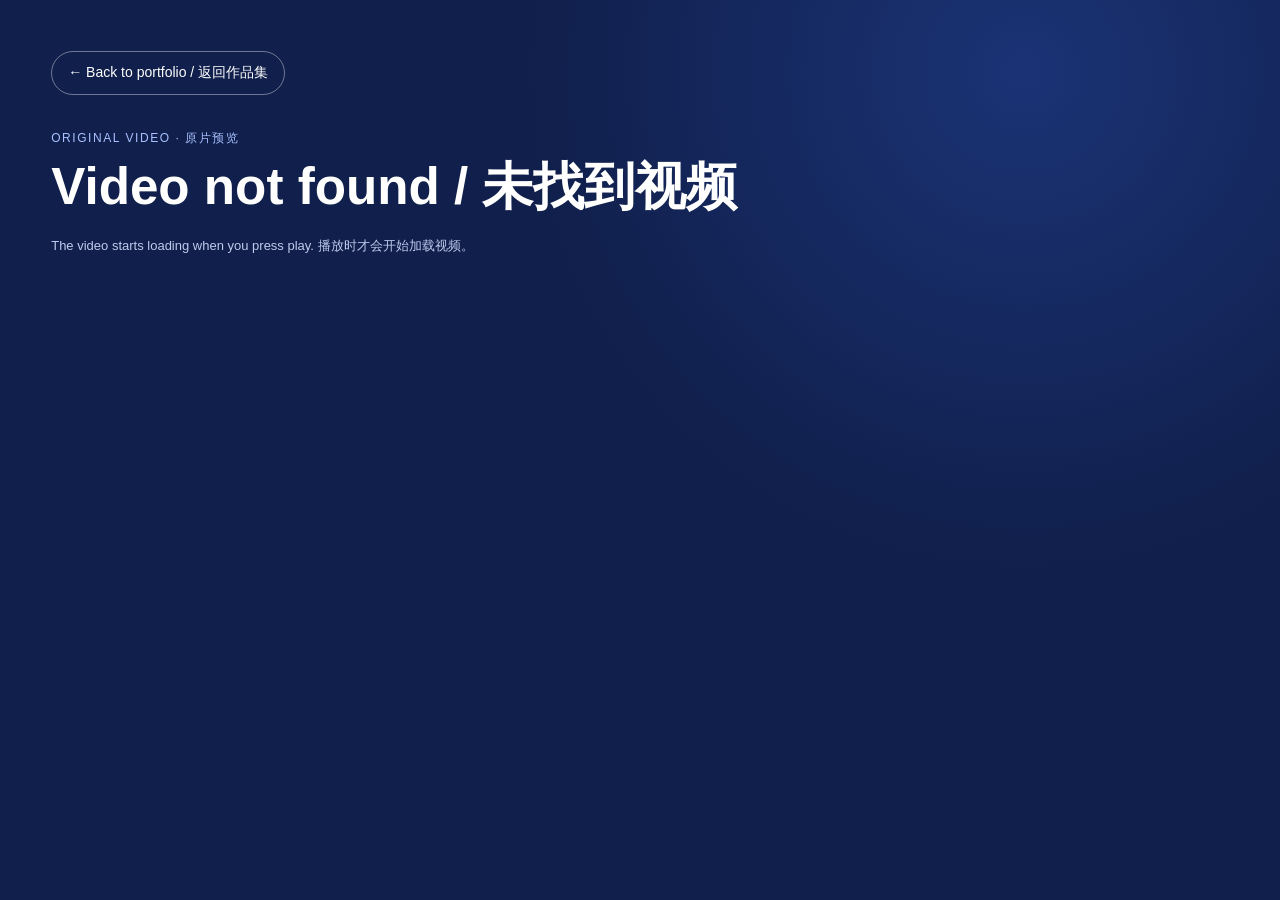
<file: video.html>
<!doctype html>
<html lang="en">
<head>
  <meta charset="utf-8">
  <meta name="viewport" content="width=device-width, initial-scale=1">
  <meta name="robots" content="noindex,nofollow">
  <title>Video Preview · Stella’s Portfolio</title>
  <style>
    :root{color-scheme:dark;font-family:Arial,Helvetica,sans-serif;background:#101f4b;color:#fff}
    *{box-sizing:border-box}body{margin:0;min-height:100vh;padding:clamp(20px,4vw,55px);background:radial-gradient(circle at 80% 8%,#315bca55,transparent 38%),#101f4b}
    main{max-width:1250px;margin:auto}a{color:inherit}.back{display:inline-flex;align-items:center;gap:9px;text-decoration:none;font-size:14px;padding:12px 16px;border:1px solid #ffffff66;border-radius:30px}.back:hover{background:#ffffff20}
    header{margin:35px 0 22px}small{display:block;color:#a9c1ff;font-size:12px;letter-spacing:.13em;text-transform:uppercase}h1{font-size:clamp(28px,4vw,54px);line-height:1.08;margin:12px 0}p{color:#bdcbed;line-height:1.6}
    video{display:block;width:100%;max-height:75vh;background:#060b1e;border:1px solid #ffffff35;border-radius:20px;object-fit:contain}
    .hint{font-size:13px}.fallback{display:inline-block;margin-top:12px;color:#b7d4ff}
  </style>
</head>
<body>
  <main>
    <a class="back" href="index.html#work">← Back to portfolio / 返回作品集</a>
    <header><small>Original video · 原片预览</small><h1 id="video-title">Video Preview</h1><p id="video-description"></p></header>
    <video id="player" controls preload="none" playsinline aria-label="Video preview"></video>
    <p class="hint">The video starts loading when you press play. 播放时才会开始加载视频。</p>
    <a class="fallback" id="open-file" href="#">Open original video file / 打开原视频文件 ↗</a>
  </main>
  <script>
    const videos = {
      sinoalta:{title:'Sinoalta Factory Introduction',description:'Sinoalta 工厂介绍短视频',source:'assets/videos/sinoalta-factory-introduction.m4v',poster:'assets/posters/sinoalta-factory-introduction.jpg'},
      jaspercnc:{title:'JasperCNC Finished Video',description:'JasperCNC 完整成片',source:'assets/videos/jaspercnc-finished-video-web.m4v',poster:'assets/posters/jaspercnc-finished-video.jpg'},
      ceramic:{title:'Ceramic Restoration Table · AI Concept Video',description:'Sinoalta 陶瓷修复台 · AI 概念视频',source:'assets/videos/sinoalta-ceramic-restoration-ai-concept.m4v',poster:'assets/posters/sinoalta-ceramic-restoration-ai-concept.jpg'},
      'petersburg-feed':{title:'Craft Beer · Feed Advertising',description:'精酿啤酒信息流广告短片',source:'assets/videos/petersburg-restaurant-feed.mp4',poster:'assets/posters/petersburg-restaurant-feed.jpg'},
      'restaurant-promotion':{title:'Craft Beer · Brand Promotion',description:'精酿啤酒品牌宣传短片',source:'assets/videos/restaurant-brand-promotion.mp4',poster:'assets/posters/restaurant-brand-promotion.jpg'},
      'petersburg-discovery':{title:'Craft Beer · Venue Discovery',description:'彼得堡精酿啤酒 · 探店种草短片',source:'assets/videos/petersburg-restaurant-discovery.mp4',poster:'assets/posters/petersburg-restaurant-discovery.jpg'}
    };
    const selected = videos[new URLSearchParams(location.search).get('v')];
    if (selected) {
      document.title = `${selected.title} · Stella’s Portfolio`;
      document.querySelector('#video-title').textContent = selected.title;
      document.querySelector('#video-description').textContent = selected.description;
      document.querySelector('#player').src = selected.source;
      document.querySelector('#player').poster = selected.poster;
      document.querySelector('#open-file').href = selected.source;
    } else {
      document.querySelector('#video-title').textContent = 'Video not found / 未找到视频';
      document.querySelector('#player').remove();
      document.querySelector('#open-file').remove();
    }
  </script>
</body>
</html>
</file>
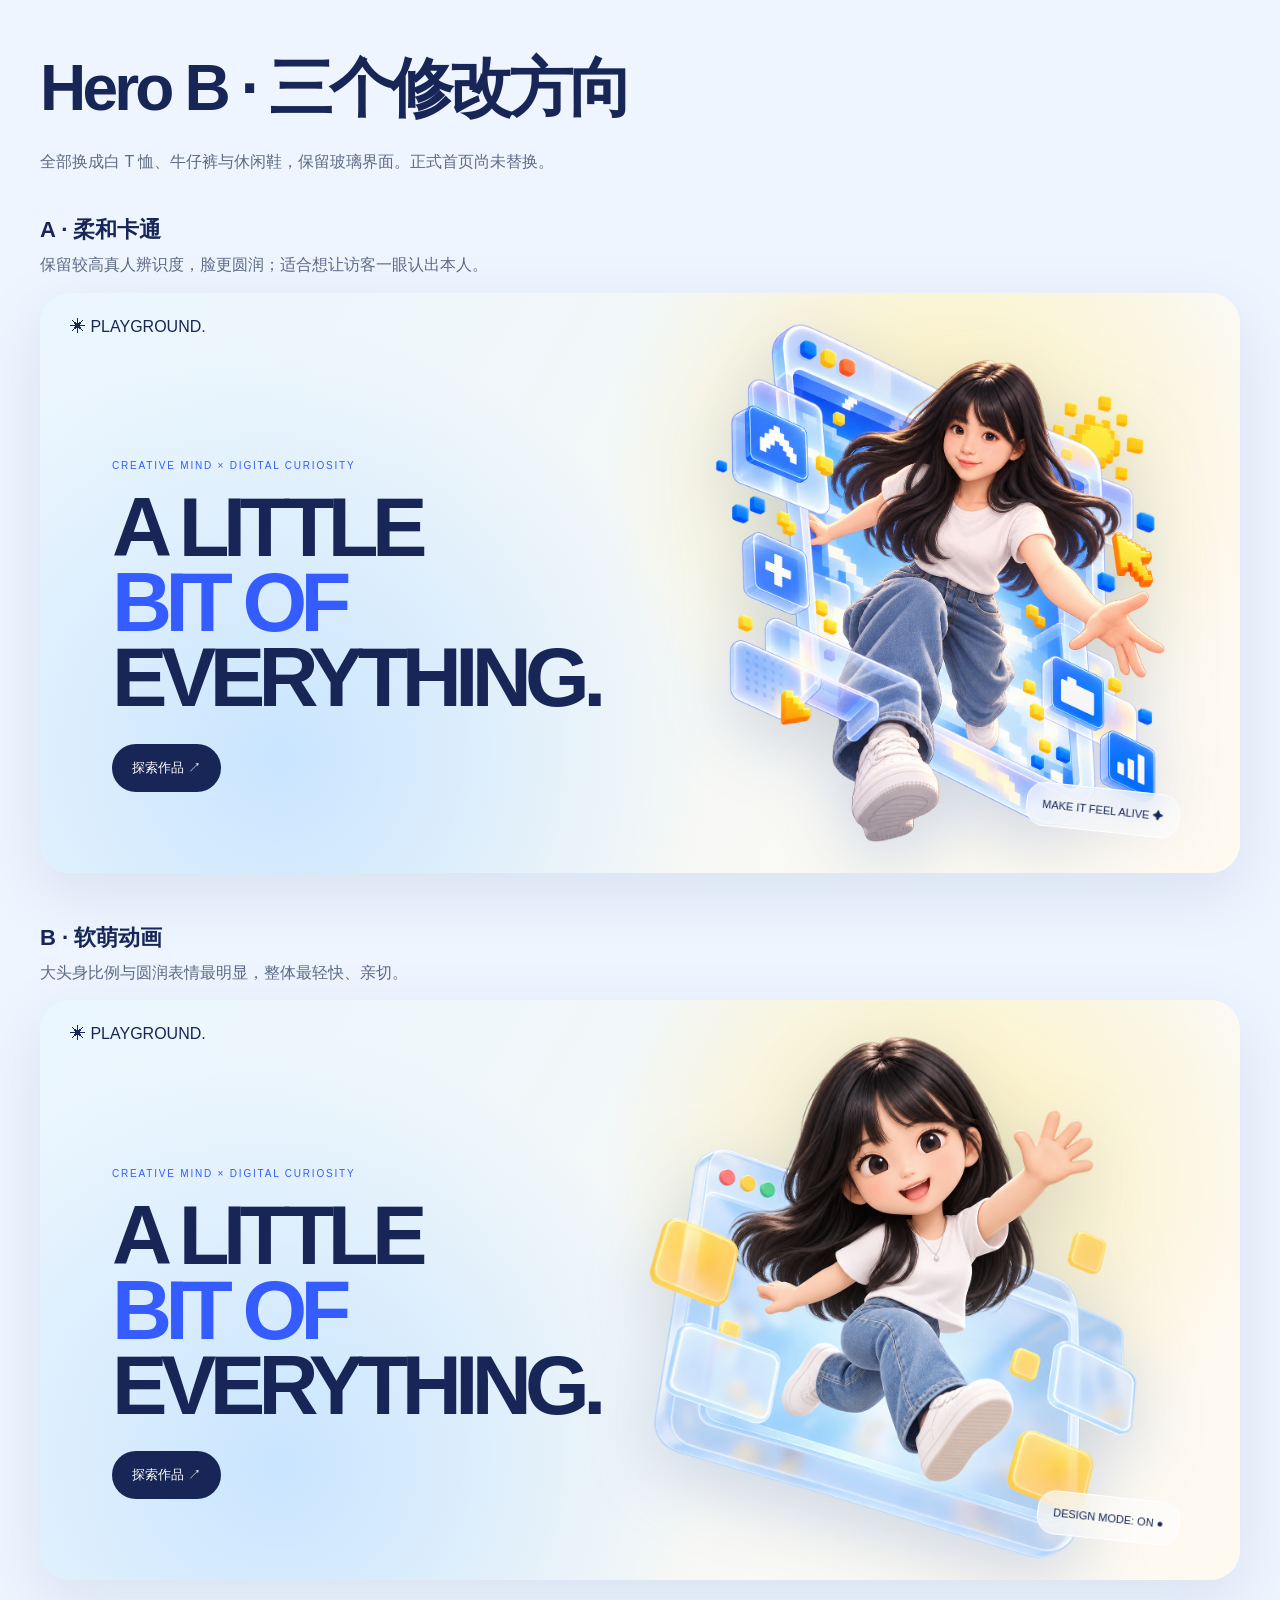
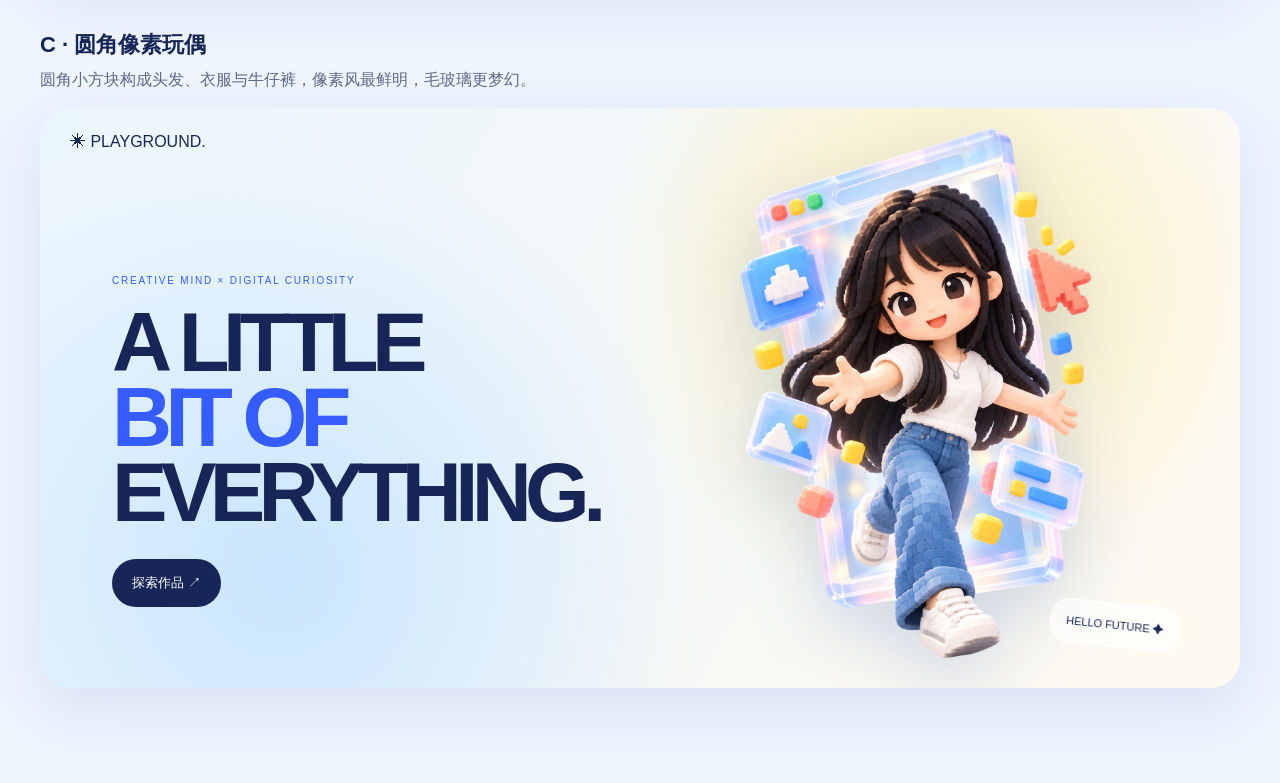
<file: hero-concepts/revision-2.html>
<!doctype html><html lang="zh-CN"><head><meta charset="utf-8"><meta name="viewport" content="width=device-width,initial-scale=1"><meta name="robots" content="noindex,nofollow"><title>Hero B 修改稿 · 三个方案</title><style>*{box-sizing:border-box}body{margin:0;background:#eef5ff;color:#172657;font-family:"Avenir Next","Segoe UI",Arial,sans-serif;padding:45px 22px}main{max-width:1200px;margin:auto}h1{font-size:clamp(38px,5vw,65px);letter-spacing:-.06em;margin:0}header p{color:#5d6b86;line-height:1.7;margin-bottom:40px}.option{margin-bottom:50px}.option h2{font-size:22px;margin:0 0 7px}.option>p{color:#5d6b86;margin:0 0 15px;line-height:1.6}.mock{height:580px;position:relative;overflow:hidden;border-radius:30px;background:radial-gradient(circle at 75% 30%,#fff0b7,transparent 34%),radial-gradient(circle at 20% 80%,#c9e5ff,transparent 40%),linear-gradient(120deg,#eaf6ff,#fffaf0);box-shadow:0 20px 60px #6880ae2b}.logo{position:absolute;top:25px;left:30px;font-weight:450}.copy{position:absolute;z-index:2;left:6%;top:28%}.copy small{font-size:10px;font-weight:450;color:#355cff;letter-spacing:.18em}.copy strong{display:block;font-size:clamp(50px,6.5vw,88px);letter-spacing:-.08em;line-height:.9;margin:18px 0 28px}.copy em{font-style:normal;color:#355cff}.copy span{display:inline-block;border-radius:100px;background:#172657;color:white;padding:15px 20px;font-size:13px;font-weight:450}.mock img{position:absolute;right:-5%;top:3%;height:94%;width:60%;object-fit:contain;filter:drop-shadow(0 22px 35px #4162ae3b)}.mock.b img{width:63%;right:-2%}.mock.c img{height:94%;width:54%;right:0}.glass{position:absolute;right:5%;bottom:7%;padding:15px;border-radius:18px;border:1px solid white;background:#ffffff91;backdrop-filter:blur(20px);font-size:11px;font-weight:450;transform:rotate(6deg)}@media(max-width:700px){body{padding:25px 12px}.mock{height:650px}.copy{top:16%}.copy strong{font-size:clamp(50px,11vw,75px)}.mock img,.mock.b img,.mock.c img{width:100%;height:60%;top:auto;bottom:0;right:-20%}}</style></head><body><main><header><h1>Hero B · 三个修改方向</h1><p>全部换成白 T 恤、牛仔裤与休闲鞋，保留玻璃界面。正式首页尚未替换。</p></header>
<section class="option"><h2>A · 柔和卡通</h2><p>保留较高真人辨识度，脸更圆润；适合想让访客一眼认出本人。</p><div class="mock a"><div class="logo">✳ PLAYGROUND.</div><div class="copy"><small>CREATIVE MIND × DIGITAL CURIOSITY</small><strong>A LITTLE<br><em>BIT OF</em><br>EVERYTHING.</strong><span>探索作品 ↗</span></div><img src="B2-A-soft-cartoon.png" alt="A 柔和卡通设计稿"><div class="glass">MAKE IT FEEL ALIVE ✦</div></div></section>
<section class="option"><h2>B · 软萌动画</h2><p>大头身比例与圆润表情最明显，整体最轻快、亲切。</p><div class="mock b"><div class="logo">✳ PLAYGROUND.</div><div class="copy"><small>CREATIVE MIND × DIGITAL CURIOSITY</small><strong>A LITTLE<br><em>BIT OF</em><br>EVERYTHING.</strong><span>探索作品 ↗</span></div><img src="B2-B-chibi-glass.png" alt="B 软萌动画设计稿"><div class="glass">DESIGN MODE: ON ●</div></div></section>
<section class="option"><h2>C · 圆角像素玩偶</h2><p>圆角小方块构成头发、衣服与牛仔裤，像素风最鲜明，毛玻璃更梦幻。</p><div class="mock c"><div class="logo">✳ PLAYGROUND.</div><div class="copy"><small>CREATIVE MIND × DIGITAL CURIOSITY</small><strong>A LITTLE<br><em>BIT OF</em><br>EVERYTHING.</strong><span>探索作品 ↗</span></div><img src="B2-C-rounded-voxel.png" alt="C 圆角像素玩偶设计稿"><div class="glass">HELLO FUTURE ✦</div></div></section>
</main></body></html>
</file>
<file: styles.css>
:root{--ink:#172657;--blue:#355cff;--yellow:#ffe65b}*{box-sizing:border-box}html{scroll-behavior:smooth}body{margin:0;background:#f5f9ff;color:var(--ink);font-family:"Avenir Next","Segoe UI",Arial,sans-serif;overflow-x:hidden}a{text-decoration:none;color:inherit}a:focus-visible{outline:3px solid var(--blue);outline-offset:5px}h1,h2,h3,p{margin-top:0}.glass{background:rgba(255,255,255,.55);border:1px solid rgba(255,255,255,.85);box-shadow:0 15px 45px #4565aa22,inset 0 1px #fff;backdrop-filter:blur(22px);-webkit-backdrop-filter:blur(22px)}.nav{position:absolute;z-index:30;top:28px;left:50%;transform:translateX(-50%);width:min(1240px,calc(100% - 48px));height:72px;border-radius:100px;padding:0 20px 0 27px;display:flex;align-items:center;justify-content:space-between}.logo{font-size:19px;letter-spacing:-.06em;font-weight:450}.logo span{display:inline-grid;place-items:center;width:30px;height:30px;background:var(--yellow);border-radius:50%;margin-right:5px;font-size:22px}.nav nav{display:flex;gap:40px;font-size:13px;font-weight:450}.nav nav a:hover{color:var(--blue)}.nav-cta,.pill{display:inline-flex;align-items:center;justify-content:space-between;gap:28px;border-radius:100px;background:var(--ink);color:#fff;font-size:13px;font-weight:450;padding:14px 19px;transition:transform .25s,background .25s}.nav-cta:hover,.pill:hover{transform:translateY(-4px);background:var(--blue)}.hero{min-height:850px;height:100svh;max-height:1100px;position:relative;overflow:hidden;background:radial-gradient(circle at 73% 40%,#fff1bc 0,transparent 30%),radial-gradient(circle at 20% 68%,#c8e3ff 0,transparent 32%),linear-gradient(130deg,#eaf5ff,#f8fbff 55%,#fff9ec)}.hero-inner{max-width:1240px;height:100%;margin:auto;position:relative;padding-top:165px}.topline{display:flex;justify-content:space-between;font-size:11px;font-weight:450;letter-spacing:.16em}.topline span:first-child{color:#376cad}.hero-copy{position:relative;z-index:5;margin-top:95px}.eyebrow{font-size:12px;font-weight:450;letter-spacing:.22em;color:var(--blue);margin-bottom:25px}.hero h1{font-size:clamp(75px,9.3vw,150px);line-height:.9;letter-spacing:-.09em;font-weight:450;margin:0 0 30px}.hero h1 em{font-style:normal;color:var(--blue)}.hero h1 b{color:#ff885e}.hero-copy>p:not(.eyebrow){font-size:clamp(16px,1.5vw,21px);line-height:1.65;margin-bottom:28px}.pill{min-width:170px;min-height:54px}.hero-art{position:absolute;z-index:4;width:min(65vw,900px);right:-15%;top:9%;filter:drop-shadow(0 38px 35px #5078bb44);animation:float 7s ease-in-out infinite;pointer-events:none}.float-card{position:absolute;z-index:7;border-radius:22px;padding:14px 18px;display:flex;align-items:center;gap:12px;font-size:10px;line-height:1.5;letter-spacing:.07em}.float-card strong{font-size:14px}.float-card i{font-style:normal;display:grid;place-items:center;width:45px;height:45px;border-radius:15px;background:var(--yellow);font-size:28px}.card-one{right:1%;top:29%;transform:rotate(-8deg)}.card-two{right:27%;bottom:15%;transform:rotate(8deg)}.card-two i{background:#a9c7ff;color:var(--blue)}.scroll{position:absolute;bottom:38px;font-size:10px;font-weight:450;letter-spacing:.18em}.ticker{overflow:hidden;white-space:nowrap;background:var(--yellow);padding:22px 0;transform:rotate(-2deg) scale(1.03);position:relative;z-index:8}.ticker>div{width:max-content;font-size:clamp(22px,2.6vw,38px);font-weight:450;letter-spacing:-.04em;animation:marquee 25s linear infinite}.section{max-width:1240px;margin:auto;padding:110px 0}.section-label{border-top:1px solid #bdcee5;padding-top:18px;display:flex;justify-content:space-between;font-size:11px;font-weight:450;letter-spacing:.17em}.about-grid{display:grid;grid-template-columns:1.1fr .9fr;gap:8vw;margin-top:100px}.about h2,.work h2,.lab h2,.contact h2{font-size:clamp(55px,6.5vw,100px);line-height:1.03;letter-spacing:-.075em;font-weight:450}.about h2 em,.contact h2 em{font-style:normal;color:var(--blue)}.about-grid>div{font-size:19px;line-height:1.85}.about-grid p{margin-bottom:20px}.tags{display:flex;flex-wrap:wrap;gap:10px;margin-top:32px}.tags span{font-size:13px;font-weight:450;border-radius:100px;background:#e5edff;padding:9px 15px}.tags span:nth-child(2){background:#fff0c3}.tags span:nth-child(3){background:#ffe4dc}.work{padding-top:40px;padding-bottom:160px}.work-head{display:flex;justify-content:space-between;align-items:end;gap:40px;margin:85px 0 60px}.work-head h2{margin:0}.work-head h2 em{font-style:normal;color:transparent;-webkit-text-stroke:2px var(--blue)}.work-head p{max-width:280px;font-size:16px;line-height:1.7;color:#5b6b8c}.projects{display:grid;grid-template-columns:1fr 1fr;gap:65px 26px}.project.wide{grid-column:1/-1}.visual{height:500px;border-radius:34px;position:relative;overflow:hidden;isolation:isolate;transition:transform .35s}.project:hover .visual{transform:translateY(-8px)}.visual-one{background:radial-gradient(circle at 70% 30%,#d9ffff,transparent 40%),linear-gradient(135deg,#9ec5ff,#7567e9)}.visual-two{background:radial-gradient(circle at 80% 20%,#fff5b1,transparent 40%),linear-gradient(135deg,#ffb795,#f3dcff)}.visual-three{height:570px;background:linear-gradient(120deg,#ffc851,#ff8c77 55%,#fa6a93)}.badge{position:absolute;z-index:5;top:25px;left:25px;padding:10px 15px;border-radius:100px;font-size:10px;font-weight:450;letter-spacing:.12em}.arrow{position:absolute;z-index:5;right:25px;bottom:25px;width:55px;height:55px;background:white;border-radius:50%;display:grid;place-items:center;font-size:25px}.blue-orb{position:absolute;left:17%;top:13%;width:320px;height:320px;border-radius:50%;background:radial-gradient(circle at 30% 20%,#fff,#c4dcff 25%,#5578ef 75%);box-shadow:inset -30px -40px 45px #293bb666,0 30px 45px #3349a44d}.blue-ring{position:absolute;left:27%;top:35%;width:330px;height:180px;border:32px solid #e8faffcc;border-radius:50%;transform:rotate(-28deg);box-shadow:0 22px 30px #3b4ba955}.mock-window{position:absolute;left:12%;top:17%;width:76%;height:63%;border-radius:28px;padding:22px;transform:rotate(-7deg)}.window-bar,.window-foot{font-size:11px;font-weight:450;letter-spacing:.1em}.window-bar{color:#ff885e}.window-bar span{float:right;color:var(--ink)}.mock-window strong{display:block;margin-top:60px;font-size:clamp(35px,4vw,62px);line-height:1;letter-spacing:-.07em}.mock-window strong span{color:#ff885e}.window-foot{position:absolute;bottom:20px}.orange-pebble{position:absolute;right:4%;bottom:9%;width:120px;height:120px;border-radius:28px;background:linear-gradient(135deg,#ffb44e,#fd5e86);transform:rotate(25deg);box-shadow:inset -15px -15px 25px #e2396180,0 20px 25px #a04f5b55}.sun{position:absolute;left:8%;top:11%;width:420px;height:420px;border-radius:50%;background:radial-gradient(circle at 32% 27%,#fffcc8,#ffe157 36%,#fa7f4b 85%);box-shadow:0 35px 50px #ad3d4b66,inset -30px -30px 30px #ee6a4a88}.arch{position:absolute;right:8%;top:10%;height:80%;width:50%;border-radius:220px 220px 35px 35px;transform:rotate(9deg);display:grid;place-items:center;text-align:center;font-size:clamp(70px,8vw,150px);line-height:.85;letter-spacing:-.08em;font-weight:450;color:white;text-shadow:0 8px 20px #c0535877}.project-info{display:flex;justify-content:space-between;align-items:end;padding:20px 3px}.project-info small{font-size:11px;font-weight:450;letter-spacing:.15em;color:var(--blue)}.project-info h3{font-size:clamp(30px,3vw,45px);letter-spacing:-.055em;margin:7px 0 0}.project-info p{font-size:14px;color:#667493;margin:0 0 6px}.lab{background:var(--ink);color:white;border-radius:55px 55px 0 0}.lab .section-label{border-color:#ffffff55}.lab-grid{display:grid;grid-template-columns:1fr 1fr;gap:60px;margin-top:100px}.lab-grid small{font-size:11px;font-weight:450;letter-spacing:.2em;color:var(--yellow)}.lab h2{margin-top:25px}.lab h2 em{font-style:normal;color:var(--yellow)}.lab-list p{display:flex;align-items:center;gap:16px;border-bottom:1px solid #ffffff55;padding:25px 0;margin:0;font-size:17px}.lab-list p:first-child{border-top:1px solid #ffffff55}.lab-list b{font-size:13px;color:var(--yellow)}.lab-list span{margin-left:auto}.contact{padding-bottom:30px}.contact>.eyebrow{margin-top:100px}.contact h2{font-size:clamp(75px,10vw,155px);margin-bottom:50px}.contact-row{display:flex;justify-content:space-between;align-items:end;gap:25px}.contact-row p{max-width:510px;font-size:17px;line-height:1.7;color:#556587}.contact footer{display:flex;justify-content:space-between;border-top:1px solid #bdcee5;padding-top:22px;margin-top:130px;font-size:11px;font-weight:450;letter-spacing:.13em}@keyframes float{50%{transform:translateY(-25px) rotate(4deg)}}@keyframes marquee{to{transform:translateX(-50%)}}@media(max-width:1300px){.section{margin-left:6vw;margin-right:6vw}.hero-inner{margin:0 6vw}}@media(max-width:900px){.hero-art{width:80vw;right:-30%;top:23%;opacity:.82}.about-grid,.lab-grid{grid-template-columns:1fr;gap:20px}.work-head{align-items:start;flex-direction:column}.visual{height:400px}.visual-three{height:470px}}@media(max-width:650px){.nav{top:14px;width:calc(100% - 24px);height:62px;padding:0 12px}.logo{font-size:14px}.logo span{width:25px;height:25px;font-size:18px}.nav nav{display:none}.nav-cta{padding:11px}.hero{height:820px;min-height:0}.hero-inner{margin:0 20px;padding-top:120px}.topline{font-size:9px}.topline span:last-child{display:none}.hero-copy{margin-top:65px}.eyebrow{font-size:10px}.hero h1{font-size:clamp(55px,13vw,85px);position:relative;z-index:8}.hero-copy>p:not(.eyebrow){font-size:15px}.hero-art{width:110vw;right:-53%;top:37%;opacity:.85}.float-card{padding:9px 11px;font-size:8px;border-radius:14px}.float-card strong{font-size:10px}.float-card i{width:30px;height:30px;font-size:19px}.card-one{right:2%;top:51%}.card-two{right:25%;bottom:12%}.scroll{bottom:25px;font-size:9px}.section{margin:0 20px;padding:80px 0}.section-label{font-size:9px}.about-grid{margin-top:60px}.about h2,.work h2,.lab h2{font-size:clamp(50px,11vw,70px)}.about-grid>div{font-size:16px}.work{padding-top:20px;padding-bottom:90px}.work-head{margin:55px 0 35px}.work-head p{font-size:14px}.projects{grid-template-columns:1fr;gap:35px}.project.wide{grid-column:auto}.visual,.visual-three{height:350px;border-radius:24px}.blue-orb{width:240px;height:240px;left:10%}.blue-ring{width:240px;left:20%}.mock-window{left:9%;width:82%;height:66%}.mock-window strong{font-size:42px;margin-top:40px}.sun{width:260px;height:260px}.arch{height:75%;width:50%;font-size:55px}.project-info{align-items:start;flex-direction:column;gap:5px}.project-info p{font-size:13px}.lab{border-radius:35px 35px 0 0}.lab-grid{margin-top:70px}.lab-list p{font-size:15px}.contact h2{font-size:clamp(58px,13vw,85px)}.contact-row{align-items:start;flex-direction:column}.contact-row p{font-size:15px}.contact footer{flex-wrap:wrap;gap:12px;font-size:9px;margin-top:100px}}@media(prefers-reduced-motion:reduce){html{scroll-behavior:auto}.hero-art,.ticker>div{animation:none}*,*:before,*:after{transition-duration:.01ms!important}}
</file>
<file: hero-home.css>
.stella-topbar{position:absolute;z-index:30;top:22px;left:50%;transform:translateX(-50%);width:min(1240px,calc(100% - 40px));height:62px;border:1px solid #fff;border-radius:100px;display:flex;align-items:center;justify-content:space-between;padding:0 25px;background:#ffffffa3;box-shadow:0 12px 30px #5570a522;backdrop-filter:blur(18px)}.stella-topbar a{color:var(--ink);text-decoration:none;font-size:18px;font-weight:450;letter-spacing:-.06em}.stella-topbar span{font-size:10px;font-weight:450;letter-spacing:.18em}.stella-hero{min-height:840px;height:100svh;max-height:1100px;position:relative;overflow:hidden;background:radial-gradient(circle at 77% 25%,#fff4bf,transparent 33%),radial-gradient(circle at 25% 77%,#c5e4ff,transparent 35%),linear-gradient(125deg,#e9f5ff,#fffaf0)}.stella-grid{position:absolute;inset:0;background-image:linear-gradient(#8db3e711 1px,transparent 1px),linear-gradient(90deg,#8db3e711 1px,transparent 1px);background-size:60px 60px;mask-image:linear-gradient(90deg,transparent,#000)}.stella-hero-copy{position:absolute;z-index:10;top:24%;left:max(calc((100vw - 1240px)/2),5%);width:51%}.stella-eyebrow{font-size:11px;color:var(--blue);font-weight:450;letter-spacing:.22em;margin-bottom:28px}.stella-hero h1{font-size:clamp(72px,8vw,130px);line-height:.9;letter-spacing:-.09em;font-weight:450;margin:0 0 35px}.stella-hero h1 em{font-style:normal;color:var(--blue)}.stella-hero h1 span{color:#ff895f}.stella-description{font-size:clamp(16px,1.5vw,20px);line-height:1.7;max-width:430px}.stella-hint{display:inline-flex;align-items:center;gap:12px;background:#ffffffb8;border:1px solid white;border-radius:100px;padding:10px 18px;margin-top:18px;font-size:12px;font-weight:450;box-shadow:0 12px 35px #5c70aa25}.stella-hint-icon{display:grid;place-items:center;width:30px;height:30px;background:var(--yellow);border-radius:50%;font-size:19px}.stella-scene{position:absolute;inset:0;pointer-events:none}.stella-stella-scene{position:absolute;width:min(69vw,900px);right:-3%;top:10%;height:90%;object-fit:contain;filter:drop-shadow(0 30px 36px #476ab540);animation:girlFloat 6s ease-in-out infinite}.stella-badge-stage{position:absolute;z-index:14;width:610px;height:620px;right:3%;bottom:-13%;pointer-events:none}.stella-lanyard{position:absolute;inset:0;width:100%;height:100%;filter:drop-shadow(10px 15px 12px #1b3b8970);transform:rotate(-10deg);transform-origin:50% 60%;animation:ribbonFloat 5s ease-in-out infinite}.stella-badge{pointer-events:auto;cursor:pointer;position:absolute;left:175px;top:200px;width:246px;height:326px;border:0;background:none;padding:0;perspective:1000px;transform:rotate(10deg);filter:drop-shadow(18px 25px 20px #2437746e);transition:transform .55s cubic-bezier(.2,.8,.2,1),filter .55s}.stella-badge:hover,.stella-badge:focus-visible{transform:rotate(0deg) translateY(-16px) scale(1.06);filter:drop-shadow(24px 38px 26px #24377480)}.stella-badge:focus-visible{outline:4px solid var(--blue);outline-offset:8px}.stella-badge-rotor{display:block;width:100%;height:100%;position:relative;transform-style:preserve-3d;transition:transform .85s cubic-bezier(.2,.8,.2,1)}.stella-badge:hover .stella-badge-rotor,.stella-badge:focus-visible .stella-badge-rotor,.stella-badge.stella-is-flipped .stella-badge-rotor{transform:rotateY(180deg)}.stella-badge-face{position:absolute;inset:0;display:flex;flex-direction:column;align-items:center;backface-visibility:hidden;-webkit-backface-visibility:hidden;border:4px solid #fff8;border-radius:20px;background:linear-gradient(155deg,#ff575e,#ef2d58 64%,#d7194c);box-shadow:inset 0 2px 0 #ffffff77,inset -8px -12px 22px #9d164066;text-align:center;color:#fff;overflow:visible}.stella-badge-face:before{content:"";position:absolute;inset:12px;border:1px solid #ffffff55;border-radius:12px;pointer-events:none}.stella-badge-back{transform:rotateY(180deg);background:linear-gradient(160deg,#4b7cff,#254ccc 65%,#1a3294)}.stella-clip{position:absolute;z-index:2;top:-17px;left:50%;transform:translateX(-50%);width:53px;height:28px;border:7px solid #dfe9ff;border-radius:9px;background:#a5baff;box-shadow:0 2px 3px #253d9466}.stella-badge-top{width:100%;display:flex;justify-content:space-between;align-items:center;padding:29px 24px 0}.stella-mark{font-size:25px;line-height:1}.stella-badge-no{font-size:9px;font-weight:450;letter-spacing:.16em}.stella-avatar{width:160px;height:139px;display:grid;place-items:center;margin-top:0;filter:drop-shadow(0 10px 9px #9b224555)}.stella-avatar svg{width:100%;height:100%}.stella-badge-name{font-size:40px;letter-spacing:-.06em;line-height:1;font-weight:450;margin-top:4px}.stella-badge-line{font-size:10px;letter-spacing:.18em;font-weight:450;margin-top:7px}.stella-badge-bottom{display:flex;justify-content:space-between;width:100%;margin-top:auto;padding:0 17px 17px;font-size:8px;letter-spacing:.05em;font-weight:450}.stella-speed{position:absolute;border-radius:50%;border:2px solid #ffffffaa;transform:rotate(-26deg);z-index:12}.stella-speed-one{width:500px;height:120px;right:5%;bottom:21%}.stella-speed-two{width:340px;height:80px;right:14%;bottom:27%;opacity:.5}@keyframes girlFloat{50%{transform:translateY(-14px)}}@keyframes ribbonFloat{50%{transform:rotate(-7deg) translateY(-9px)}}@media(max-width:1100px){.stella-hero-copy{left:5%;top:25%;width:58%}.stella-hero h1{font-size:clamp(65px,8vw,100px)}.stella-stella-scene{width:78vw;right:-20%;top:13%}.stella-badge-stage{right:-15%;bottom:0;transform:scale(.82)}}@media(max-width:700px){.stella-hero{height:900px;min-height:900px}.stella-topbar{top:14px;width:calc(100% - 24px);padding:0 15px}.stella-topbar a{font-size:15px}.stella-topbar span{font-size:8px}.stella-hero-copy{top:125px;left:20px;width:calc(100% - 40px)}.stella-eyebrow{font-size:9px}.stella-hero h1{font-size:clamp(58px,13vw,86px);margin-bottom:20px}.stella-description{font-size:14px;max-width:280px}.stella-hint{font-size:10px;margin-top:6px}.stella-stella-scene{width:125vw;height:auto;right:-42%;top:35%}.stella-badge-stage{right:-95px;bottom:80px;transform:scale(.57);transform-origin:right bottom}.stella-speed{display:none}}@media(prefers-reduced-motion:reduce){.stella-stella-scene,.stella-lanyard{animation:none}.stella-badge,.stella-badge-rotor{transition:none}}

/* Blue acrylic badge, woven flying strap, and hardware matching the supplied study. */
.stella-badge-stage{z-index:20;width:650px;height:660px;right:1%;bottom:-10%;rotate:-12deg;animation:badgeDrift 5.5s ease-in-out infinite;pointer-events:none}
.stella-lanyard{width:100%;height:100%;transform:none;transform-origin:47% 24%;animation:none;filter:drop-shadow(7px 11px 9px #10328c58)}
.stella-strap-copy{fill:#fff;font-family:"Avenir Next",Arial,sans-serif;font-size:18px;font-weight:450;letter-spacing:1.2px;paint-order:stroke;stroke:#ffffff20;stroke-width:1px}
.stella-badge{left:170px;top:205px;width:270px;height:355px;transform:none;filter:drop-shadow(17px 24px 20px #17419970);transition:transform .75s cubic-bezier(.17,.8,.22,1),filter .75s;overflow:visible}
.stella-badge:hover,.stella-badge:focus-visible{transform:none;filter:drop-shadow(17px 24px 20px #17419970)}
.stella-hardware{position:absolute;z-index:5;left:50%;top:-66px;width:74px;height:87px;transform:translateX(-50%);filter:drop-shadow(2px 7px 5px #193d8766);pointer-events:none}
.stella-metal-ring{position:absolute;left:16px;top:0;width:44px;height:44px;border:8px solid transparent;border-radius:50%;background:linear-gradient(120deg,#ffffff,#9ea8ba 38%,#f8fbff 60%,#7b8595) border-box;box-shadow:inset 0 2px 4px #6d7790,0 1px 2px #fff}
.stella-swivel{position:absolute;left:26px;top:33px;width:26px;height:25px;border-radius:8px;background:linear-gradient(90deg,#77849b,#fff 40%,#bcc8d9 65%,#64728a);border:2px solid #a9b5c9}
.stella-metal-clip{position:absolute;left:25px;top:54px;width:28px;height:30px;border:5px solid #c9d4e5;border-radius:5px 5px 12px 12px;background:linear-gradient(120deg,#fff,#8e9cb4,#f7faff);box-shadow:inset 0 0 4px #6b7b9c}
.stella-badge-rotor{height:100%;width:100%;transform-origin:50% 0;transition:transform .95s cubic-bezier(.18,.72,.15,1)}
.stella-badge-face{border:0;border-radius:27px;padding:11px;background:linear-gradient(133deg,#ffffffed 0%,#94bbffb8 16%,#ffffffd9 32%,#a9d6ffcf 58%,#ffffffed 83%,#71a4f8b0 100%);box-shadow:inset 0 0 0 2px #fff,inset 0 0 0 7px #d7e8ff9e,inset 0 -15px 25px #5b91f77a,0 2px 0 #fff,4px 10px 0 #5387d77e}
.stella-badge-face:before{content:"";position:absolute;inset:3px;border:1px solid #fff;border-radius:24px;pointer-events:none}
.stella-badge-face:after{content:none}
.stella-badge-back{background:linear-gradient(133deg,#ffffffed 0%,#94bbffb8 16%,#ffffffd9 32%,#a9d6ffcf 58%,#ffffffed 83%,#71a4f8b0 100%)}
.stella-badge-inset{position:relative;display:flex;align-items:center;flex-direction:column;width:100%;height:100%;border-radius:17px;overflow:hidden;background:radial-gradient(circle at 77% 10%,#77aeff 0%,transparent 31%),linear-gradient(155deg,#337dff 0%,#174cd6 49%,#1234a4 100%);border:2px solid #c8ddff;box-shadow:inset 0 0 0 2px #ffffff75,inset 0 17px 22px #8dc2ff48,inset 0 -18px 26px #0b247691}
.stella-badge-inset:before{content:none}
.stella-card-top{display:flex;justify-content:space-between;width:100%;padding:12px 15px 0;color:#d7ebff;font-size:9px;font-weight:450;letter-spacing:.14em}.stella-card-top span:first-child{font-size:15px;color:#ffe371;line-height:1}
.stella-photo-frame{position:relative;display:flex;align-items:center;justify-content:center;flex:none;width:208px;height:184px;margin-top:10px;padding:0;background:#cde9ff;border:1px solid #b7dcfa;border-radius:3px;overflow:hidden}.stella-avatar-image{display:block;width:100%;height:100%;object-fit:cover;object-position:50% 50%;margin:0;filter:none}
.stella-avatar-image.stella-happy{height:100%}
.stella-badge-name{position:relative;z-index:2;color:#fff;font-family:"Avenir Next",Arial,sans-serif;font-size:30px;line-height:1.1;letter-spacing:-.045em;font-weight:450;margin-top:14px;white-space:nowrap;text-shadow:none}
.stella-badge-name sup{position:absolute;right:-13px;top:0;color:#ffdc3b;font-size:12px;letter-spacing:0}
.stella-badge-motto{position:relative;z-index:2;color:#eff7ff;font-size:10px;font-weight:450;letter-spacing:.1em;margin-top:8px}
.stella-badge:hover .stella-badge-rotor,.stella-badge:focus-visible .stella-badge-rotor,.stella-badge.stella-is-flipped .stella-badge-rotor{transform:rotateY(180deg)}
/* A filter on the 3D parent flattens both sides in Safari and lets mirrored text bleed through. */
.stella-badge,.stella-badge:hover,.stella-badge:focus-visible{filter:none}
.stella-badge-rotor{-webkit-transform-style:preserve-3d;transform-style:preserve-3d}
.stella-badge-face{-webkit-backface-visibility:hidden;backface-visibility:hidden;transform-style:preserve-3d}
.stella-badge-front{transform:translateZ(1px)}
.stella-badge-back{transform:rotateY(180deg) translateZ(1px)}
@keyframes badgeDrift{50%{transform:translate(-9px,-18px)}}
@keyframes strapSway{50%{transform:rotate(2deg) translate(5px,-7px)}}
@media(max-width:1100px){.stella-badge-stage{right:-11%;bottom:-9%;transform:scale(.82);animation:none}.stella-lanyard{animation:none}}
@media(max-width:700px){.stella-badge-stage{right:-115px;bottom:40px;transform:scale(.59);transform-origin:right bottom;animation:none}.stella-badge{left:170px;top:205px}}
@media(prefers-reduced-motion:reduce){.stella-badge-stage,.stella-lanyard{animation:none}.stella-badge,.stella-badge-rotor{transition:none}}

.stella-badge-role{position:relative;z-index:2;color:#e4f1ff;font-size:10px;font-weight:450;line-height:1.4;margin-top:7px;white-space:nowrap}.stella-badge-motto{font-size:9px;margin-top:9px}
</file>
<file: portfolio.css>
/* Extend the approved Playground tokens, layout rhythm and interaction language. */
:root{--coral:#ff885e;--muted:#556587;--line:#bdcee5;--paper:#f5f9ff}
html{scroll-padding-top:118px}section[id],article[id]{scroll-margin-top:118px}button{font:inherit}button,a{-webkit-tap-highlight-color:transparent}button{color:inherit}button:focus-visible{outline:3px solid var(--blue);outline-offset:5px}button img,a img{pointer-events:none}.skip-link{position:fixed;top:-80px;left:20px;z-index:100;padding:15px;background:var(--ink);color:white}.skip-link:focus{top:10px}.nav{position:fixed;top:20px;z-index:60;box-shadow:0 12px 35px #17265716}.nav nav{gap:23px}.nav nav a{padding:12px 0;position:relative}.nav nav a.is-active{color:var(--blue)}.nav nav a.is-active:after{content:"";position:absolute;bottom:4px;left:45%;width:5px;height:5px;border-radius:50%;background:var(--blue)}.nav-cta{gap:12px}.nav-cta img,.hero-actions .pill img{width:18px;filter:brightness(0) invert(1)}.menu-toggle{display:none}.hero-actions{display:flex;align-items:center;gap:23px;margin-top:18px}.hero-connect{font-size:11px;font-weight:450;border-bottom:1px solid var(--ink);padding:10px 0}.hero-introduction{display:block;margin-top:10px;font-size:15px;line-height:1.65;font-weight:450;max-width:410px}.stella-description{font-size:13px;font-weight:450;line-height:1.4}.stella-hint{margin-top:16px;font-size:10px}.stella-hero-copy .stella-eyebrow{font-size:10px}.stella-hero{--yellow:#ffe65b}
.about-grid{grid-template-columns:1.3fr .7fr;gap:55px;margin-top:75px;align-items:center}.about h2{font-size:clamp(52px,6.1vw,90px);line-height:.98;margin-bottom:34px}.about h2 em{font-size:.84em}.about-intro>p{font-size:17px;line-height:1.8;max-width:630px}.about-intro .strength-line{font-size:14px;font-weight:450;color:var(--blue);line-height:1.8;margin-bottom:0}.about-aside{position:relative;padding:20px}.avatar-polaroid{max-width:315px;margin:auto;padding:17px 17px 22px;background:#fff;border-radius:5px;transform:rotate(7deg);box-shadow:0 25px 60px #355cff1b;text-align:center}.avatar-polaroid>img{display:block;aspect-ratio:1/1;width:100%;object-fit:cover;object-position:top;background:#d8eaff}.avatar-polaroid>span{display:block;margin-top:17px;font-size:27px;line-height:1.2;font-weight:450;letter-spacing:-.05em}.avatar-polaroid>small{font-size:12px;color:var(--muted)}.portrait-note{position:absolute;right:-6px;bottom:0;background:var(--yellow);padding:15px 20px;transform:rotate(-9deg);font-size:15px;line-height:1.3;font-weight:450;box-shadow:0 10px 30px #17265712}.small-heading{font-size:13px;font-weight:450;letter-spacing:.07em;margin:0 0 20px}.what-i-do{margin-top:65px}.capability-grid{display:grid;grid-template-columns:repeat(5,1fr);gap:14px}.capability-grid>div{display:flex;align-items:center;gap:16px;min-height:112px;padding:22px;background:#e8f3ff;border:1px solid white;border-radius:20px}.capability-grid>div:nth-child(2){background:#eeeaff}.capability-grid>div:nth-child(3){background:#ffebe5}.capability-grid>div:nth-child(4){background:#e2f5ff}.capability-grid>div:nth-child(5){background:#efe9ff}.capability-grid img{width:32px;height:32px}.capability-grid span{font-size:13px;line-height:1.4;font-weight:450}.about-details{display:grid;grid-template-columns:1.1fr .9fr;gap:9%;margin-top:64px}.experience{padding:0;margin:0;list-style:none;position:relative}.experience:before{content:"";position:absolute;top:8px;bottom:20px;left:3px;width:1px;background:#a8bff9}.experience li{display:grid;grid-template-columns:90px 1fr;gap:18px;position:relative;padding:0 0 28px 22px}.experience li:before{content:"";width:7px;height:7px;background:var(--blue);border-radius:50%;position:absolute;left:0;top:6px}.experience time{font-size:12px;font-weight:450}.experience strong{font-size:14px}.experience p{font-size:12px;line-height:1.5;margin:6px 0 0;color:var(--muted)}.education{display:flex;gap:16px;margin-top:24px}.education>img{width:34px;align-self:start}.education .small-heading{margin-bottom:12px}.education strong{font-size:13px}.education p{font-size:12px;margin:8px 0 0;color:var(--muted)}.tool-grid{display:grid;grid-template-columns:repeat(5,1fr);gap:10px}.tool-chip{position:relative;display:flex;align-items:center;justify-content:center;min-height:64px;background:#fff;border:1px solid #e6eef8;border-radius:16px;transition:transform .2s,box-shadow .2s;cursor:default}.tool-chip img{width:28px;height:28px;object-fit:contain}.tool-chip:hover,.tool-chip:focus-visible{transform:translateY(-5px) rotate(-3deg);box-shadow:0 10px 20px #355cff18;z-index:2}.tool-chip .tooltip{position:absolute;bottom:calc(100% + 8px);left:50%;transform:translateX(-50%);white-space:nowrap;font-size:11px;padding:8px 12px;background:var(--ink);color:#fff;border-radius:8px;opacity:0;pointer-events:none}.tool-chip:hover .tooltip,.tool-chip:focus-visible .tooltip{opacity:1}.languages{margin-top:30px}.languages .small-heading{margin-bottom:14px}.languages>span{display:inline-flex;gap:12px;font-size:12px;background:#e5edff;padding:10px 13px;border-radius:8px;margin-right:6px}.languages b{font-weight:450;color:var(--muted)}
.work{padding-top:45px}.project-link{display:block;width:100%;padding:0;border:0;background:none;text-align:left;cursor:pointer}.project .visual{height:auto;aspect-ratio:1.18;border-radius:34px}.project.wide .visual{aspect-ratio:2.2}.project .cover-image{width:100%;height:100%;object-fit:cover;display:block;transition:transform .7s cubic-bezier(.2,.7,.2,1)}.project-link:hover .cover-image{transform:scale(1.045)}.project .badge{color:var(--ink);font-size:9px;background:#ffffffbf;max-width:calc(100% - 100px)}.project .arrow img{width:23px;height:23px}.project-info{gap:20px;align-items:start}.project-info h3{font-size:clamp(27px,3vw,42px);line-height:1.06;max-width:430px}.project-info p{font-size:13px;line-height:1.7;max-width:190px;flex-shrink:0;padding-top:20px}.project-info small{font-size:9px;letter-spacing:.12em}.project:not(.wide) .project-info{flex-direction:column;gap:5px}.project:not(.wide) .project-info p{padding:0;max-width:100%;margin-top:5px}.project-link:focus-visible{outline:3px solid var(--blue);outline-offset:9px;border-radius:34px}.art-note{font-size:11px;color:#61718e;text-align:center;line-height:1.7;margin:48px auto 0;max-width:580px}.lab h2{font-size:clamp(52px,5.5vw,80px)}.lab-list p{transition:padding .2s,background .2s}.lab-list p:hover{padding-left:12px;background:#ffffff05}.lab-list .principle{margin:0;display:block}.principle strong{display:block;font-size:15px;line-height:1.45}.lab-list .principle small{display:block;color:#ced8ef;letter-spacing:0;font-size:13px;line-height:1.7;font-weight:450;margin-top:6px}.lab-list img{width:23px;margin-left:auto;filter:brightness(0) invert(1)}.contact-method{display:flex;flex-direction:column;align-items:end;gap:10px}.contact-method small{font-size:12px;color:var(--muted)}.contact-method .pill{justify-content:center}.contact-pending{border:1px solid var(--line);border-radius:18px;padding:20px 24px;display:flex;align-items:center;gap:16px}.contact-pending img{width:28px}.contact-pending strong{display:block;font-size:14px}.contact-pending span{display:block;font-size:12px;color:var(--muted);margin-top:5px}
#project-detail{padding:0;border:1px solid #fff;border-radius:30px;width:min(1120px,calc(100% - 40px));max-height:90svh;background:var(--paper);color:var(--ink);box-shadow:0 35px 100px #07163755;overflow:auto}#project-detail::backdrop{background:#10224c99;backdrop-filter:blur(12px)}body.detail-open{overflow:hidden}.detail-toolbar{position:sticky;z-index:5;top:0;background:#f5f9ffed;backdrop-filter:blur(20px);border-bottom:1px solid #dbe6f7;display:flex;align-items:center;justify-content:space-between;padding:14px 24px}.detail-home{font-size:10px;font-weight:450;letter-spacing:.12em}.dialog-close{width:40px;height:40px;border:1px solid #dae4f4;border-radius:50%;background:#fff;display:grid;place-items:center;cursor:pointer}.dialog-close img{width:20px}.detail-layout{padding:48px}.detail-top{display:grid;grid-template-columns:1.2fr .8fr;gap:35px;align-items:center;margin-bottom:40px}.detail-kicker{font-size:10px;font-weight:450;color:var(--blue);letter-spacing:.14em;margin:0 0 16px}.detail-top h2{font-size:clamp(36px,4.4vw,62px);letter-spacing:-.065em;line-height:1.02;margin:0 0 18px}.detail-top h3{font-size:16px;line-height:1.5;margin:0 0 12px}.detail-overview{font-size:14px;line-height:1.8;color:var(--muted);margin:0}.detail-art{margin:0;transform:rotate(3deg)}.detail-art img{width:100%;aspect-ratio:1;object-fit:cover;border-radius:25px;box-shadow:0 20px 35px #355cff17}.detail-art figcaption{font-size:9px;text-align:right;color:var(--muted);margin-top:10px}.detail-block{margin-top:34px}.detail-block h3{font-size:12px;letter-spacing:.08em;font-weight:450;margin:0 0 18px}.action-grid{display:grid;grid-template-columns:repeat(4,1fr);gap:12px}.action-item{padding:22px 14px;text-align:center;border:1px solid white;border-radius:17px;background:#eaf2ff}.action-item:nth-child(2){background:#ede9ff}.action-item:nth-child(3){background:#ffebe5}.action-item:nth-child(4){background:#e5f7fa}.action-item img{width:30px;height:30px;display:block;margin:0 auto 13px}.action-item span{font-size:12px;font-weight:450;line-height:1.5;display:block}.detail-columns{display:grid;grid-template-columns:1fr 1fr;gap:35px;padding:28px;border:1px solid #fff;background:#fff9;border-radius:22px;margin-top:30px}.detail-columns h3{font-size:12px;letter-spacing:.06em;margin:0 0 15px}.detail-columns ul{list-style:none;padding:0;margin:0}.detail-columns li{font-size:13px;line-height:1.6;padding:8px 0;border-bottom:1px solid #e4ecf7}.detail-columns li:last-child{border:0}.detail-links{display:flex;flex-wrap:wrap;gap:12px;margin-top:25px}.detail-links a{font-size:12px;min-height:44px}.detail-links img{width:18px;filter:brightness(0) invert(1)}.evidence-empty{padding:22px 24px;background:#edf3fc;border:1px dashed #bccde5;border-radius:18px;font-size:13px;line-height:1.7;color:var(--muted)}.evidence-empty strong{display:block;color:var(--ink);margin-bottom:4px}.evidence-empty p{margin:0}.evidence-tags{display:flex;flex-wrap:wrap;gap:8px;margin-top:13px}.evidence-tags span{font-size:10px;padding:6px 9px;border-radius:6px;background:#fff}.media-grid{display:grid;grid-template-columns:repeat(3,minmax(0,1fr));gap:15px}.media-item{margin:0;background:#fff;border:1px solid #e2eaf5;border-radius:16px;overflow:hidden}.media-item>img,.media-item>video{display:block;width:100%;aspect-ratio:1.5;object-fit:cover;background:#dceaff}.media-item figcaption{padding:15px;font-size:12px;font-weight:450}.media-item figcaption small{display:block;font-size:11px;font-weight:450;color:var(--muted);margin-top:6px;line-height:1.5}.media-pending{min-height:125px;padding:18px;display:flex;flex-direction:column;gap:9px;border:1px solid #dce7f6;border-radius:15px;background:#fff}.media-pending>img{width:24px;height:24px}.media-pending strong{font-size:13px}.media-pending small{font-size:11px;color:var(--muted)}.media-pending .pending-label{font-size:9px;color:#6b7c96;margin-top:auto}.creative-filters{display:flex;gap:7px;flex-wrap:wrap;margin:0 0 20px}.creative-filters button{border:1px solid #c8d6ed;border-radius:50px;background:#fff;font-size:11px;padding:10px 14px;cursor:pointer}.creative-filters button[aria-pressed=true]{background:var(--ink);color:white;border-color:var(--ink)}.workflow-steps{display:grid;grid-template-columns:repeat(4,1fr);gap:15px;margin:20px 0 32px}.workflow-step{position:relative;padding:20px 12px;text-align:center;background:#fff;border-radius:18px;border:1px solid #dfe8f6}.workflow-step>img{width:28px;margin-bottom:10px}.workflow-step>strong{display:block;color:var(--blue);font-size:12px}.workflow-step>small{display:block;font-size:11px;color:var(--muted);margin-top:8px;line-height:1.5}.workflow-step:not(:last-child):after{content:"";position:absolute;right:-13px;top:35%;height:18px;width:12px;background:url('assets/icons/arrow-right.svg') center/contain no-repeat;z-index:2}.detail-tools{display:grid;grid-template-columns:repeat(4,1fr);gap:10px}.detail-tools .tool-chip{display:flex;flex-direction:column;padding:16px 10px;gap:8px;min-height:110px}.detail-tools .tool-chip strong{font-size:11px}.detail-tools .tool-chip small{font-size:9px;color:var(--muted)}.result-grid{display:flex;flex-wrap:wrap;gap:15px}.verified-result{padding:20px;border-radius:15px;background:#e6f3ff;flex:1}.verified-result strong{display:block;font-size:30px;color:var(--blue)}.verified-result span{display:block;font-size:12px;margin:6px 0}.verified-result small{font-size:10px;color:var(--muted)}.detail-pagination{display:flex;justify-content:space-between;align-items:center;border-top:1px solid var(--line);margin-top:40px;padding-top:22px;gap:15px}.detail-pagination button{border:0;background:none;padding:10px 0;cursor:pointer;font-size:12px;font-weight:450;display:flex;align-items:center;gap:10px}.detail-pagination img{width:20px}.detail-pagination small{font-size:10px;color:var(--muted)}
@media(min-width:1500px){.hero-introduction{max-width:440px}}
@media(max-width:1100px){.nav{padding:0 16px;width:calc(100% - 36px)}.nav nav{gap:15px;font-size:11px}.logo{font-size:16px}.nav-cta{font-size:11px;padding:12px}.capability-grid>div{padding:18px 12px;gap:10px}.about-grid{gap:20px}.hero-introduction{max-width:370px}.detail-layout{padding:34px}.detail-top{gap:25px}}
@media(max-width:850px){.nav{height:64px}.nav nav{gap:12px}.nav nav a{font-size:10px}.nav-cta{display:none}.about-grid{grid-template-columns:1fr .65fr}.about h2{font-size:52px}.about-intro>p{font-size:15px}.about-details{gap:35px}.capability-grid>div{flex-direction:column;text-align:center}.about-aside{padding:10px}.portrait-note{font-size:12px}.detail-top{grid-template-columns:1fr .7fr}.detail-top h2{font-size:40px}.detail-layout{padding:28px}.detail-tools{grid-template-columns:repeat(4,1fr)}}
@media(max-width:650px){html{scroll-padding-top:90px}section[id],article[id]{scroll-margin-top:90px}.nav{top:12px;width:calc(100% - 24px);padding:0 15px}.nav nav{display:none;position:absolute;top:75px;left:0;right:0;padding:15px;background:#f5f9fff5;border:1px solid white;box-shadow:0 20px 35px #17265720;border-radius:22px;grid-template-columns:1fr 1fr;gap:4px}.nav nav.is-open{display:grid}.nav nav a{font-size:13px;padding:14px;border-radius:12px}.nav nav a:hover{background:#e5edff}.menu-toggle{display:grid;place-items:center;width:38px;height:38px;border:0;background:#e5edff;border-radius:50%;cursor:pointer}.menu-toggle img{width:22px}.stella-description{max-width:290px;font-size:11px}.hero-introduction{font-size:12px;line-height:1.6;max-width:290px}.hero-actions{gap:16px;margin-top:12px}.hero-actions .pill{font-size:10px;min-width:145px;min-height:42px;padding:12px}.hero-connect{font-size:9px}.stella-hint{font-size:8px;padding:7px 10px;margin-top:12px;gap:7px}.about-grid{grid-template-columns:1fr;margin-top:50px;gap:35px}.about h2{font-size:clamp(45px,10vw,65px)}.about-intro>p{font-size:15px}.about-aside{max-width:290px;width:80%;margin:auto}.avatar-polaroid{padding:12px}.avatar-polaroid>span{font-size:23px}.portrait-note{right:-22px;bottom:-7px}.what-i-do{margin-top:60px}.capability-grid{grid-template-columns:repeat(3,1fr);gap:8px}.capability-grid>div{min-height:104px;padding:14px 8px;gap:9px;border-radius:15px}.capability-grid span{font-size:11px}.capability-grid img{width:26px;height:26px}.about-details{grid-template-columns:1fr;gap:42px;margin-top:40px}.experience li{grid-template-columns:75px 1fr;gap:12px}.tool-grid{grid-template-columns:repeat(5,1fr)}.tool-chip{min-height:58px}.tool-chip img{width:25px;height:25px}.small-heading{font-size:12px}.work-head{gap:22px}.project .visual{aspect-ratio:1.1;border-radius:24px}.project.wide .visual{aspect-ratio:1.35}.project-info h3{font-size:30px}.project .badge{top:17px;left:17px;font-size:8px;max-width:calc(100% - 60px);padding:9px 12px}.project .arrow{width:44px;height:44px;right:18px;bottom:18px}.lab h2{font-size:47px}.principle strong{font-size:13px}.lab-list .principle small{font-size:12px}.contact-pending{width:100%}.contact-method{align-items:start}.contact h2{font-size:clamp(52px,12vw,80px)}#project-detail{width:calc(100% - 16px);max-height:94svh;border-radius:22px}.detail-toolbar{padding:10px 16px}.detail-home{font-size:8px}.detail-layout{padding:24px 18px}.detail-top{grid-template-columns:1fr;gap:24px;margin-bottom:28px}.detail-top h2{font-size:39px}.detail-art{transform:none}.detail-art img{aspect-ratio:1.8;border-radius:18px}.detail-top h3{font-size:14px}.detail-overview{font-size:13px}.action-grid{grid-template-columns:1fr 1fr;gap:8px}.action-item{padding:17px 10px}.detail-columns{grid-template-columns:1fr;padding:21px;gap:25px}.media-grid{grid-template-columns:1fr 1fr;gap:10px}.media-pending{padding:13px}.media-pending strong{font-size:12px}.evidence-empty{padding:18px;font-size:12px}.workflow-steps{grid-template-columns:1fr 1fr;gap:10px}.workflow-step:not(:last-child):after{display:none}.detail-tools{grid-template-columns:repeat(3,1fr)}.detail-pagination button{font-size:10px}.detail-pagination small{display:none}}
@media(prefers-reduced-motion:reduce){*,*:before,*:after{animation:none!important;scroll-behavior:auto!important}}

.nav nav .mobile-nav-contact{display:none}@media(max-width:650px){.nav nav .mobile-nav-contact{display:block}}
.avatar-polaroid>img{aspect-ratio:640/722;object-fit:cover;object-position:center top}
.contact-info-panel{width:min(360px,100%);display:flex;flex-direction:column;align-items:center;gap:26px}.contact-orb{width:168px;height:168px;border-radius:50%;background:var(--ink);color:#fff;display:flex;align-items:center;justify-content:center;gap:5px;transform:rotate(-7deg);box-shadow:0 24px 38px #17265725;transition:transform .25s,box-shadow .25s}.contact-orb:hover,.contact-orb:focus-visible{transform:rotate(0deg) scale(1.045);box-shadow:0 28px 45px #17265734}.contact-orb span{font-size:12px;font-weight:450;line-height:1.05;letter-spacing:.07em}.contact-orb img{width:86px;height:86px;flex:none;filter:brightness(0) saturate(100%) invert(31%) sepia(98%) saturate(2446%) hue-rotate(222deg) brightness(99%) contrast(105%)}.contact-links{width:100%;display:flex;flex-direction:column;border-top:1px solid var(--line)}.contact-link{width:100%;min-height:64px;display:flex;align-items:center;gap:15px;padding:11px 8px;text-align:left;border:0;border-bottom:1px solid var(--line);background:transparent;cursor:pointer;transition:background .2s,padding .2s}.contact-link:hover,.contact-link:focus-visible{background:#eaf2ff;padding-left:14px}.contact-link>img:first-child{width:23px;height:23px;object-fit:contain}.contact-link>span{display:flex;flex-direction:column;gap:3px;min-width:0}.contact-link b{font-size:10px;font-weight:450;letter-spacing:.15em;color:var(--blue)}.contact-link small{font-size:13px;color:var(--ink);overflow-wrap:anywhere}.contact-link>img:last-child{width:17px;height:17px;margin-left:auto}.copy-feedback{min-height:18px;font-size:11px;color:var(--blue);font-weight:450}.contact-row>p{align-self:end}@media(max-width:650px){.contact-info-panel{width:100%;align-items:flex-start;gap:20px}.contact-orb{width:134px;height:134px;align-self:center}.contact-orb img{width:68px;height:68px}.contact-row>p{align-self:auto}.contact-link{min-height:62px}}

/* Bilingual navigation and contact layout. */
.nav-actions{display:flex;align-items:center;gap:10px}.language-toggle{min-width:52px;height:42px;padding:0 13px;border:1px solid #fff;border-radius:999px;background:#edf4ff;color:var(--ink);cursor:pointer;font-size:12px;letter-spacing:.04em;transition:transform .2s,background .2s,color .2s}.language-toggle:hover,.language-toggle:focus-visible{transform:translateY(-2px);background:var(--blue);color:#fff}.contact>.eyebrow{display:none}.contact h2{margin-top:96px;margin-bottom:62px}.contact-row{display:grid;grid-template-columns:minmax(320px,470px) minmax(280px,1fr);align-items:end;gap:clamp(55px,9vw,150px)}.contact-info-panel{width:100%;align-items:stretch;gap:0}.contact-orb{display:none}.contact-links{border-top:1px solid var(--line)}.contact-link{min-height:82px;padding:15px 6px;gap:18px}.contact-link>img:first-child{width:29px;height:29px}.contact-link b{font-size:12px;letter-spacing:.12em}.contact-link small{font-size:clamp(16px,1.45vw,20px);line-height:1.4}.contact-link>img:last-child{width:20px;height:20px}.copy-feedback{padding-top:10px}.contact-row>p{max-width:530px;font-size:clamp(18px,1.55vw,22px);line-height:1.7;margin:0}.contact footer{margin-top:100px}
html[lang="zh-CN"] body{font-family:"PingFang SC","Microsoft YaHei","Avenir Next","Segoe UI",sans-serif}html[lang="zh-CN"] .stella-hero h1,html[lang="zh-CN"] .about h2,html[lang="zh-CN"] .work h2,html[lang="zh-CN"] .lab h2,html[lang="zh-CN"] .contact h2{letter-spacing:-.045em}html[lang="zh-CN"] .nav nav{gap:20px}
@media(max-width:1100px){.nav nav{gap:10px}.nav nav a{font-size:10px}.nav-actions{gap:6px}.language-toggle{min-width:46px;padding:0 9px}.nav-cta{padding:11px 13px}.contact-row{gap:60px}}
@media(max-width:850px){.nav-cta{display:none}.contact-row{grid-template-columns:1fr;gap:48px}.contact-row>p{max-width:620px}.contact-info-panel{max-width:560px}}
@media(max-width:650px){.nav-actions{margin-left:auto}.language-toggle{height:38px}.contact h2{margin-top:72px;margin-bottom:42px}.contact-row{display:flex;flex-direction:column;align-items:stretch;gap:42px}.contact-info-panel{width:100%}.contact-link{min-height:74px}.contact-link small{font-size:16px}.contact-row>p{font-size:16px}.contact footer{margin-top:76px}}

/* Restore the original strong display hierarchy after removing the global weight cap. */
body{font-weight:400}.logo,.nav nav,.nav-cta,.pill,.stella-eyebrow,.section-label,.small-heading,.project-info small,.contact-link b{font-weight:700}.stella-hero h1,.about h2,.work h2,.lab h2,.contact h2,.project-info h3,.avatar-polaroid>span,.portrait-note,.stella-badge-name{font-weight:800}.ticker>div,.lab-list b,.capability-grid span,.badge,.stella-badge-role{font-weight:700}

/* Personal introduction and evidence-first case studies. */
.logo{font-size:17px;letter-spacing:-.045em;white-space:nowrap}
.nav nav{gap:clamp(15px,2vw,30px)}
.stella-hero-copy{top:21%;width:min(51%,620px)}
.stella-hero h1{font-size:clamp(68px,7vw,112px);line-height:.98;letter-spacing:-.075em;margin-bottom:25px}
.stella-description{font-size:clamp(14px,1.25vw,17px);line-height:1.5;max-width:480px}
.stella-description p{margin:0 0 13px}
.stella-description p:last-child{margin-bottom:0}
.hero-actions{margin-top:22px}
.hero-connect{font-size:13px;font-weight:700}
.work h2{font-size:clamp(54px,6.1vw,91px)}
.contact h2{font-size:clamp(59px,7vw,106px);line-height:1.05}
.contact-get-in-touch{font-size:13px;letter-spacing:.12em;color:var(--blue);margin:0 0 18px;font-weight:700}
.detail-story{display:grid;grid-template-columns:1fr 1fr;gap:30px;margin:12px 0 30px}
.detail-story section{padding:24px;border:1px solid #fff;border-radius:20px;background:#ffffffaa}
.detail-story h3,.detail-outcome h3,.see-work>h3{font-size:13px;letter-spacing:.08em;margin:0 0 13px;color:var(--blue);font-weight:700}
.detail-story p,.detail-outcome p{font-size:15px;line-height:1.75;margin:0;color:var(--ink)}
.see-work{padding:25px;border:1px solid #b6ceff;border-radius:25px;background:#eaf3ff;scroll-margin-top:80px}
.see-work>.detail-block{margin-top:20px}
.see-work>.detail-block h3{font-size:11px}
.detail-columns{margin-top:22px}
.detail-columns h4,.detail-block h4{font-size:12px;letter-spacing:.06em;margin:0 0 15px}
.detail-outcome{padding:25px;border-radius:22px;background:#fff9}
.detail-outcome .result-grid{margin-top:20px}
@media(max-width:1100px){.nav nav{gap:13px}.logo{font-size:15px}.stella-hero-copy{width:55%}.stella-hero h1{font-size:clamp(60px,7vw,88px)}}
@media(max-width:650px){.logo{font-size:13px}.stella-hero-copy{top:120px;width:calc(100% - 40px)}.stella-hero h1{font-size:clamp(49px,12vw,70px);margin-bottom:16px}.stella-description{font-size:12px;line-height:1.5;max-width:300px}.stella-description p{margin-bottom:9px}.hero-actions{gap:12px;margin-top:13px}.hero-connect{font-size:11px}.contact h2{font-size:clamp(42px,10vw,68px)}.detail-story{grid-template-columns:1fr;gap:12px}.detail-story section{padding:19px}.see-work{padding:16px}.detail-story p,.detail-outcome p{font-size:13px}}
.experience li{grid-template-columns:100px minmax(0,1fr);gap:15px;padding:0 0 28px 22px;align-items:start}
.experience-audience{display:inline-flex;align-items:center;min-height:25px;padding:4px 10px;margin:0 0 9px;border-radius:999px;background:#e5edff;color:var(--blue);font-size:10px;line-height:1;letter-spacing:.08em;text-transform:uppercase;font-weight:700}
.experience-g .experience-audience{background:#fff0bd;color:#805800}
.experience-b .experience-audience{background:#e3f5ff;color:#17668e}
.experience-c .experience-audience{background:#f0eaff;color:#6846b6}
.experience .experience-type{margin-top:-3px}
.experience strong{display:block;font-size:16px;line-height:1.35;font-weight:700}
.experience p{font-size:13px;line-height:1.55;margin:7px 0 0;color:var(--muted)}
@media(max-width:650px){.experience li{grid-template-columns:72px minmax(0,1fr);gap:10px}.experience strong{font-size:14px}.experience p{font-size:12px}.experience-audience{font-size:9px;padding:4px 8px}}
.tool-chip{display:grid;grid-template-rows:40px auto 5px auto;gap:5px;align-content:center;justify-items:center;min-height:120px;padding:11px 8px;text-align:center}
.tool-chip img{width:36px;height:36px;object-fit:contain}
.tool-chip .tool-name{font-size:10px;line-height:1.15;color:var(--ink);font-weight:700;white-space:normal;overflow-wrap:anywhere}
.tool-chip .tool-meter{display:block;width:min(100%,72px);height:5px;border-radius:99px;background:#e6edf9;overflow:hidden}
.tool-chip .tool-meter>span{display:block;height:100%;border-radius:inherit;background:linear-gradient(90deg,#3f70ff,#63a7ff)}
.tool-chip .tool-percent{font-size:9px;line-height:1;color:var(--muted);font-weight:700}
.tool-chip-detail{grid-template-rows:40px auto auto;min-height:120px}
.tool-chip-detail small{font-size:9px;line-height:1.25;color:var(--muted)}
.tool-chip img[src$="dreamina-provided.png"]{width:40px;height:40px}
@media(max-width:650px){.tool-grid{grid-template-columns:repeat(3,minmax(0,1fr));gap:9px}.tool-chip{min-height:114px;padding:10px 5px}.tool-chip .tool-name{font-size:10px}.tool-chip img{width:34px;height:34px}}
.lab h2{font-size:clamp(34px,3.65vw,56px);line-height:1.08}
.lab-intro{max-width:430px;margin:28px 0 0;color:#ced8ef;font-size:clamp(15px,1.3vw,19px);line-height:1.6}
.contact h2{font-size:clamp(43px,5.65vw,86px)}
.contact h2>span,.contact h2>em{display:block;white-space:nowrap}
@media(max-width:650px){.lab h2{font-size:clamp(35px,7.6vw,50px)}.lab-intro{margin-top:18px;font-size:15px}.contact h2{font-size:clamp(23px,6.25vw,40px)}}
.stella-description .hero-closing-line{color:var(--blue)}
@media(min-width:701px){.stella-hero{height:auto;min-height:max(100svh,920px)}.stella-hero-copy{top:clamp(155px,17%,205px)}.stella-description{font-size:clamp(13px,1.05vw,15px);line-height:1.48}.stella-description p{margin-bottom:10px}.hero-actions{margin-top:16px}}
@media(max-width:700px){.stella-hero{height:1040px;min-height:1040px}.stella-description{max-width:310px}.stella-description p{margin-bottom:10px}}
@media(max-width:700px){
  .stella-hero{display:flex;flex-direction:column;height:auto;min-height:0}
  .stella-hero-copy{position:relative;top:auto;left:auto;width:100%;padding:120px 20px 0}
  .stella-description{max-width:100%}
  .stella-scene{position:relative;inset:auto;flex:none;height:clamp(400px,90vw,520px);margin-top:18px}
  .stella-stella-scene{top:0;right:-15%;width:130%;height:100%;object-fit:contain}
  .stella-badge-stage{right:-115px;bottom:5px}
}
.projects{grid-template-columns:repeat(2,minmax(0,1fr))}
.project .visual,.project.wide .visual{aspect-ratio:1;height:auto}
@media(max-width:650px){.projects{grid-template-columns:repeat(2,minmax(0,1fr));gap:30px 12px}.project .visual,.project.wide .visual{aspect-ratio:1;border-radius:18px}.project .badge{top:9px;left:9px;max-width:calc(100% - 18px);padding:5px 7px;font-size:6px;line-height:1.25}.project .arrow{right:9px;bottom:9px;width:31px;height:31px}.project .arrow img{width:17px;height:17px}.project-info{padding:12px 2px}.project-info h3{font-size:clamp(17px,4.6vw,24px)}.project-info small{font-size:8px}.project-info p{font-size:10px;line-height:1.4}}
.detail-layout-seo .see-work .media-grid{grid-template-columns:1fr}
.detail-layout-seo .see-work .media-item>img{width:100%;height:auto;aspect-ratio:auto;object-fit:contain}
.detail-layout-seo .see-work .media-item figcaption{font-size:14px;line-height:1.5}
.lead-evidence{padding:25px;border:1px solid #c6dafa;border-radius:22px;background:#eaf4ff}
.lead-evidence-grid{display:grid;grid-template-columns:repeat(2,minmax(0,1fr));gap:12px}
.lead-evidence-card{display:flex;align-items:center;gap:18px;width:100%;padding:20px 24px;border:1px solid #d6e8fa;border-radius:19px;background:#fff;text-align:left;cursor:pointer;transition:transform .2s,box-shadow .2s}
.lead-evidence-card:hover{transform:translateY(-3px);box-shadow:0 14px 28px #17265716}
.lead-evidence-card>img{width:42px;height:42px;flex:none}
.lead-evidence-card>span:nth-child(2){display:grid;gap:5px}
.lead-evidence-card strong{font-size:17px}
.lead-evidence-card small,.lead-evidence>p{font-size:12px;line-height:1.6;color:var(--muted)}
.lead-evidence>p{margin:13px 0 0}
.lead-evidence-arrow{margin-left:auto}
.lead-evidence-arrow img{width:24px;height:24px}
#lead-gallery{width:min(1120px,calc(100% - 28px));max-height:94svh;padding:0;border:1px solid white;border-radius:25px;background:var(--paper);color:var(--ink);box-shadow:0 30px 100px #07163766;overflow:auto}
#lead-gallery::backdrop{background:#0d1d45bd;backdrop-filter:blur(10px)}
.lead-gallery-shell{padding:22px;display:flex;flex-direction:column;gap:15px}
.lead-gallery-top{display:flex;align-items:start;justify-content:space-between;gap:16px}
.lead-gallery-top small{font-size:10px;color:var(--blue);letter-spacing:.13em}
.lead-gallery-top h2{font-size:clamp(22px,3vw,32px);margin:5px 0 0}
.lead-gallery-close{width:42px;height:42px;flex:none;border:1px solid var(--line);border-radius:50%;background:white;cursor:pointer;display:grid;place-items:center}
.lead-gallery-close img{width:19px;height:19px}
.lead-gallery-shell figure{margin:0;min-height:0;text-align:center}
.lead-gallery-shell figure>img{display:block;max-width:100%;width:auto;max-height:65svh;margin:auto;border-radius:13px;object-fit:contain;background:#fff}
.lead-gallery-shell figcaption{display:grid;gap:4px;margin-top:12px;font-size:13px;line-height:1.5;text-align:left}
.lead-gallery-shell figcaption span{color:var(--muted)}
.lead-gallery-shell figcaption a{width:max-content;color:var(--blue);text-decoration:underline;text-underline-offset:3px}
.lead-gallery-controls{display:flex;align-items:center;justify-content:space-between;gap:12px;border-top:1px solid var(--line);padding-top:14px}
.lead-gallery-controls button{min-width:115px;padding:10px 16px;border:1px solid var(--line);border-radius:999px;background:#fff;cursor:pointer;font-size:13px}
.lead-gallery-controls button:hover{background:#e6efff}
#lead-gallery-count{font-size:13px;color:var(--muted)}
@media(max-width:650px){.lead-evidence{padding:16px}.lead-evidence-grid{grid-template-columns:1fr}.lead-evidence-card{padding:15px;gap:12px}.lead-evidence-card>img{width:32px;height:32px}.lead-evidence-card strong{font-size:14px}.lead-evidence-card small{font-size:11px}.lead-gallery-shell{padding:14px}.lead-gallery-shell figure>img{max-height:62svh}.lead-gallery-controls button{min-width:auto}.lead-gallery-controls button span{display:none}}
.detail-art{position:relative}
.detail-summary-heading{margin:28px 0 0!important;font-size:17px!important;letter-spacing:0!important}
.detail-summary-heading+.detail-columns{margin-top:14px}
.media-video-link{min-height:225px;padding:24px;display:flex;flex-direction:column;align-items:flex-start;gap:12px;text-decoration:none;color:var(--ink);background:linear-gradient(145deg,#e7efff,#d7e8fb 55%,#f6f9ff);border:1px solid #fff;border-radius:20px;transition:transform .2s,box-shadow .2s}
.media-video-link:hover{transform:translateY(-3px);box-shadow:0 14px 28px #173a8a20}

/* Sinoalta brand case: complete documents and uncropped project evidence. */
.detail-layout-brand .detail-top{grid-template-columns:1.4fr .6fr;gap:26px}
.detail-layout-brand .detail-top h2{font-size:clamp(34px,4.1vw,53px);line-height:1.06}
.brand-headline{font-size:17px;line-height:1.6;color:var(--muted);margin:16px 0 0}
.brand-highlights{display:grid;grid-template-columns:repeat(3,minmax(0,1fr));gap:14px;margin:30px 0}
.brand-highlights>div{display:flex;flex-direction:column;gap:8px;padding:25px 22px;border:1px solid #fff;border-radius:21px;background:#e6edff}
.brand-highlights>div:nth-child(2){background:#fff2d3}.brand-highlights>div:nth-child(3){background:#e3f4f4}
.brand-highlights strong{font-size:clamp(26px,3.3vw,38px);letter-spacing:-.045em;line-height:1.1;color:var(--ink)}
.brand-highlights b{font-size:14px}.brand-highlights span{font-size:12px;line-height:1.55;color:var(--muted)}
.brand-introduction{max-width:850px;margin:30px 0 36px}
.brand-introduction p,.brand-build-grid p,.brand-document p,.brand-full-screenshot p{font-size:14px;line-height:1.8;color:var(--muted);margin:0 0 14px}
.brand-story{align-items:start;gap:18px}.brand-story h4,.brand-outcome>h4{font-size:21px;line-height:1.35;margin:0 0 18px;letter-spacing:-.025em}
.brand-story p{font-size:14px;margin:0 0 14px}.brand-story p:last-child{margin-bottom:0}
.brand-build-grid{display:grid;grid-template-columns:repeat(2,minmax(0,1fr));gap:16px}
.brand-build-grid article{padding:24px;border-radius:20px;border:1px solid #fff;background:#ffffffa6}
.build-number{font-size:12px;font-weight:700;color:var(--blue);letter-spacing:.12em}
.brand-build-grid h4{font-size:17px;line-height:1.4;margin:12px 0 10px}.brand-build-grid p{margin:0}
.brand-document-grid{display:grid;grid-template-columns:repeat(3,minmax(0,1fr));gap:14px}
.brand-document{padding:22px 18px;background:#fff;border:1px solid #dce6f7;border-radius:18px;display:flex;flex-direction:column;align-items:flex-start;gap:11px;min-width:0}
.document-type{font-size:10px;font-weight:700;letter-spacing:.14em;padding:6px 9px;background:#eaf0ff;border-radius:7px;color:var(--blue)}
.brand-document h4{font-size:17px;line-height:1.4;margin:0}.brand-document small{font-size:11px;color:var(--blue)}.brand-document p{font-size:13px;margin:0 0 6px}
.document-open{display:inline-flex;gap:7px;align-items:center;font-size:12px;font-weight:600;color:var(--blue);text-decoration:none;line-height:1.5;min-height:44px;margin-top:auto}
.document-open img{width:18px;height:18px;flex-shrink:0}.document-open:hover,.document-download:hover{text-decoration:underline}.document-download{font-size:12px;color:var(--muted);min-height:36px;display:flex;align-items:center}
.brand-full-screenshot{margin:28px 0 0;border:1px solid #dae5f5;border-radius:18px;background:#fff;padding:20px}
.brand-full-screenshot h4{font-size:19px;margin:0 0 8px}.brand-full-screenshot> a:not(.screenshot-open){display:block}
.brand-full-screenshot>a:not(.screenshot-open)>img{display:block;width:100%;height:auto;max-height:none;aspect-ratio:auto;object-fit:contain;border-radius:8px}
.brand-full-screenshot .screenshot-open{margin-top:12px}.brand-action-grid{grid-template-columns:repeat(3,minmax(0,1fr))}
.brand-action-grid .action-item:nth-child(5){background:#fff3ce}.brand-action-grid .action-item:nth-child(6){background:#e9edff}
.brand-outcome>p{margin-bottom:16px}.brand-takeaway{margin-top:24px;padding:23px 25px;border-left:4px solid #ffe755;background:#eef2ff;border-radius:0 16px 16px 0}.brand-takeaway blockquote{margin:0;font-size:18px;line-height:1.65;font-style:italic}
@media(max-width:800px){.brand-document-grid{grid-template-columns:1fr}.brand-document{padding:20px}.brand-highlights>div{padding:20px 14px}.detail-layout-brand .detail-top{grid-template-columns:1fr}.detail-layout-brand .detail-art{display:none}}
@media(max-width:650px){.brand-highlights{gap:8px}.brand-highlights strong{font-size:24px}.brand-highlights b{font-size:12px}.brand-highlights span{font-size:11px}.brand-highlights>div{padding:17px 10px}.brand-build-grid{grid-template-columns:1fr}.brand-action-grid{grid-template-columns:repeat(2,minmax(0,1fr))}.brand-full-screenshot{padding:12px}.brand-takeaway{padding:18px}.brand-takeaway blockquote{font-size:16px}}
.media-video-link{min-height:0;min-width:0;padding:0;overflow:hidden;gap:0;background:#fff;align-items:stretch}
.video-preview-frame{position:relative;width:100%;height:235px;flex:0 0 235px;overflow:hidden;background:#111d3c}
.video-preview-frame>img{position:absolute;inset:0;display:block;width:100%;height:100%;min-width:0;min-height:0;object-fit:contain}
.media-video-link .video-play-icon{position:absolute;z-index:1;left:50%;top:50%;transform:translate(-50%,-50%);width:56px;height:56px;margin:0;padding:0;border:1px solid #fff;border-radius:50%;display:grid;place-items:center;background:#ffffffed;box-shadow:0 6px 25px #07163755;pointer-events:none}
.media-video-link .video-play-icon img{display:block;width:32px;height:32px;margin:0;flex:none}
.video-preview-copy{display:flex;flex-direction:column;gap:8px;padding:16px 18px 18px;flex:1;min-width:0}
.video-preview-copy span{margin-top:auto;font-size:10px;font-weight:700;letter-spacing:.1em;color:var(--blue);display:flex;align-items:center;gap:6px}.video-preview-copy span img{width:15px;height:15px}
.creative-directions{list-style:none;padding:0;margin:17px 0;display:grid;gap:13px}.creative-directions li{display:grid;gap:3px;border-left:3px solid #5279ff;padding-left:12px;font-size:13px;line-height:1.55}.creative-directions strong{color:var(--ink)}.creative-directions span{color:var(--muted)}.detail-story .approach-closing{margin-top:15px}
.media-video-link strong{font-size:17px;line-height:1.3}.media-video-link small{font-size:12px;color:var(--muted);line-height:1.5}
.creative-account-section{padding:24px;border:1px solid #c4d4ff;border-radius:24px;background:#eaf2ff}
.creative-account-section>h3{color:var(--blue);font-weight:700}
.creative-account-gallery{display:grid;grid-template-columns:minmax(0,1fr);gap:24px}
.creative-account-gallery .account-image-link{display:block;background:#fff}
.creative-account-gallery .account-image-link>img{display:block;width:100%;height:auto;max-height:none;aspect-ratio:auto;object-fit:contain}
.creative-account-gallery figcaption{padding:18px 20px;font-size:14px}.creative-account-gallery figcaption small{font-size:12px}
.media-video-link:focus-visible,.account-image-link:focus-visible{outline:3px solid var(--blue);outline-offset:3px}
@media(max-width:650px){.creative-account-section{padding:16px}.creative-account-gallery{gap:18px}.creative-account-gallery figcaption{padding:14px}}
@media(max-width:500px){.creative-video-grid{grid-template-columns:1fr}.video-preview-frame{height:250px;flex-basis:250px}}
.detail-layout-advertising .see-work .media-grid{grid-template-columns:minmax(0,1fr)}
.detail-layout-advertising .see-work .media-grid .media-item>img{width:100%;height:auto;max-height:720px;aspect-ratio:auto;object-fit:contain;background:#edf3ff}
.social-proof-links{display:flex;flex-wrap:wrap;gap:10px;margin-top:16px}
.social-proof-links a{display:inline-flex;align-items:center;gap:8px;min-height:44px;padding:10px 16px;border-radius:30px;background:#162753;color:#fff;text-decoration:none;font-size:12px;font-weight:650}
.social-proof-links a:hover{background:#355dff}.social-proof-links img{width:16px;height:16px;filter:brightness(0) invert(1)}
.project .visual{display:grid;place-items:center;background:transparent;border:0;border-radius:0;box-shadow:none;overflow:visible}
.project .cover-image{width:82%;height:82%;object-fit:contain;filter:none}
.project .badge,.project .arrow{display:none}
.detail-art{display:grid;place-items:center;transform:none}
.detail-art>img{width:88%;height:auto;aspect-ratio:1;object-fit:contain;border-radius:0;box-shadow:none;background:transparent}
.contact-row{align-items:center;gap:clamp(20px,4vw,64px)}
.contact-details{min-width:0}
.contact-description{max-width:470px;margin:24px 0 0;color:var(--muted);font-size:clamp(16px,1.35vw,19px);line-height:1.65}
.contact-scene{min-width:0;display:flex;align-items:end;justify-content:center}
.contact-scene img{display:block;width:min(50%,270px);height:auto;object-fit:contain;transform-origin:center bottom}
@media(min-width:851px){.contact-scene img{transform:scale(1.2)}}
.contact{position:relative;isolation:isolate}
.contact::before{content:"";position:absolute;z-index:-1;inset:8% -5vw 3%;pointer-events:none;background:radial-gradient(ellipse 45% 42% at 77% 53%,#b7eaff9c 0%,#d6efff76 38%,transparent 100%),radial-gradient(ellipse 28% 26% at 84% 70%,#d8ffe281 0%,transparent 100%),radial-gradient(ellipse 40% 32% at 95% 20%,#fff2b276 0%,transparent 100%)}
@media(max-width:850px){.contact-row{display:flex;flex-direction:column;align-items:stretch;gap:20px}.contact-scene{align-self:center;width:100%}.contact-scene img{width:min(37.5vw,210px)}}
@media(max-width:650px){.contact-description{margin-top:16px;font-size:15px}.contact-scene img{width:min(41vw,185px)}}
/* Keep the portrait resting on the section edge; mask irises inside fixed eyelids. */
.lab{position:relative;z-index:1;overflow:visible}
.lab>.section{padding-top:55px;padding-bottom:0}
.lab-grid{grid-template-columns:minmax(0,1fr) minmax(0,1fr);align-items:stretch;margin-top:48px;min-height:720px}
.lab-copy{min-width:0;position:relative}
.lab h2{font-size:clamp(40px,4.2vw,62px);line-height:1.04;margin:22px 0 18px}
.lab .lab-intro{font-size:18px;line-height:1.55;max-width:520px;margin-bottom:0}
.lab-portrait{position:absolute;width:125%;max-width:780px;left:-12%;bottom:0;margin:0;aspect-ratio:1448/1086;transform:translateY(6%)}
.lab-portrait img{display:block;width:100%;height:auto}
.lab-eyes{position:absolute;inset:0;width:100%;height:100%;pointer-events:none;overflow:hidden}
.lab-iris-motion{transform:translate(var(--eye-x,5px),var(--eye-y,-3px));transition:transform .22s ease-out}
.lab-list p{min-height:128px;padding:20px 14px;cursor:default}
.lab-list p:hover{padding-left:14px}
.lab-list p.is-gazed{background:#ffffff12;border-radius:15px;box-shadow:inset 0 0 0 1px #7b8df7,inset 0 1px #ffffff22}
@media(max-width:1100px) and (min-width:851px){.lab-grid{min-height:640px}.lab-list p{min-height:112px}.lab-portrait{width:115%;left:-5%}.lab h2{font-size:40px}}
@media(max-width:850px){.lab-grid{grid-template-columns:1fr;gap:24px;min-height:0;margin-top:32px}.lab-copy{display:contents}.lab-copy>small,.lab-copy>h2,.lab-copy>.lab-intro{grid-column:1;margin-bottom:0}.lab-list{grid-row:4}.lab-portrait{position:relative;grid-row:5;width:min(110%,660px);max-width:none;left:0;bottom:0;margin:0 auto;justify-self:center}.lab-list p{min-height:92px}}
@media(max-width:650px){.lab h2{font-size:clamp(32px,7.4vw,46px)}.lab>.section{padding-top:40px}.lab-list p{min-height:82px}.lab-portrait{width:100%;margin-left:0}}
@media(prefers-reduced-motion:reduce){.lab-iris-motion{transition:none}}

.logo{display:inline-flex;align-items:center;gap:9px}.stella-star-mark{display:block;width:37px;height:37px;flex:none;overflow:visible}@media(max-width:650px){.logo{gap:6px}.stella-star-mark{width:29px;height:29px}}

/* Geometry rotates inside WebGL; the emblem's image fallback stays still. */
.logo .stella-emblem{position:relative;display:block;flex:none;width:46px;height:46px;margin:0;padding:0;background:transparent;border-radius:0}
.stella-emblem .stella-star-mark,.stella-emblem canvas{position:absolute;inset:0;display:block;width:100%;height:100%;object-fit:contain;animation:none;transform:none;pointer-events:none}
.stella-emblem canvas{opacity:0}.stella-emblem.is-rendered canvas{opacity:1}.stella-emblem.is-rendered .stella-star-mark{visibility:hidden}
@media(max-width:650px){.logo .stella-emblem{width:34px;height:34px}}

.detail-story.has-impact{grid-template-columns:repeat(3,minmax(0,1fr))}.detail-story.has-impact h4{font-size:17px;line-height:1.45;margin:0 0 12px}.detail-channels{font-size:12px;color:var(--blue);line-height:1.6}.project-reflection{margin-top:28px;padding-top:20px;border-top:1px solid var(--line);font-size:13px;color:var(--muted);line-height:1.7}@media(max-width:1000px){.detail-story.has-impact{grid-template-columns:1fr}}
</file>
<file: hero-concepts/stella-interactive/style.css>
:root{--ink:#172657;--blue:#355cff;--yellow:#ffe55e}*{box-sizing:border-box}html,body{min-height:100%;margin:0}body{font-family:"Avenir Next","Segoe UI",Arial,sans-serif;background:#eaf5ff;color:var(--ink);overflow-x:hidden}.topbar{position:absolute;z-index:30;top:22px;left:50%;transform:translateX(-50%);width:min(1240px,calc(100% - 40px));height:62px;border:1px solid #fff;border-radius:100px;display:flex;align-items:center;justify-content:space-between;padding:0 25px;background:#ffffffa3;box-shadow:0 12px 30px #5570a522;backdrop-filter:blur(18px)}.topbar a{color:var(--ink);text-decoration:none;font-size:18px;font-weight:450;letter-spacing:-.06em}.topbar span{font-size:10px;font-weight:450;letter-spacing:.18em}.hero{min-height:840px;height:100svh;max-height:1100px;position:relative;overflow:hidden;background:radial-gradient(circle at 77% 25%,#fff4bf,transparent 33%),radial-gradient(circle at 25% 77%,#c5e4ff,transparent 35%),linear-gradient(125deg,#e9f5ff,#fffaf0)}.grid{position:absolute;inset:0;background-image:linear-gradient(#8db3e711 1px,transparent 1px),linear-gradient(90deg,#8db3e711 1px,transparent 1px);background-size:60px 60px;mask-image:linear-gradient(90deg,transparent,#000)}.hero-copy{position:absolute;z-index:10;top:24%;left:max(calc((100vw - 1240px)/2),5%);width:51%}.eyebrow{font-size:11px;color:var(--blue);font-weight:450;letter-spacing:.22em;margin-bottom:28px}.hero h1{font-size:clamp(72px,8vw,130px);line-height:.9;letter-spacing:-.09em;font-weight:450;margin:0 0 35px}.hero h1 em{font-style:normal;color:var(--blue)}.hero h1 span{color:#ff895f}.description{font-size:clamp(16px,1.5vw,20px);line-height:1.7;max-width:430px}.hint{display:inline-flex;align-items:center;gap:12px;background:#ffffffb8;border:1px solid white;border-radius:100px;padding:10px 18px;margin-top:18px;font-size:12px;font-weight:450;box-shadow:0 12px 35px #5c70aa25}.hint-icon{display:grid;place-items:center;width:30px;height:30px;background:var(--yellow);border-radius:50%;font-size:19px}.scene{position:absolute;inset:0;pointer-events:none}.stella-scene{position:absolute;width:min(69vw,900px);right:-3%;top:10%;height:90%;object-fit:contain;filter:drop-shadow(0 30px 36px #476ab540);animation:girlFloat 6s ease-in-out infinite}.badge-stage{position:absolute;z-index:14;width:610px;height:620px;right:3%;bottom:-13%;pointer-events:none}.lanyard{position:absolute;inset:0;width:100%;height:100%;filter:drop-shadow(10px 15px 12px #1b3b8970);transform:rotate(-10deg);transform-origin:50% 60%;animation:ribbonFloat 5s ease-in-out infinite}.badge{pointer-events:auto;cursor:pointer;position:absolute;left:175px;top:200px;width:246px;height:326px;border:0;background:none;padding:0;perspective:1000px;transform:rotate(10deg);filter:drop-shadow(18px 25px 20px #2437746e);transition:transform .55s cubic-bezier(.2,.8,.2,1),filter .55s}.badge:hover,.badge:focus-visible{transform:rotate(0deg) translateY(-16px) scale(1.06);filter:drop-shadow(24px 38px 26px #24377480)}.badge:focus-visible{outline:4px solid var(--blue);outline-offset:8px}.badge-rotor{display:block;width:100%;height:100%;position:relative;transform-style:preserve-3d;transition:transform .85s cubic-bezier(.2,.8,.2,1)}.badge:hover .badge-rotor,.badge:focus-visible .badge-rotor,.badge.is-flipped .badge-rotor{transform:rotateY(180deg)}.badge-face{position:absolute;inset:0;display:flex;flex-direction:column;align-items:center;backface-visibility:hidden;-webkit-backface-visibility:hidden;border:4px solid #fff8;border-radius:20px;background:linear-gradient(155deg,#ff575e,#ef2d58 64%,#d7194c);box-shadow:inset 0 2px 0 #ffffff77,inset -8px -12px 22px #9d164066;text-align:center;color:#fff;overflow:visible}.badge-face:before{content:"";position:absolute;inset:12px;border:1px solid #ffffff55;border-radius:12px;pointer-events:none}.badge-back{transform:rotateY(180deg);background:linear-gradient(160deg,#4b7cff,#254ccc 65%,#1a3294)}.clip{position:absolute;z-index:2;top:-17px;left:50%;transform:translateX(-50%);width:53px;height:28px;border:7px solid #dfe9ff;border-radius:9px;background:#a5baff;box-shadow:0 2px 3px #253d9466}.badge-top{width:100%;display:flex;justify-content:space-between;align-items:center;padding:29px 24px 0}.mark{font-size:25px;line-height:1}.badge-no{font-size:9px;font-weight:450;letter-spacing:.16em}.avatar{width:160px;height:139px;display:grid;place-items:center;margin-top:0;filter:drop-shadow(0 10px 9px #9b224555)}.avatar svg{width:100%;height:100%}.badge-name{font-size:40px;letter-spacing:-.06em;line-height:1;font-weight:450;margin-top:4px}.badge-line{font-size:10px;letter-spacing:.18em;font-weight:450;margin-top:7px}.badge-bottom{display:flex;justify-content:space-between;width:100%;margin-top:auto;padding:0 17px 17px;font-size:8px;letter-spacing:.05em;font-weight:450}.speed{position:absolute;border-radius:50%;border:2px solid #ffffffaa;transform:rotate(-26deg);z-index:12}.speed-one{width:500px;height:120px;right:5%;bottom:21%}.speed-two{width:340px;height:80px;right:14%;bottom:27%;opacity:.5}@keyframes girlFloat{50%{transform:translateY(-14px)}}@keyframes ribbonFloat{50%{transform:rotate(-7deg) translateY(-9px)}}@media(max-width:1100px){.hero-copy{left:5%;top:25%;width:58%}.hero h1{font-size:clamp(65px,8vw,100px)}.stella-scene{width:78vw;right:-20%;top:13%}.badge-stage{right:-15%;bottom:0;transform:scale(.82)}}@media(max-width:700px){.hero{height:900px;min-height:900px}.topbar{top:14px;width:calc(100% - 24px);padding:0 15px}.topbar a{font-size:15px}.topbar span{font-size:8px}.hero-copy{top:125px;left:20px;width:calc(100% - 40px)}.eyebrow{font-size:9px}.hero h1{font-size:clamp(58px,13vw,86px);margin-bottom:20px}.description{font-size:14px;max-width:280px}.hint{font-size:10px;margin-top:6px}.stella-scene{width:125vw;height:auto;right:-42%;top:35%}.badge-stage{right:-95px;bottom:80px;transform:scale(.57);transform-origin:right bottom}.speed{display:none}}@media(prefers-reduced-motion:reduce){.stella-scene,.lanyard{animation:none}.badge,.badge-rotor{transition:none}}
</file>
<file: hero-concepts/stella-interactive/badge-v2.css>
/* Blue acrylic badge, woven flying strap, and hardware matching the supplied study. */
.badge-stage{z-index:20;width:650px;height:660px;right:1%;bottom:-10%;rotate:-12deg;animation:badgeDrift 5.5s ease-in-out infinite;pointer-events:none}
.lanyard{width:100%;height:100%;transform:none;transform-origin:47% 24%;animation:none;filter:drop-shadow(7px 11px 9px #10328c58)}
.strap-copy{fill:#fff;font-family:"Avenir Next",Arial,sans-serif;font-size:18px;font-weight:450;letter-spacing:1.2px;paint-order:stroke;stroke:#ffffff20;stroke-width:1px}
.badge{left:170px;top:205px;width:270px;height:355px;transform:none;filter:drop-shadow(17px 24px 20px #17419970);transition:transform .75s cubic-bezier(.17,.8,.22,1),filter .75s;overflow:visible}
.badge:hover,.badge:focus-visible{transform:none;filter:drop-shadow(17px 24px 20px #17419970)}
.hardware{position:absolute;z-index:5;left:50%;top:-66px;width:74px;height:87px;transform:translateX(-50%);filter:drop-shadow(2px 7px 5px #193d8766);pointer-events:none}
.metal-ring{position:absolute;left:16px;top:0;width:44px;height:44px;border:8px solid transparent;border-radius:50%;background:linear-gradient(120deg,#ffffff,#9ea8ba 38%,#f8fbff 60%,#7b8595) border-box;box-shadow:inset 0 2px 4px #6d7790,0 1px 2px #fff}
.swivel{position:absolute;left:26px;top:33px;width:26px;height:25px;border-radius:8px;background:linear-gradient(90deg,#77849b,#fff 40%,#bcc8d9 65%,#64728a);border:2px solid #a9b5c9}
.metal-clip{position:absolute;left:25px;top:54px;width:28px;height:30px;border:5px solid #c9d4e5;border-radius:5px 5px 12px 12px;background:linear-gradient(120deg,#fff,#8e9cb4,#f7faff);box-shadow:inset 0 0 4px #6b7b9c}
.badge-rotor{height:100%;width:100%;transform-origin:50% 0;transition:transform .95s cubic-bezier(.18,.72,.15,1)}
.badge-face{border:0;border-radius:27px;padding:11px;background:linear-gradient(133deg,#ffffffed 0%,#94bbffb8 16%,#ffffffd9 32%,#a9d6ffcf 58%,#ffffffed 83%,#71a4f8b0 100%);box-shadow:inset 0 0 0 2px #fff,inset 0 0 0 7px #d7e8ff9e,inset 0 -15px 25px #5b91f77a,0 2px 0 #fff,4px 10px 0 #5387d77e}
.badge-face:before{content:"";position:absolute;inset:3px;border:1px solid #fff;border-radius:24px;pointer-events:none}
.badge-face:after{content:none}
.badge-back{background:linear-gradient(133deg,#ffffffed 0%,#94bbffb8 16%,#ffffffd9 32%,#a9d6ffcf 58%,#ffffffed 83%,#71a4f8b0 100%)}
.badge-inset{position:relative;display:flex;align-items:center;flex-direction:column;width:100%;height:100%;border-radius:17px;overflow:hidden;background:radial-gradient(circle at 77% 10%,#77aeff 0%,transparent 31%),linear-gradient(155deg,#337dff 0%,#174cd6 49%,#1234a4 100%);border:2px solid #c8ddff;box-shadow:inset 0 0 0 2px #ffffff75,inset 0 17px 22px #8dc2ff48,inset 0 -18px 26px #0b247691}
.badge-inset:before{content:none}
.card-top{display:flex;justify-content:space-between;width:100%;padding:12px 15px 0;color:#d7ebff;font-size:9px;font-weight:450;letter-spacing:.14em}.card-top span:first-child{font-size:15px;color:#ffe371;line-height:1}
.photo-frame{position:relative;display:flex;align-items:center;justify-content:center;flex:none;width:208px;height:184px;margin-top:10px;padding:0;background:#cde9ff;border:1px solid #b7dcfa;border-radius:3px;overflow:hidden}.avatar-image{display:block;width:100%;height:100%;object-fit:cover;object-position:50% 50%;margin:0;filter:none}
.avatar-image.happy{height:100%}
.badge-name{position:relative;z-index:2;color:#fff;font-family:"Avenir Next",Arial,sans-serif;font-size:30px;line-height:1.1;letter-spacing:-.045em;font-weight:450;margin-top:14px;white-space:nowrap;text-shadow:none}
.badge-name sup{position:absolute;right:-13px;top:0;color:#ffdc3b;font-size:12px;letter-spacing:0}
.badge-motto{position:relative;z-index:2;color:#eff7ff;font-size:10px;font-weight:450;letter-spacing:.1em;margin-top:8px}
.badge:hover .badge-rotor,.badge:focus-visible .badge-rotor,.badge.is-flipped .badge-rotor{transform:rotateY(180deg)}
@keyframes badgeDrift{50%{transform:translate(-9px,-18px)}}
@keyframes strapSway{50%{transform:rotate(2deg) translate(5px,-7px)}}
@media(max-width:1100px){.badge-stage{right:-11%;bottom:-9%;transform:scale(.82);animation:none}.lanyard{animation:none}}
@media(max-width:700px){.badge-stage{right:-115px;bottom:40px;transform:scale(.59);transform-origin:right bottom;animation:none}.badge{left:170px;top:205px}}
@media(prefers-reduced-motion:reduce){.badge-stage,.lanyard{animation:none}.badge,.badge-rotor{transition:none}}

.badge-role{position:relative;z-index:2;color:#e4f1ff;font-size:10px;font-weight:450;line-height:1.4;margin-top:7px;white-space:nowrap}.badge-motto{font-size:9px;margin-top:9px}
</file>
<file: hero-concepts/stella-interactive/comparison.css>
.state-comparison{padding:86px max(24px,calc((100vw - 1240px)/2)) 110px;background:linear-gradient(180deg,#edf7ff,#f8fbff);color:#172657}
.compare-heading{margin-bottom:28px}.compare-heading p{margin:0 0 12px;color:#2762d9;font-size:11px;font-weight:450;letter-spacing:.2em}.compare-heading h2{margin:0 0 12px;font-size:clamp(32px,4vw,54px);line-height:1.1;letter-spacing:-.06em}.compare-heading span{color:#536b9b;font-size:14px;font-weight:450}
.state-grid{display:grid;grid-template-columns:repeat(2,minmax(0,1fr));gap:20px}.state-card{position:relative;height:500px;overflow:hidden;border:1px solid #fff;border-radius:30px;background:radial-gradient(circle at 78% 22%,#fff4c6,transparent 39%),linear-gradient(135deg,#dcefff,#fff);box-shadow:0 24px 60px #244d9320}.state-card>img{position:absolute;width:95%;height:100%;right:-11%;top:0;object-fit:contain;filter:drop-shadow(0 18px 20px #3757a23b)}.state-caption{position:absolute;z-index:4;left:24px;top:24px;display:flex;flex-direction:column;gap:4px;padding:15px 18px;border:1px solid #fff;border-radius:18px;background:#ffffffc9;box-shadow:0 9px 30px #4264a129;backdrop-filter:blur(18px)}.state-caption span{color:#3169e3;font-size:10px;font-weight:450;letter-spacing:.16em}.state-caption strong{font-size:23px;line-height:1.15}.state-caption small{color:#6074a4;font-size:11px;font-weight:450}
.state-stage{position:absolute;z-index:2;inset:0;pointer-events:none}.state-stage .badge-stage{position:absolute;left:23%;top:1%;right:auto;bottom:auto;transform:scale(.69);transform-origin:top left;animation:none}.state-stage .lanyard{animation:none}.state-stage .badge{pointer-events:none;cursor:default}.state-stage .badge:hover{transform:none;filter:drop-shadow(17px 24px 20px #17419970)}.state-stage .badge-rotor{transition:none}.working-state .badge-rotor{transform:rotateY(0)}.happy-state .badge-rotor{transform:rotateY(180deg)}
.detail-strip{display:grid;grid-template-columns:repeat(4,minmax(0,1fr));gap:12px;margin-top:20px}.detail-strip>div{min-height:105px;padding:18px;border:1px solid #fff;border-radius:20px;background:#ffffffb8}.detail-strip b{display:block;margin-bottom:10px;color:#3169e3;font-size:11px}.detail-strip span{font-size:14px;font-weight:450}.detail-strip p{margin:6px 0 0;color:#6074a4;font-size:11px;line-height:1.45}
@media(max-width:900px){.state-grid{grid-template-columns:1fr}.state-card{height:480px}.state-stage .badge-stage{left:33%;top:0;transform:scale(.7)}}
@media(max-width:600px){.state-comparison{padding:62px 14px 80px}.state-card{height:410px;border-radius:22px}.state-card>img{width:115%;right:-28%}.state-caption{left:12px;top:12px;padding:10px 12px}.state-caption strong{font-size:18px}.state-caption small{font-size:10px}.state-stage .badge-stage{left:12%;top:7%;transform:scale(.53)}.detail-strip{grid-template-columns:repeat(2,minmax(0,1fr))}}
</file>
